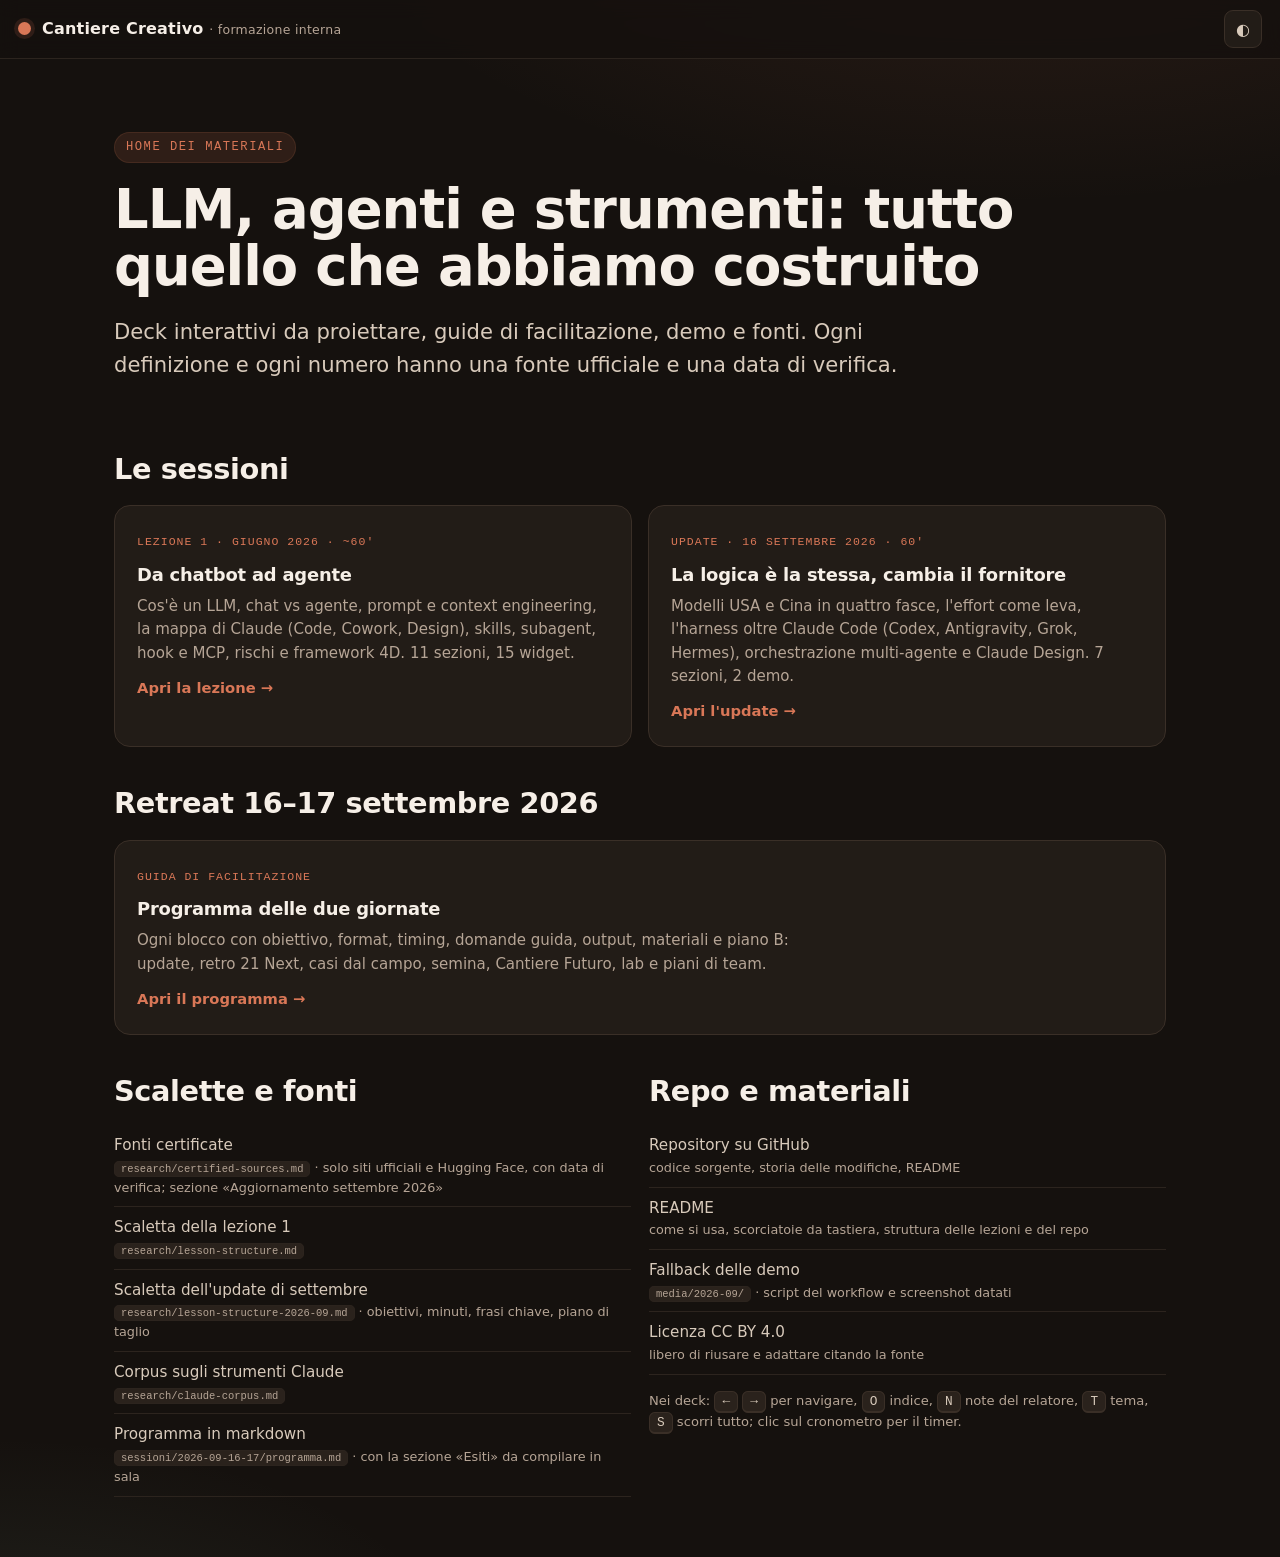
<file: index.html>
<!doctype html>
<html lang="it" data-theme="dark">
<head>
  <meta charset="utf-8" />
  <meta name="viewport" content="width=device-width, initial-scale=1" />
  <title>Formazione interna · LLM, agenti e strumenti</title>
  <meta name="description" content="Home dei materiali di formazione interna di Cantiere Creativo: lezione di giugno 2026 su LLM e agenti, update di settembre 2026 su modelli, harness, orchestrazione e Claude Design, programma del retreat, demo, fonti." />
  <link rel="stylesheet" href="./site/styles.css" />
  <link rel="icon" href="data:image/svg+xml,<svg xmlns='http://www.w3.org/2000/svg' viewBox='0 0 100 100'><circle cx='50' cy='50' r='42' fill='%23d97757'/></svg>" />
  <style>
    .deck { padding-top: 62px; }
    .slide { display: block; min-height: auto; padding-bottom: 60px; animation: none; }
    .home-cover { padding: 30px 0 10px; }
    .cards { display: grid; grid-template-columns: repeat(auto-fit, minmax(280px, 1fr)); gap: 16px; margin-top: 14px; }
    a.card { display: block; text-decoration: none; color: inherit; transition: border-color .2s, transform .2s; }
    a.card:hover { border-color: var(--clay); transform: translateY(-2px); }
    .card .k { font-family: var(--mono); font-size: .72rem; color: var(--clay); letter-spacing: 1px; text-transform: uppercase; }
    .card h3 { margin: 8px 0 6px; }
    .card p { margin: 0; color: var(--muted-2); font-size: .94rem; }
    .card .go { display: inline-block; margin-top: 12px; color: var(--clay); font-weight: 600; font-size: .92rem; }
    .list a { display: block; text-decoration: none; color: var(--ink-soft); padding: 9px 0; border-bottom: 1px solid var(--line-soft); font-size: .95rem; }
    .list a:hover { color: var(--clay); }
    .list a small { display: block; color: var(--muted-2); font-size: .8rem; }
    .list a code { font-size: .82em; }
    .theme-hint { color: var(--muted-2); font-size: .82rem; }
  </style>
</head>
<body>
  <header class="topbar">
    <div class="brand"><span class="dot"></span><span>Cantiere Creativo <small>· formazione interna</small></span></div>
    <div class="spacer"></div>
    <button class="iconbtn" id="btn-theme" title="Tema chiaro / scuro">◐</button>
  </header>

  <main class="deck">
    <section class="slide">
      <div class="home-cover">
        <span class="kicker">Home dei materiali</span>
        <h1 class="slide-title">LLM, agenti e strumenti: tutto quello che abbiamo costruito</h1>
        <p class="lead">Deck interattivi da proiettare, guide di facilitazione, demo e fonti. Ogni definizione e ogni numero hanno una fonte ufficiale e una data di verifica.</p>
      </div>

      <h2>Le sessioni</h2>
      <div class="cards">
        <a class="card flat" href="./site/index.html">
          <span class="k">Lezione 1 · giugno 2026 · ~60′</span>
          <h3>Da chatbot ad agente</h3>
          <p>Cos'è un LLM, chat vs agente, prompt e context engineering, la mappa di Claude (Code, Cowork, Design), skills, subagent, hook e MCP, rischi e framework 4D. 11 sezioni, 15 widget.</p>
          <span class="go">Apri la lezione →</span>
        </a>
        <a class="card flat" href="./sessioni/2026-09-16-17/deck/index.html">
          <span class="k">Update · 16 settembre 2026 · 60′</span>
          <h3>La logica è la stessa, cambia il fornitore</h3>
          <p>Modelli USA e Cina in quattro fasce, l'effort come leva, l'harness oltre Claude Code (Codex, Antigravity, Grok, Hermes), orchestrazione multi-agente e Claude Design. 7 sezioni, 2 demo.</p>
          <span class="go">Apri l'update →</span>
        </a>
      </div>

      <h2>Retreat 16–17 settembre 2026</h2>
      <div class="cards">
        <a class="card flat" href="./sessioni/2026-09-16-17/index.html">
          <span class="k">Guida di facilitazione</span>
          <h3>Programma delle due giornate</h3>
          <p>Ogni blocco con obiettivo, format, timing, domande guida, output, materiali e piano B: update, retro 21 Next, casi dal campo, semina, Cantiere Futuro, lab e piani di team.</p>
          <span class="go">Apri il programma →</span>
        </a>
      </div>

      <div class="grid cols-2" style="margin-top:34px">
        <div>
          <h2 style="margin-top:0">Scalette e fonti</h2>
          <div class="list">
            <a href="https://github.com/matteoscurati/cc-claude-course/blob/main/research/certified-sources.md">Fonti certificate<small><code>research/certified-sources.md</code> · solo siti ufficiali e Hugging Face, con data di verifica; sezione «Aggiornamento settembre 2026»</small></a>
            <a href="https://github.com/matteoscurati/cc-claude-course/blob/main/research/lesson-structure.md">Scaletta della lezione 1<small><code>research/lesson-structure.md</code></small></a>
            <a href="https://github.com/matteoscurati/cc-claude-course/blob/main/research/lesson-structure-2026-09.md">Scaletta dell'update di settembre<small><code>research/lesson-structure-2026-09.md</code> · obiettivi, minuti, frasi chiave, piano di taglio</small></a>
            <a href="https://github.com/matteoscurati/cc-claude-course/blob/main/research/claude-corpus.md">Corpus sugli strumenti Claude<small><code>research/claude-corpus.md</code></small></a>
            <a href="https://github.com/matteoscurati/cc-claude-course/blob/main/sessioni/2026-09-16-17/programma.md">Programma in markdown<small><code>sessioni/2026-09-16-17/programma.md</code> · con la sezione «Esiti» da compilare in sala</small></a>
          </div>
        </div>
        <div>
          <h2 style="margin-top:0">Repo e materiali</h2>
          <div class="list">
            <a href="https://github.com/matteoscurati/cc-claude-course">Repository su GitHub<small>codice sorgente, storia delle modifiche, README</small></a>
            <a href="https://github.com/matteoscurati/cc-claude-course/blob/main/README.md">README<small>come si usa, scorciatoie da tastiera, struttura delle lezioni e del repo</small></a>
            <a href="https://github.com/matteoscurati/cc-claude-course/tree/main/media/2026-09">Fallback delle demo<small><code>media/2026-09/</code> · script del workflow e screenshot datati</small></a>
            <a href="https://github.com/matteoscurati/cc-claude-course/blob/main/LICENSE">Licenza CC BY 4.0<small>libero di riusare e adattare citando la fonte</small></a>
          </div>
          <p class="theme-hint" style="margin-top:16px">Nei deck: <kbd>←</kbd> <kbd>→</kbd> per navigare, <kbd>O</kbd> indice, <kbd>N</kbd> note del relatore, <kbd>T</kbd> tema, <kbd>S</kbd> scorri tutto; clic sul cronometro per il timer.</p>
        </div>
      </div>
    </section>
  </main>

  <script>
    (function () {
      var root = document.documentElement, b = document.getElementById("btn-theme");
      b.addEventListener("click", function () {
        root.dataset.theme = root.dataset.theme === "light" ? "dark" : "light";
        b.classList.toggle("active", root.dataset.theme === "light");
      });
    })();
  </script>
</body>
</html>
</file>
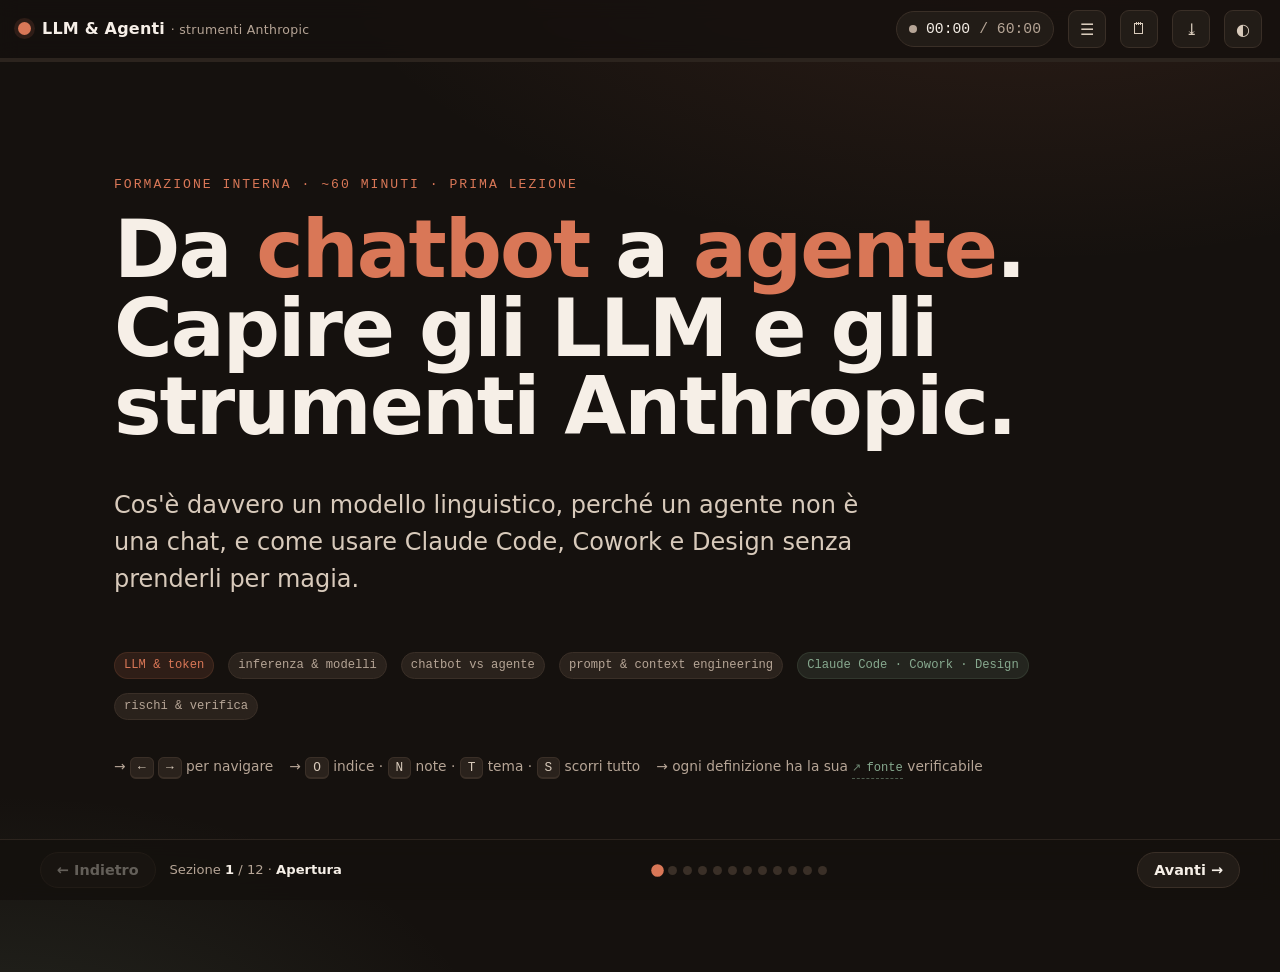
<file: site/index.html>
<!doctype html>
<html lang="it" data-theme="dark">
<head>
  <meta charset="utf-8" />
  <meta name="viewport" content="width=device-width, initial-scale=1" />
  <title>Corso · LLM, Agenti e gli strumenti Anthropic</title>
  <meta name="description" content="Mini-sito interattivo per una lezione di ~60 minuti su LLM, agenti e gli strumenti Anthropic: Claude Code, Cowork e Design. Ogni definizione con fonte verificabile." />
  <link rel="stylesheet" href="styles.css" />
  <link rel="icon" href="data:image/svg+xml,<svg xmlns='http://www.w3.org/2000/svg' viewBox='0 0 100 100'><circle cx='50' cy='50' r='42' fill='%23d97757'/></svg>" />
</head>
<body>

  <!-- ============================================================ TOPBAR -->
  <header class="topbar">
    <div class="brand">
      <span class="dot"></span>
      <span>LLM &amp; Agenti <small>· strumenti Anthropic</small></span>
    </div>
    <div class="spacer"></div>
    <div class="timer" id="timer" title="Click per avviare / fermare il cronometro della lezione">
      <span class="t-state"></span>
      <span class="t-elapsed">00:00</span>
      <span class="t-target">/ 60:00</span>
    </div>
    <button class="iconbtn" id="btn-overview" title="Indice delle sezioni (O)">☰</button>
    <button class="iconbtn" id="btn-notes" title="Note del relatore (N)">🗒</button>
    <button class="iconbtn" id="btn-mode" title="Modalità scorrimento / presentazione (S)">⤓</button>
    <button class="iconbtn" id="btn-theme" title="Tema chiaro / scuro (T)">◐</button>
  </header>

  <div class="progress"><i id="progressbar"></i></div>

  <!-- ============================================================ DECK -->
  <main class="deck" id="deck">

    <!-- ===================================================== SLIDE 0: COVER -->
    <section class="slide" data-title="Apertura" data-time="—"
      data-notes="Benvenuto. Obiettivo della call: dare un modello mentale solido, non rendere tutti esperti. Dì subito che il sito è interattivo: useremo slider, diagrammi, tokenizer e un terminale dal vivo. Invita a interrompere con domande. Spiega la navigazione: frecce o pulsanti in basso.">
      <div class="cover">
        <span class="eyebrow">Formazione interna · ~60 minuti · prima lezione</span>
        <h1>Da <em>chatbot</em> a <em>agente</em>.<br />Capire gli LLM e gli strumenti Anthropic.</h1>
        <p class="sub">Cos'è davvero un modello linguistico, perché un agente non è una chat, e come usare Claude Code, Cowork e Design senza prenderli per magia.</p>
        <div class="meta-row">
          <span class="pill clay">LLM &amp; token</span>
          <span class="pill">inferenza &amp; modelli</span>
          <span class="pill">chatbot vs agente</span>
          <span class="pill">prompt &amp; context engineering</span>
          <span class="pill sage">Claude Code · Cowork · Design</span>
          <span class="pill">rischi &amp; verifica</span>
        </div>
        <div class="hint">
          <span>→ <kbd>←</kbd> <kbd>→</kbd> per navigare</span>
          <span>→ <kbd>O</kbd> indice · <kbd>N</kbd> note · <kbd>T</kbd> tema · <kbd>S</kbd> scorri tutto</span>
          <span>→ ogni definizione ha la sua <span class="src" style="pointer-events:none">fonte</span> verificabile</span>
        </div>
      </div>
    </section>

    <!-- ===================================================== SLIDE 1: LLM -->
    <section class="slide" data-title="Cos'è un LLM" data-time="8 min"
      data-notes="Concetto guida: un LLM predice il pezzo di testo successivo più probabile, non 'sa' la verità. Fai scrivere una frase nel tokenizer e mostra che il testo è spezzato in token. Poi usa la predizione next-token: muovi la temperatura e mostra come cambia la creatività/casualità. Frase chiave da pronunciare: 'genera risposte plausibili, non verità garantite'.">
      <span class="kicker"><span class="num">01</span> · Cos'è un LLM · <span class="time">8 min</span></span>
      <h1 class="slide-title">Cos'è un LLM, e perché non è magia</h1>
      <p class="lead">Un Large Language Model lavora su <strong>token</strong> e fa una cosa sola, tantissime volte: prevede il pezzo di testo successivo più probabile.</p>

      <div class="def">
        <span class="deftag">Definizione</span>
        <div class="term">Large Language Model (LLM)</div>
        <p>Un modello addestrato su grandi quantità di testo che genera linguaggio prevedendo, un token alla volta, la continuazione più probabile date le istruzioni e il contesto. Non interroga un database della verità: produce testo plausibile.</p>
        <div class="src-row">
          <a class="src" href="https://docs.anthropic.com/en/docs/resources/glossary" target="_blank" rel="noopener">Anthropic — Glossary</a>
          <a class="src" href="https://developers.google.com/machine-learning/crash-course/llm/transformers" target="_blank" rel="noopener">Google ML Crash Course — LLM/Transformers</a>
        </div>
      </div>

      <div class="grid cols-2">
        <div class="def">
          <span class="deftag">Definizione</span>
          <div class="term">Token</div>
          <p>L'unità minima con cui il modello legge e scrive: un pezzo di parola, una parola corta, un simbolo. Il testo viene "spezzato" in token prima di essere elaborato.</p>
          <div class="src-row">
            <a class="src" href="https://docs.anthropic.com/en/docs/resources/glossary" target="_blank" rel="noopener">Anthropic — Glossary</a>
          </div>
        </div>
        <div class="def">
          <span class="deftag">Definizione</span>
          <div class="term">Context window</div>
          <p>La "memoria di lavoro" di una sessione: tutto ciò che il modello ha davanti adesso — istruzioni, file letti, risultati di strumenti, cronologia. Ha un limite di token.</p>
          <div class="src-row">
            <a class="src" href="https://docs.anthropic.com/en/docs/build-with-claude/context-windows" target="_blank" rel="noopener">Anthropic — Context windows</a>
          </div>
        </div>
      </div>

      <!-- WIDGET: Tokenizer -->
      <div class="widget" id="w-tokenizer">
        <div class="widget-head">
          <span class="try">Prova tu</span>
          <span class="w-title">Tokenizer — come il modello "vede" il tuo testo</span>
          <span class="w-hint">scrivi qualcosa e guarda i token</span>
        </div>
        <div class="field">
          <textarea id="tok-input" rows="2" spellcheck="false">Un LLM non sa: prevede il prossimo token più probabile.</textarea>
        </div>
        <div class="tok-out" id="tok-out" aria-live="polite"></div>
        <div class="tok-stats">
          <div class="stat"><div class="big" id="tok-count">0</div><div class="lbl">token (stima)</div></div>
          <div class="stat"><div class="big" id="tok-chars">0</div><div class="lbl">caratteri</div></div>
          <div class="stat"><div class="big" id="tok-words">0</div><div class="lbl">parole</div></div>
        </div>
        <p class="note">Stima didattica: la tokenizzazione reale usa algoritmi tipo BPE e dipende dal modello. Regola pratica diffusa: ~4 caratteri ≈ 1 token in testi latini. Fonte: <a class="src" href="https://docs.anthropic.com/en/docs/build-with-claude/context-windows" target="_blank" rel="noopener">Anthropic — Context windows</a></p>
      </div>

      <!-- WIDGET: Next token prediction -->
      <div class="widget" id="w-predict">
        <div class="widget-head">
          <span class="try">Prova tu</span>
          <span class="w-title">Predizione del prossimo token</span>
          <span class="w-hint">il modello assegna probabilità; la temperatura decide quanto "osa"</span>
        </div>
        <div class="chips" style="margin-bottom:14px">
          <div class="seg" id="pred-examples"></div>
        </div>
        <div class="pred-ctx" id="pred-ctx"></div>
        <div class="predbars" id="pred-bars"></div>
        <div class="chips" style="margin-top:18px; gap:16px">
          <button class="btn" id="pred-sample">🎲 Campiona un token</button>
          <button class="btn ghost small" id="pred-reset">reset</button>
          <label style="display:flex;align-items:center;gap:10px;font-size:.85rem;color:var(--muted-2)">
            temperatura <input type="range" id="pred-temp" min="0.1" max="1.5" step="0.05" value="0.7" style="width:160px">
            <b id="pred-temp-val" style="font-family:var(--mono);color:var(--clay)">0.70</b>
          </label>
        </div>
        <p class="note">Temperatura bassa = sceglie quasi sempre il token più probabile (output prevedibile). Temperatura alta = appiattisce le probabilità (output più vario, più rischio di errori). Fonti: <a class="src" href="https://developers.google.com/machine-learning/crash-course/llm/transformers" target="_blank" rel="noopener">Google ML Crash Course</a> · <a class="src" href="https://docs.anthropic.com/en/docs/resources/glossary" target="_blank" rel="noopener">Anthropic — Glossary</a></p>
      </div>

      <h2>Cosa portare a casa</h2>
      <div class="grid cols-3">
        <div class="card flat"><h3>📦 Token</h3><p>Tutto è testo spezzato in pezzi. Anche i tuoi file e le istruzioni.</p></div>
        <div class="card flat"><h3>🎯 Predizione</h3><p>Genera il continuazione probabile, non recupera fatti certi.</p></div>
        <div class="card flat"><h3>⚠️ Può sbagliare</h3><p>Convincente ≠ corretto. Hallucination, lacune, output incompleto.</p></div>
      </div>

      <blockquote class="quote">Un LLM non "sa" nel senso umano: genera risposte plausibili sulla base di contesto, istruzioni e conoscenza appresa.</blockquote>
      <p class="note">Limiti chiave (hallucination, conoscenza datata, context window come memoria limitata, steerability): <a class="src" href="https://www.anthropic.com/research/mapping-mind-language-model" target="_blank" rel="noopener">Anthropic — Mapping the Mind of a LLM</a> · <a class="src" href="https://stanford-cs324.github.io/winter2022/" target="_blank" rel="noopener">Stanford CS324</a></p>
    </section>

    <!-- ===================================================== SLIDE 1b: INFERENZA & MODELLI -->
    <section class="slide" data-title="Inferenza &amp; modelli" data-time="7 min"
      data-notes="Due concetti. Inferenza: il modello GIÀ addestrato genera l'output un token alla volta — è ciò che attendi (latenza) e che paghi (token). Modelli: «Claude» non è un modello solo, è una famiglia (Opus, Sonnet, Haiku). Fai muovere il selettore e mostra il triangolo capacità/velocità/costo. Frase chiave: «più capace non vuol dire sempre meglio — per un task semplice un modello piccolo è più adatto, più veloce e più economico». Accenna al fatto che i modelli recenti possono «pensare» di più prima di rispondere: più token e più tempo, ma più qualità sui task difficili.">
      <span class="kicker"><span class="num">02</span> · Inferenza &amp; modelli · <span class="time">7 min</span></span>
      <h1 class="slide-title">Inferenza e modelli: cosa succede quando «pensa»</h1>
      <p class="lead">Usare Claude significa fare <strong>inferenza</strong>: un modello <em>già addestrato</em> genera la risposta, un token alla volta. E «Claude» non è un modello solo — è una <strong>famiglia</strong>, e scegliere quello giusto cambia qualità, velocità e costo.</p>

      <div class="grid cols-2">
        <div class="def">
          <span class="deftag">Definizione</span>
          <div class="term">Inferenza</div>
          <p>Il processo con cui un modello <strong>già addestrato</strong> genera output a partire da un input: nessun nuovo apprendimento, solo applicazione di ciò che ha appreso, un token alla volta. È ciò che <em>attendi</em> (latenza) e ciò che <em>paghi</em> (token in input + output) a ogni richiesta.</p>
          <div class="src-row">
            <a class="src" href="https://docs.anthropic.com/en/docs/resources/glossary" target="_blank" rel="noopener">Anthropic — Glossary</a>
          </div>
        </div>
        <div class="def">
          <span class="deftag">Definizione</span>
          <div class="term">Modello</div>
          <p>Una specifica versione addestrata, con dimensioni, capacità, velocità e costo propri. Claude è una <strong>famiglia</strong> di modelli (linee <em>Opus</em>, <em>Sonnet</em>, <em>Haiku</em>): stessa «intelligenza» di base, equilibri diversi.</p>
          <div class="src-row">
            <a class="src" href="https://docs.anthropic.com/en/docs/about-claude/models/overview" target="_blank" rel="noopener">Anthropic — Models overview</a>
          </div>
        </div>
      </div>

      <h2>Tre linee, tre equilibri</h2>
      <div class="grid cols-3">
        <div class="card flat">
          <h3>🧠 Opus</h3>
          <p>La <strong>massima capacità</strong>: ragionamento profondo, lavori difficili e agentici di lunga durata. Più lento e più costoso — lo usi quando la difficoltà del task lo richiede.</p>
        </div>
        <div class="card flat">
          <h3>⚖️ Sonnet</h3>
          <p>Il <strong>miglior equilibrio</strong> tra capacità e velocità. Spesso la scelta «di default» per il lavoro di produzione ad alto volume.</p>
        </div>
        <div class="card flat">
          <h3>⚡ Haiku</h3>
          <p>Il <strong>più veloce ed economico</strong>: task semplici, classificazione, estrazione, alta frequenza. Quando velocità e costo contano più della profondità.</p>
        </div>
      </div>
      <p class="note" style="margin-top:10px">Nomi e versioni correnti delle linee: <a class="src" href="https://docs.anthropic.com/en/docs/about-claude/models/overview" target="_blank" rel="noopener">Anthropic — Models overview</a></p>

      <!-- WIDGET: model chooser -->
      <div class="widget" id="w-models">
        <div class="widget-head">
          <span class="try">Interattivo</span>
          <span class="w-title">Scegli un modello: cosa cambia?</span>
          <span class="w-hint">capacità ↔ velocità ↔ costo: non puoi massimizzare tutto</span>
        </div>
        <div class="seg" id="model-tiers"></div>
        <div class="meters" id="model-meters" style="margin-top:18px"></div>
        <div class="dpanel card flat" id="model-rec" style="margin-top:14px"></div>
        <p class="note">Valori illustrativi per dare l'intuizione delle proporzioni, non un listino: capacità, velocità e prezzo reali dipendono dal modello specifico. Fonti: <a class="src" href="https://docs.anthropic.com/en/docs/about-claude/models/overview" target="_blank" rel="noopener">Models overview</a> · <a class="src" href="https://docs.anthropic.com/en/docs/about-claude/pricing" target="_blank" rel="noopener">Pricing</a></p>
      </div>

      <div class="callout tip">
        <span class="c-ico">🎯</span>
        <div><strong>Più capace non vuol dire sempre meglio.</strong> Per un task semplice, un modello grande è solo più lento e più costoso. La scelta giusta parte dal task: profondità richiesta, volume, latenza accettabile, budget.</div>
      </div>

      <div class="callout">
        <span class="c-ico">💭</span>
        <div>I modelli recenti possono <strong>«pensare» di più prima di rispondere</strong> (extended / adaptive thinking): più token e più tempo, ma risposte migliori sui problemi difficili. È un'altra leva dello stesso compromesso qualità ↔ costo ↔ latenza.
        <div class="src-row"><a class="src" href="https://docs.anthropic.com/en/docs/build-with-claude/extended-thinking" target="_blank" rel="noopener">Anthropic — Extended thinking</a></div></div>
      </div>
    </section>

    <!-- ===================================================== SLIDE 2: CHAT → AGENTE -->
    <section class="slide" data-title="Da chat ad agente" data-time="8 min"
      data-notes="Mostra la scala: chatbot → assistant → tool-using → agente. Il salto vero è 'usa strumenti e lavora in loop'. Fai cliccare il diagramma del loop: gather context → act → verify → repeat. Esempio concreto: 'scrivimi una mail' (chat) vs 'leggi i documenti, estrai, confronta, crea il file' (agente). Prima di passare oltre, chiedi all'aula ad alta voce: cosa rende 'agente' un sistema?">
      <span class="kicker"><span class="num">03</span> · Da chat ad agente · <span class="time">8 min</span></span>
      <h1 class="slide-title">Da chat ad agente</h1>
      <p class="lead">Lo stesso modello, usato in modi diversi. Il salto non è "prompt migliori": è passare dal <strong>rispondere</strong> al <strong>lavorare su un obiettivo</strong> usando strumenti.</p>

      <div class="ladder">
        <div class="rung"><span class="lvl">1</span><span class="r-name">Chatbot</span><span class="r-desc">Risponde a domande, una alla volta.</span></div>
        <div class="rung"><span class="lvl">2</span><span class="r-name">Assistant</span><span class="r-desc">Segue istruzioni e mantiene il contesto della conversazione.</span></div>
        <div class="rung"><span class="lvl">3</span><span class="r-name">Tool-using AI</span><span class="r-desc">Usa strumenti: file, web, database, API.</span></div>
        <div class="rung"><span class="lvl">4</span><span class="r-name">Agente</span><span class="r-desc">Riceve un obiettivo, pianifica, agisce, verifica e itera.</span></div>
      </div>

      <div class="grid cols-2">
        <div class="def">
          <span class="deftag">Definizione</span>
          <div class="term">Agente</div>
          <p>Un sistema in cui il modello dirige dinamicamente il proprio processo e l'uso degli strumenti: persegue un obiettivo, mantiene stato/contesto e completa task multi-step — non si limita a rispondere.</p>
          <div class="src-row">
            <a class="src" href="https://www.anthropic.com/engineering/building-effective-agents" target="_blank" rel="noopener">Anthropic — Building effective agents</a>
            <a class="src" href="https://cloud.google.com/discover/what-are-ai-agents" target="_blank" rel="noopener">Google Cloud — What are AI agents?</a>
          </div>
        </div>
        <div class="def">
          <span class="deftag">Distinzione utile</span>
          <div class="term">Workflow ≠ Agente</div>
          <p>Nei <em>workflow</em> i passi sono predefiniti. In un <em>agente</em> è il modello a decidere dinamicamente cosa fare e quali strumenti usare. Spesso non serve un agente: basta una buona chiamata con il contesto giusto.</p>
          <div class="src-row">
            <a class="src" href="https://www.anthropic.com/engineering/building-effective-agents" target="_blank" rel="noopener">Anthropic — Building effective agents</a>
          </div>
        </div>
      </div>

      <!-- WIDGET: Loop diagram -->
      <div class="widget" id="w-loop">
        <div class="widget-head">
          <span class="try">Interattivo</span>
          <span class="w-title">Chatbot lineare vs loop dell'agente</span>
          <span class="w-hint">cambia modalità e avanza passo passo</span>
        </div>
        <div class="chips" style="margin-bottom:18px">
          <div class="seg" id="loop-mode">
            <button data-mode="chat" class="on">💬 Chatbot</button>
            <button data-mode="agent">🤖 Agente</button>
          </div>
          <button class="btn small" id="loop-step">▶ Passo successivo</button>
          <button class="btn ghost small" id="loop-reset">reset</button>
        </div>
        <div class="loop-stage" id="loop-stage"></div>
        <div class="loop-caption" id="loop-caption"></div>
        <p class="note">Il loop "gather context → take action → verify results → repeat" è il modo in cui lavora un agente di coding come Claude Code. Fonte: <a class="src" href="https://code.claude.com/docs/en/how-claude-code-works" target="_blank" rel="noopener">Claude Code — How Claude Code works</a></p>
      </div>

      <div class="callout tip">
        <span class="c-ico">💡</span>
        <div>
          <strong>Esempio concreto.</strong><br />
          <em>Chat:</em> «Scrivimi una mail.» &nbsp;→&nbsp; risposta singola.<br />
          <em>Agente:</em> «Leggi questi documenti, estrai i punti rilevanti, prepara una bozza, confrontala con lo storico, crea il file finale.» &nbsp;→&nbsp; task multi-step con strumenti e verifica.
        </div>
      </div>

    </section>

    <!-- ===================================================== SLIDE 3: PROMPT & CONTEXT -->
    <section class="slide" data-title="Prompt &amp; Context engineering" data-time="10 min"
      data-notes="Due idee distinte: prompt engineering = COME chiedi; context engineering = COSA metti a disposizione. Usa il prompt builder dal vivo con un esempio reale (es. mail a cliente arrabbiato). Poi lo slider del costo del contesto: più contesto = più token = più costo, più latenza, più rischio di confusione. Frase chiave: 'il contesto è carburante, ma anche peso'.">
      <span class="kicker"><span class="num">04</span> · Prompt &amp; Context engineering · <span class="time">10 min</span></span>
      <h1 class="slide-title">Chiedere bene, e dare il contesto giusto</h1>

      <div class="grid cols-2">
        <div class="def">
          <span class="deftag">Definizione</span>
          <div class="term">Prompt engineering</div>
          <p><strong>Come</strong> scrivi le istruzioni: ruolo, obiettivo, contesto, vincoli, esempi, formato di output e criteri di successo. Per prompt importanti, si testano con esempi/eval.</p>
          <div class="src-row">
            <a class="src" href="https://docs.anthropic.com/en/docs/build-with-claude/prompt-engineering/overview" target="_blank" rel="noopener">Anthropic — Prompt engineering</a>
            <a class="src" href="https://developers.openai.com/api/docs/guides/prompt-engineering" target="_blank" rel="noopener">OpenAI — Prompt engineering</a>
          </div>
        </div>
        <div class="def">
          <span class="deftag">Definizione</span>
          <div class="term">Context engineering</div>
          <p><strong>Cosa</strong> metti, mantieni, recuperi, comprimi o isoli nel contesto disponibile al modello durante un task: documenti, esempi, regole, dati aggiornati, memoria, strumenti.</p>
          <div class="src-row">
            <a class="src" href="https://www.anthropic.com/engineering/effective-context-engineering-for-ai-agents" target="_blank" rel="noopener">Anthropic — Effective context engineering</a>
          </div>
        </div>
      </div>

      <!-- WIDGET: Prompt builder -->
      <div class="widget" id="w-prompt">
        <div class="widget-head">
          <span class="try">Prova tu</span>
          <span class="w-title">Prompt builder — costruisci un'istruzione efficace</span>
          <span class="w-hint">compila i campi: il prompt si scrive da solo e la barra valuta la completezza</span>
        </div>
        <div class="grid cols-2">
          <div>
            <div class="field"><label>🎯 Obiettivo</label><input type="text" data-pf="Obiettivo" value="Scrivere una mail a un cliente"></div>
            <div class="field"><label>🧭 Contesto</label><input type="text" data-pf="Contesto" value="Il progetto è in ritardo di 3 giorni per un problema tecnico"></div>
            <div class="field"><label>⛔ Vincoli</label><input type="text" data-pf="Vincoli" value="Tono professionale e trasparente, non difensivo. Max 180 parole"></div>
          </div>
          <div>
            <div class="field"><label>📄 Formato desiderato</label><input type="text" data-pf="Formato" value="Email pronta da inviare, con oggetto"></div>
            <div class="field"><label>✅ Criteri di qualità</label><input type="text" data-pf="Criteri" value="Chiara, empatica, propone un prossimo passo concreto"></div>
            <div class="field"><label>🚫 Cosa evitare</label><input type="text" data-pf="Evita" value="Non promettere date certe"></div>
          </div>
        </div>
        <h3 style="margin-top:6px">Prompt generato</h3>
        <pre><code id="prompt-out"></code></pre>
        <div class="meter" style="grid-template-columns:160px 1fr 96px">
          <span class="mlbl">Completezza prompt</span>
          <div class="mtrack"><div class="mfill" id="prompt-score-fill" style="width:0;background:var(--clay)"></div></div>
          <span class="mval" id="prompt-score">0 / 6</span>
        </div>
        <p class="note">Schema da fonti ufficiali: includere ruolo/obiettivo, contesto, vincoli, esempi, formato di output e criteri di successo. <a class="src" href="https://docs.anthropic.com/en/docs/build-with-claude/prompt-engineering/overview" target="_blank" rel="noopener">Anthropic</a> · <a class="src" href="https://ai.google.dev/gemini-api/docs/prompting-strategies" target="_blank" rel="noopener">Google Gemini — prompt design</a></p>
      </div>

      <h2>Il contesto è carburante, ma anche peso</h2>
      <p>Ogni file, istruzione, risultato di strumento o pezzo di cronologia che entra nella richiesta <strong>consuma token</strong>. Più contesto significa più costo, più latenza e — se è irrilevante — più rischio di confusione.</p>

      <!-- WIDGET: Context cost -->
      <div class="widget" id="w-cost">
        <div class="widget-head">
          <span class="try">Interattivo</span>
          <span class="w-title">Quanto pesa il contesto?</span>
          <span class="w-hint">muovi lo slider: token in input → costo, latenza, rischio di drift</span>
        </div>
        <label style="display:flex;align-items:center;gap:12px;font-size:.9rem;color:var(--muted-2);flex-wrap:wrap">
          Contesto in input
          <input type="range" id="cost-range" min="1" max="200" step="1" value="12" style="flex:1;min-width:200px">
          <b id="cost-tokens" style="font-family:var(--mono);color:var(--clay)">12k token</b>
        </label>
        <div class="meters" id="cost-meters" style="margin-top:18px"></div>
        <p class="note">Valori illustrativi per dare l'intuizione delle proporzioni, non un listino. Più contesto = più token di input = più costo/latenza; il contesto irrilevante aumenta il rischio di drift. Fonti: <a class="src" href="https://docs.anthropic.com/en/docs/build-with-claude/context-windows" target="_blank" rel="noopener">Anthropic — Context windows</a> · <a class="src" href="https://code.claude.com/docs/en/context-window" target="_blank" rel="noopener">Claude Code — Context window</a></p>
      </div>

      <div class="callout">
        <span class="c-ico">🧹</span>
        <div><strong>Regola pratica.</strong> Se non sapresti spiegare in 30 secondi cosa c'è ancora di utile nella conversazione, probabilmente è ora di pulire il contesto: riassumi (fatti, decisioni, vincoli, prossimi passi) e riparti pulito.
        <div class="src-row"><a class="src" href="https://code.claude.com/docs/en/memory" target="_blank" rel="noopener">Claude Code — Memory</a> <a class="src" href="https://www.anthropic.com/engineering/effective-context-engineering-for-ai-agents" target="_blank" rel="noopener">Anthropic — Context engineering</a></div>
        </div>
      </div>
    </section>

    <!-- ===================================================== SLIDE 4: MAPPA CLAUDE -->
    <section class="slide" data-title="Mappa Claude" data-time="15 min"
      data-notes="È il blocco centrale. Apri ogni card una alla volta. Messaggio cardine: non esiste UN solo uso dell'AI, esistono superfici diverse per lavori diversi. Per Claude Code spiega il loop e i permission modes (fai cliccare i modi). Per Cowork i 5 criteri del task adatto. Per Design: 'non fammi un'immagine', ma artefatto modificabile e iterabile. Skills e MCP li approfondiamo nella sezione successiva.">
      <span class="kicker"><span class="num">05</span> · Mappa Claude · <span class="time">14 min</span></span>
      <h1 class="slide-title">Una mappa di Claude: Chat, Code, Cowork, Design</h1>
      <p class="lead">Non esiste un solo modo di usare l'AI. Esistono <strong>superfici diverse per tipi di lavoro diversi</strong>. Clicca una card per espanderla.</p>

      <!-- WIDGET: surfaces -->
      <div class="surf-grid" id="surfaces"></div>
      <p class="note" style="margin-top:14px">Panoramica strumenti: <a class="src" href="https://claude.com/product/overview" target="_blank" rel="noopener">Claude — Product overview</a></p>

      <h2>Artifacts — quando l'output diventa un oggetto</h2>
      <div class="def">
        <span class="deftag">Definizione</span>
        <div class="term">Artifact</div>
        <p>Un contenuto sostanzioso e autonomo che Claude apre in una <strong>finestra dedicata</strong>, accanto alla conversazione: «trasforma le idee in app, strumenti o contenuti condivisibili». Claude lo crea automaticamente quando l'output è significativo e auto-contenuto (in genere oltre ~15 righe) e probabilmente vorrai modificarlo, riusarlo o riferirti ad esso.</p>
        <div class="src-row">
          <a class="src" href="https://support.claude.com/en/articles/9487310-what-are-artifacts-and-how-do-i-use-them" target="_blank" rel="noopener">Claude — What are Artifacts</a>
        </div>
      </div>
      <div class="grid cols-2">
        <div class="card flat">
          <h3>Cosa può diventare un artifact</h3>
          <div class="chips">
            <span class="pill">documenti (Markdown)</span>
            <span class="pill">snippet di codice</span>
            <span class="pill clay">siti HTML single-page</span>
            <span class="pill">immagini SVG</span>
            <span class="pill">diagrammi &amp; flowchart</span>
            <span class="pill sage">componenti React interattivi</span>
          </div>
          <p class="note">Proprio come questo mini-sito: un artefatto interattivo, non una risposta di testo.</p>
        </div>
        <div class="card flat">
          <h3>Cosa puoi farci</h3>
          <ul>
            <li><strong>modificare e iterare</strong>: editing in-place o via chat, con selettore delle versioni;</li>
            <li><strong>condividere e pubblicare</strong>: link pubblico o all'organizzazione, copia/scarica;</li>
            <li><strong>renderli interattivi</strong>: stato persistente e connessione a servizi esterni via MCP.</li>
          </ul>
          <div class="src-row"><a class="src" href="https://support.claude.com/en/articles/9487310-what-are-artifacts-and-how-do-i-use-them" target="_blank" rel="noopener">Claude — What are Artifacts</a></div>
        </div>
      </div>
      <div class="callout">
        <span class="c-ico">🧱</span>
        <div>È il filo che lega Chat, Code e Design: l'AI non «risponde» soltanto, ma produce un <strong>oggetto modificabile, versionabile e condivisibile</strong>. La differenza tra «dammi un testo» e «costruiamo qualcosa insieme».</div>
      </div>

      <h2>Focus: Claude Code</h2>
      <div class="def">
        <span class="deftag">Definizione</span>
        <div class="term">Claude Code</div>
        <p>Un agente di coding che lavora dove vive il progetto: legge file, cerca nel codice, modifica file, esegue comandi, lancia test/build/lint e usa strumenti esterni — operando nel loop capisci → agisci → verifica. Senza strumenti Claude <em>risponde</em>; con gli strumenti <em>può agire</em>.</p>
        <div class="src-row">
          <a class="src" href="https://code.claude.com/docs/en/overview" target="_blank" rel="noopener">Claude Code — Overview</a>
          <a class="src" href="https://code.claude.com/docs/en/how-claude-code-works" target="_blank" rel="noopener">How Claude Code works</a>
        </div>
      </div>

      <h3>Come ragiona: obiettivo → loop → workflow</h3>
      <div class="grid cols-3">
        <div class="card flat">
          <h3>🎯 Goal</h3>
          <p>Gli dai un <strong>obiettivo</strong>, non micro-istruzioni passo-passo: «trova e correggi il bug del login». È lui a decidere come arrivarci.</p>
          <div class="src-row"><a class="src" href="https://www.anthropic.com/engineering/building-effective-agents" target="_blank" rel="noopener">Anthropic — Building effective agents</a></div>
        </div>
        <div class="card flat">
          <h3>🔁 Loop</h3>
          <p>Lavora in ciclo: <strong>gather context → take action → verify → repeat</strong>, finché l'obiettivo non è completo. La verifica (test/build/lint) chiude ogni giro.</p>
          <div class="src-row"><a class="src" href="https://code.claude.com/docs/en/how-claude-code-works" target="_blank" rel="noopener">How Claude Code works</a></div>
        </div>
        <div class="card flat">
          <h3>🧩 Workflow</h3>
          <p>Per task strutturati segue o compone <strong>percorsi ripetibili</strong>: routing, parallelizzazione, orchestratore-worker, evaluator-optimizer. Workflow = passi guidati; agente = decide da sé.</p>
          <div class="src-row"><a class="src" href="https://www.anthropic.com/engineering/building-effective-agents" target="_blank" rel="noopener">Building effective agents</a> <a class="src" href="https://code.claude.com/docs/en/common-workflows" target="_blank" rel="noopener">Common workflows</a></div>
        </div>
      </div>

      <div class="grid cols-2">
        <div class="card flat">
          <h3>Quando usarlo</h3>
          <ul>
            <li>«Spiegami questa codebase.»</li>
            <li>«Trova dove nasce questo bug.»</li>
            <li>«Aggiungi questa feature / scrivi i test.»</li>
            <li>«Refactorizza questo modulo / preparami una PR.»</li>
          </ul>
          <div class="src-row"><a class="src" href="https://code.claude.com/docs/en/common-workflows" target="_blank" rel="noopener">Claude Code — Common workflows</a></div>
        </div>
        <div class="card flat">
          <h3>Concetti da conoscere</h3>
          <div class="chips">
            <span class="pill">context window</span>
            <span class="pill clay">permission modes</span>
            <span class="pill">plan mode</span>
            <span class="pill"><code>CLAUDE.md</code></span>
            <span class="pill">skills</span>
            <span class="pill">subagents</span>
            <span class="pill sage">MCP</span>
          </div>
          <p class="note">Sette modi per guidare Claude Code (CLAUDE.md, rules, skills, subagents, hooks, output styles, system prompt): <a class="src" href="https://claude.com/blog/steering-claude-code-skills-hooks-rules-subagents-and-more" target="_blank" rel="noopener">Steering Claude Code</a></p>
        </div>
      </div>

      <!-- WIDGET: permission modes -->
      <div class="widget" id="w-perm">
        <div class="widget-head">
          <span class="try">Interattivo</span>
          <span class="w-title">Permission modes — autonomia ≠ perdere il controllo</span>
          <span class="w-hint">scegli un modo e vedi cosa viene fatto in automatico</span>
        </div>
        <div class="seg" id="perm-modes" style="flex-wrap:wrap"></div>
        <div class="perm-desc" id="perm-desc"></div>
        <div class="perm-view" id="perm-view"></div>
        <p class="note">Si sceglie il livello di supervisione in base al rischio. Fonte: <a class="src" href="https://code.claude.com/docs/en/permission-modes" target="_blank" rel="noopener">Claude Code — Permission modes</a></p>
      </div>

      <div class="callout">
        <span class="c-ico">🧩</span>
        <div><strong>Skills, MCP e Connectors</strong> sono i modi per <em>potenziare</em> un agente come Claude Code: li vediamo in dettaglio nella prossima sezione. Per ora basta sapere che esistono — e che trasformano «Claude risponde» in «Claude lavora dove serve».</div>
      </div>

      <h2>Focus: Cowork e Design</h2>
      <div class="grid cols-2">
        <div class="def">
          <span class="deftag">Quando usare Cowork</span>
          <div class="term">Claude Cowork</div>
          <p>Per delegare lavoro <em>non tecnico</em> multi-step che produce un deliverable (report, deck, spreadsheet, briefing). Cinque segnali che un task è adatto:</p>
          <ul style="margin:8px 0 0;padding-left:18px;color:var(--ink-soft);font-size:.92rem">
            <li>entrano più input (file, folder, connettori);</li>
            <li>esce un file/deliverable;</li>
            <li>lo rifarai (è ripetibile);</li>
            <li>sai riconoscere un buon risultato;</li>
            <li>il lavoro centrale è noioso: estrarre, riordinare, riconciliare, riformattare.</li>
          </ul>
          <p style="margin-top:10px"><strong>Azioni ricorrenti e schedulate.</strong> Cowork non è solo «una volta»: puoi <em>delegare e schedulare</em> task che si ripetono — un briefing ogni mattina da Slack/Gmail/calendario, un report periodico, un pacing di budget — così il deliverable arriva da solo a cadenza fissa (es. ogni giorno, ogni ora, ogni settimana).</p>
          <div class="src-row"><a class="src" href="https://claude.com/product/overview" target="_blank" rel="noopener">Claude — Product overview</a></div>
        </div>
        <div class="def">
          <span class="deftag">Cos'è davvero</span>
          <div class="term">Claude Design</div>
          <p>Claude applicato a output visuali e <strong>iterabili</strong>: wireframe, mockup, prototipi, presentazioni, materiali. Non è «fammi un'immagine»: è «costruiamo un artefatto visuale modificabile e iterabile», con la possibilità di passare tra design e codice.</p>
          <div class="src-row"><a class="src" href="https://claude.com/product/overview" target="_blank" rel="noopener">Claude — Product overview</a></div>
        </div>
      </div>

    </section>

    <!-- ===================================================== SLIDE 5: SKILLS / MCP -->
    <section class="slide" data-title="Skills, Subagents, Hooks &amp; MCP" data-time="9 min"
      data-notes="Idea guida: il modello conta, ma conta moltissimo l'harness intorno. Quattro modi per potenziare un agente. Skills = istruzioni/procedure riutilizzabili caricate solo quando servono. Subagents = worker isolati con contesto separato che tornano un summary (tengono pulito il contesto principale). Hooks = automazioni deterministiche su eventi (girano sempre, non dipendono dal giudizio del modello). MCP/Connectors = collegamento a dati e tool esterni. Usa i due widget interattivi. Chiudi sul rischio MCP: prompt injection, permessi e governance.">
      <span class="kicker"><span class="num">06</span> · Estendere Claude · <span class="time">9 min</span></span>
      <h1 class="slide-title">Estendere Claude: Skills, MCP e Connectors</h1>
      <p class="lead">Il modello conta, ma <strong>conta moltissimo ciò che gli metti intorno</strong>: istruzioni riutilizzabili (skills) e collegamenti al mondo reale (MCP e connectors). È qui che «Claude risponde» diventa «Claude lavora dove serve».</p>
      <p class="note">Principio di fondo: «il modello conta, ma l'harness intorno al modello conta moltissimo». Fonte: <a class="src" href="https://claude.com/blog/how-claude-code-works-in-large-codebases-best-practices-and-where-to-start" target="_blank" rel="noopener">Claude Code in large codebases</a></p>

      <!-- ===== SKILLS ===== -->
      <h2>Skills — istruzioni che Claude carica quando servono</h2>
      <div class="def">
        <span class="deftag">Definizione</span>
        <div class="term">Skill</div>
        <p>Una <strong>cartella</strong> con istruzioni, script e risorse (più un piccolo frontmatter) che Claude carica <em>on demand</em>, solo quando sono rilevanti per il task. Non è semplice markdown: è un pacchetto di conoscenza o di procedura, riutilizzabile e condivisibile nel team.</p>
        <div class="src-row">
          <a class="src" href="https://claude.com/blog/lessons-from-building-claude-code-how-we-use-skills" target="_blank" rel="noopener">Lessons from building Claude Code — skills</a>
        </div>
      </div>

      <div class="grid cols-2">
        <div class="card flat">
          <h3>Perché esistono</h3>
          <ul>
            <li><strong>Caricate solo quando servono</strong>: non pesano sempre sul contesto → meno token, meno rumore.</li>
            <li><strong>Incapsulano un playbook</strong>: una procedura ripetibile invece di rispiegarla ogni volta.</li>
            <li><strong>Condivisibili</strong>: lo stesso modo di lavorare per tutto il team.</li>
          </ul>
          <div class="src-row"><a class="src" href="https://www.anthropic.com/engineering/effective-context-engineering-for-ai-agents" target="_blank" rel="noopener">Anthropic — Context engineering</a></div>
        </div>
        <div class="card flat">
          <h3>Categorie utili</h3>
          <div class="chips">
            <span class="pill">library / API reference</span>
            <span class="pill">product verification</span>
            <span class="pill">data fetching &amp; analysis</span>
            <span class="pill">business process automation</span>
            <span class="pill">code scaffolding / templates</span>
            <span class="pill">code quality / review</span>
          </div>
          <div class="src-row"><a class="src" href="https://claude.com/blog/lessons-from-building-claude-code-how-we-use-skills" target="_blank" rel="noopener">Lessons — skills</a></div>
        </div>
      </div>

      <div class="callout tip">
        <span class="c-ico">🔑</span>
        <div><strong>La porta d'ingresso.</strong> «Se ti ritrovi a spiegare sempre la stessa cosa a Claude, quella cosa è candidata a diventare una skill.»
        <div class="src-row"><a class="src" href="https://claude.com/blog/lessons-from-building-claude-code-how-we-use-skills" target="_blank" rel="noopener">Lessons from building Claude Code — skills</a></div></div>
      </div>

      <h3>Skill o Plugin? Non sono la stessa cosa</h3>
      <div class="def">
        <span class="deftag">Definizione</span>
        <div class="term">Plugin</div>
        <p>Un <strong>pacchetto distribuibile</strong> che estende Claude Code e può impacchettare insieme più componenti — skills, subagents, hooks, server MCP (e altro) — con un manifest <code>plugin.json</code> (nome, versione, autore). Si condivide e si installa tramite <em>marketplace</em>, con skill «namespaced» (es. <code>/mio-plugin:hello</code>) per evitare conflitti.</p>
        <div class="src-row">
          <a class="src" href="https://code.claude.com/docs/en/plugins" target="_blank" rel="noopener">Claude Code — Plugins</a>
        </div>
      </div>
      <div class="grid cols-2">
        <div class="card flat">
          <h3>🧩 Skill = un mattone</h3>
          <p>Una <strong>singola capacità</strong> (cartella con <code>SKILL.md</code>) che il modello carica <em>on demand</em> quando è rilevante. Può vivere da sola in <code>.claude/</code>.</p>
        </div>
        <div class="card flat">
          <h3>📦 Plugin = la scatola</h3>
          <p>Raggruppa <strong>più componenti</strong> (skills + subagents + hooks + MCP) in un pacchetto <strong>versionabile e condivisibile</strong>, installabile con <code>/plugin install</code> da un marketplace.</p>
        </div>
      </div>
      <div class="callout">
        <span class="c-ico">📦</span>
        <div>In una frase: <strong>la skill è un singolo strumento; il plugin è la confezione installabile che ne raggruppa molti</strong> e li distribuisce al team o alla community — con versioni e aggiornamenti.
        <div class="src-row"><a class="src" href="https://code.claude.com/docs/en/plugins" target="_blank" rel="noopener">Claude Code — Plugins</a> <a class="src" href="https://code.claude.com/docs/en/discover-plugins" target="_blank" rel="noopener">Claude Code — Discover &amp; install plugins</a></div></div>
      </div>

      <!-- WIDGET: steering helper -->
      <div class="widget" id="w-steer">
        <div class="widget-head">
          <span class="try">Interattivo</span>
          <span class="w-title">Quale meccanismo mi serve?</span>
          <span class="w-hint">scegli la situazione: Claude si guida in modi diversi</span>
        </div>
        <div class="seg" id="steer-scenarios" style="flex-wrap:wrap"></div>
        <div class="dpanel card flat" id="steer-result"></div>
        <p class="note">Sette modi per guidare Claude Code (CLAUDE.md, rules, skills, subagents, hooks, output styles, append system prompt) e quando usarli. Fonte: <a class="src" href="https://claude.com/blog/steering-claude-code-skills-hooks-rules-subagents-and-more" target="_blank" rel="noopener">Steering Claude Code</a></p>
      </div>

      <!-- ===== SUBAGENTS ===== -->
      <h2>Subagents — lavoro isolato che non sporca il contesto</h2>
      <div class="def">
        <span class="deftag">Definizione</span>
        <div class="term">Subagent</div>
        <p>Un assistente <strong>isolato, con il proprio contesto separato</strong>, a cui delegare un side task o un'esplorazione lunga. Fa il suo lavoro a parte e restituisce al thread principale solo un <em>summary</em>, invece dell'intero viaggio: così la context window principale resta pulita.</p>
        <div class="src-row">
          <a class="src" href="https://docs.anthropic.com/en/docs/claude-code/sub-agents" target="_blank" rel="noopener">Anthropic — Subagents</a>
        </div>
      </div>
      <div class="grid cols-2">
        <div class="card flat">
          <h3>Quando usarli</h3>
          <ul>
            <li>esplorazioni lunghe in codebase grandi;</li>
            <li>task specializzati e ripetuti;</li>
            <li>mantenere pulito il contesto principale;</li>
            <li>far tornare un riepilogo invece di tutti i dettagli intermedi.</li>
          </ul>
        </div>
        <div class="card flat">
          <h3>Il trade-off</h3>
          <p>Il thread principale vede <strong>meno dettagli intermedi</strong>. Per task critici, chiedi al subagent evidenze o un riepilogo strutturato (cosa ha trovato, cosa ha cambiato, cosa resta da verificare).</p>
          <div class="src-row"><a class="src" href="https://docs.anthropic.com/en/docs/claude-code/sub-agents" target="_blank" rel="noopener">Anthropic — Subagents</a></div>
        </div>
      </div>

      <!-- ===== ORCHESTRAZIONE ===== -->
      <h2>Orchestrazione — coordinare più agenti verso un obiettivo</h2>
      <div class="def">
        <span class="deftag">Definizione</span>
        <div class="term">Orchestrazione</div>
        <p>Coordinare più chiamate, strumenti o <em>agenti</em> verso un obiettivo. Nel pattern <strong>orchestrator-workers</strong> «un LLM centrale scompone dinamicamente il task, delega a worker LLM e ne sintetizza i risultati» — i sottotask non sono predefiniti: li decide l'orchestratore in base all'input. Nei sistemi reali un <em>lead agent</em> coordina e delega a <em>subagent specializzati che lavorano in parallelo</em>.</p>
        <div class="src-row">
          <a class="src" href="https://www.anthropic.com/engineering/building-effective-agents" target="_blank" rel="noopener">Anthropic — Building effective agents</a>
          <a class="src" href="https://www.anthropic.com/engineering/multi-agent-research-system" target="_blank" rel="noopener">Multi-agent research system</a>
        </div>
      </div>

      <!-- WIDGET: orchestration patterns -->
      <div class="widget" id="w-orch">
        <div class="widget-head">
          <span class="try">Interattivo</span>
          <span class="w-title">I pattern di orchestrazione</span>
          <span class="w-hint">clicca un pattern · dal più semplice al più autonomo</span>
        </div>
        <div class="fourd" id="orch-grid" style="grid-template-columns:repeat(3,1fr)"></div>
        <div class="dpanel card flat" id="orch-panel"></div>
        <p class="note">Cinque pattern documentati da Anthropic. Fonte: <a class="src" href="https://www.anthropic.com/engineering/building-effective-agents" target="_blank" rel="noopener">Building effective agents</a></p>
      </div>

      <div class="grid cols-2">
        <div class="card flat">
          <h3>Dove lo vedi in Claude Code</h3>
          <ul>
            <li><strong>Subagents</strong>: worker isolati che tornano un <em>summary</em> al coordinatore, nella stessa conversazione;</li>
            <li><strong>Agent teams</strong> (sperimentale): un <em>lead</em> + teammate con task list condivisa e messaggi diretti tra loro;</li>
            <li><strong>Dynamic workflows / Workflow tool</strong>: uno script che orchestra da decine a centinaia di agenti <em>fuori</em> dal contesto della conversazione.</li>
          </ul>
          <div class="src-row"><a class="src" href="https://code.claude.com/docs/en/agents" target="_blank" rel="noopener">Claude Code — Agents</a> <a class="src" href="https://code.claude.com/docs/en/agent-teams" target="_blank" rel="noopener">Agent teams</a></div>
        </div>
        <div class="card flat">
          <h3>Workflow ≠ Agente (di nuovo)</h3>
          <p>Nei <strong>workflow</strong> i passi sono «orchestrati con percorsi di codice predefiniti»; negli <strong>agenti</strong> il modello «dirige dinamicamente il proprio processo e l'uso degli strumenti». L'orchestrazione può essere l'uno, l'altro, o un mix.</p>
          <div class="src-row"><a class="src" href="https://www.anthropic.com/engineering/building-effective-agents" target="_blank" rel="noopener">Building effective agents</a></div>
        </div>
      </div>

      <div class="callout warn">
        <span class="c-ico">⚠️</span>
        <div><strong>Orchestrare costa.</strong> Gli agenti usano «circa 4× più token» di una chat; i sistemi multi-agente «circa 15× più token». Vai semplice: spesso basta una singola chiamata ben contestualizzata. L'orchestrazione conviene su task di valore con forte parallelizzazione — non quando i sotto-agenti devono condividere lo stesso contesto o hanno molte dipendenze.
        <div class="src-row"><a class="src" href="https://www.anthropic.com/engineering/multi-agent-research-system" target="_blank" rel="noopener">Multi-agent research system</a></div></div>
      </div>

      <!-- ===== HOOKS ===== -->
      <h2>Hooks — automazioni deterministiche su eventi</h2>
      <div class="def">
        <span class="deftag">Definizione</span>
        <div class="term">Hook</div>
        <p>Un'automazione <strong>deterministica</strong> agganciata a un evento del ciclo di lavoro (es. dopo una modifica a un file, prima di un commit). Gira <em>sempre allo stesso modo</em> e non dipende dal giudizio del modello: è la differenza tra «chiedo a Claude di ricordarsi di…» e «succede e basta».</p>
        <div class="src-row">
          <a class="src" href="https://docs.anthropic.com/en/docs/claude-code/hooks" target="_blank" rel="noopener">Anthropic — Claude Code hooks</a>
        </div>
      </div>
      <div class="grid cols-2">
        <div class="card flat">
          <h3>Esempi tipici</h3>
          <ul>
            <li>lanciare <code>lint</code> o <code>format</code> a ogni modifica;</li>
            <li>eseguire i test prima di considerare un task concluso;</li>
            <li>bloccare un'azione che non rispetta una regola;</li>
            <li>registrare/notificare quando avviene un certo evento.</li>
          </ul>
        </div>
        <div class="card flat">
          <h3>Skill o Hook?</h3>
          <p><strong>Skill</strong> = conoscenza/procedura che il modello <em>sceglie</em> di usare quando rilevante. <strong>Hook</strong> = regola che scatta <em>sempre</em>, a prescindere, su un evento. Usa l'hook quando l'automazione deve essere garantita, non opzionale.</p>
          <div class="src-row"><a class="src" href="https://claude.com/blog/steering-claude-code-skills-hooks-rules-subagents-and-more" target="_blank" rel="noopener">Steering Claude Code</a></div>
        </div>
      </div>

      <!-- ===== MCP / CONNECTORS ===== -->
      <h2>MCP &amp; Connectors — collegare Claude al mondo reale</h2>
      <div class="grid cols-2">
        <div class="def">
          <span class="deftag">Definizione</span>
          <div class="term">MCP — Model Context Protocol</div>
          <p>Uno <strong>standard aperto</strong> per collegare modelli e app a strumenti, dati e API esterni. È la «presa universale»: invece di un'integrazione su misura per ogni sistema, un protocollo comune che li fa parlare con Claude.</p>
          <div class="src-row">
            <a class="src" href="https://code.claude.com/docs/en/mcp" target="_blank" rel="noopener">Claude Code — MCP</a>
            <a class="src" href="https://developers.openai.com/api/docs/mcp" target="_blank" rel="noopener">OpenAI — MCP</a>
          </div>
        </div>
        <div class="def">
          <span class="deftag">Definizione</span>
          <div class="term">Connector</div>
          <p>L'<strong>integrazione concreta</strong> costruita su MCP verso un sistema specifico (GitHub, Figma, Slack, Gmail, Notion, un database…). MCP è il protocollo; il connector è la spina che colleghi davvero.</p>
          <div class="src-row">
            <a class="src" href="https://code.claude.com/docs/en/mcp" target="_blank" rel="noopener">Claude Code — MCP</a>
          </div>
        </div>
      </div>

      <p>Il valore in una frase: <strong>niente più copia/incolla</strong> da sistemi esterni. Claude può leggere e agire <em>dove il lavoro vive già</em>, invece di farti fare da ponte manuale tra gli strumenti.</p>

      <!-- WIDGET: connectors map -->
      <div class="widget" id="w-connectors">
        <div class="widget-head">
          <span class="try">Interattivo</span>
          <span class="w-title">Cosa può fare Claude con un connector?</span>
          <span class="w-hint">clicca un sistema esterno</span>
        </div>
        <div class="fourd" id="conn-grid" style="grid-template-columns:repeat(3,1fr)"></div>
        <div class="dpanel card flat" id="conn-panel"></div>
        <p class="note">Esempi di sistemi collegabili via MCP/connectors. Fonte: <a class="src" href="https://code.claude.com/docs/en/mcp" target="_blank" rel="noopener">Claude Code — MCP</a></p>
      </div>

      <div class="callout warn">
        <span class="c-ico">⚠️</span>
        <div><strong>Il rovescio della medaglia: fiducia e permessi.</strong> Un connector dà a Claude accesso a dati e azioni reali. Server MCP e contenuti esterni possono introdurre <em>prompt injection</em> o azioni indesiderate: servono fonti fidate, permessi limitati e governance (es. enterprise-managed auth).
        <div class="src-row"><a class="src" href="https://code.claude.com/docs/en/mcp" target="_blank" rel="noopener">Claude Code — MCP</a> <a class="src" href="https://developers.openai.com/api/docs/mcp" target="_blank" rel="noopener">OpenAI — MCP (trust &amp; permessi)</a></div></div>
      </div>
    </section>

    <!-- ===================================================== SLIDE 5b: COWORK — CONFIGURAZIONE -->
    <section class="slide" data-title="Claude Cowork: configurarlo bene" data-time="8 min"
      data-notes="Mini-sezione ad hoc, tutte fonti ufficiali e recenti (claude.com, support.claude.com, verifica 2026-06-25). Idea guida: «porti Claude al tuo lavoro, non il lavoro a Claude»; la configurazione conta più del prompt. Ordine consigliato: connettori → istruzioni e contesto → (dopo qualche ripetizione) skill → condividi come plugin. Mostra i 5 «ingredienti» del task adatto. Sottolinea le due modalità di permesso (Ask before acting vs Act without asking) e il rischio prompt injection. Chiudi sui task schedulati e sul limite: girano solo a computer acceso e app aperta. Resti responsabile di ogni azione.">
      <span class="kicker"><span class="num">07</span> · Focus: Claude Cowork · <span class="time">8 min</span></span>
      <h1 class="slide-title">Claude Cowork: la configurazione che fa la differenza</h1>
      <p class="lead">«Invece di portare il tuo lavoro a Claude, porti Claude al tuo lavoro»: punti una cartella, colleghi le app che già usi e descrivi il risultato. <strong>La differenza tra un output mediocre e uno ottimo non è quasi mai il prompt, ma il contesto che gli dai.</strong></p>
      <p class="note">Definizione e framing: <a class="src" href="https://support.claude.com/en/articles/13345190-get-started-with-claude-cowork" target="_blank" rel="noopener">Get started with Cowork</a> · <a class="src" href="https://claude.com/blog/best-practices-for-getting-started-with-claude-cowork" target="_blank" rel="noopener">Best practices</a> · <a class="src" href="https://claude.com/product/cowork" target="_blank" rel="noopener">Claude — Cowork</a></p>

      <h2>L'ordine consigliato di setup</h2>
      <div class="grid cols-2">
        <div class="def">
          <span class="deftag">1 · Connettori</span>
          <div class="term">Collega le app che già usi</div>
          <p>Dal pannello <strong>Customize</strong>: autorizzi una volta, poi Claude può <em>leggere e scrivere</em> in quel sistema (aggiornare un ticket, preparare una risposta, salvare un file). Tra quelli ufficiali:</p>
          <div class="chips"><span class="pill">Slack</span> <span class="pill">Gmail</span> <span class="pill">Google Drive</span> <span class="pill">Google Calendar</span> <span class="pill">Microsoft 365</span> <span class="pill">Jira</span> <span class="pill">Linear</span> <span class="pill">Salesforce</span> <span class="pill">Chrome</span></div>
          <div class="src-row"><a class="src" href="https://claude.com/resources/tutorials/customize-claude-cowork" target="_blank" rel="noopener">Customize Cowork</a> <a class="src" href="https://support.claude.com/en/articles/11176164-use-connectors-to-extend-claude-s-capabilities" target="_blank" rel="noopener">Connectors</a></div>
        </div>
        <div class="def">
          <span class="deftag">2 · Istruzioni &amp; contesto</span>
          <div class="term">Regole permanenti + cartelle giuste</div>
          <p>Imposta <strong>Instructions</strong> a livello globale, di progetto o di organizzazione. Dai accesso solo alle <strong>cartelle</strong> giuste (Claude vede solo quelle collegate) e aggiungi istruzioni per-cartella. È qui che vive il «contesto ricco» che fa la qualità.</p>
          <div class="src-row"><a class="src" href="https://claude.com/resources/tutorials/customize-claude-cowork" target="_blank" rel="noopener">Customize Cowork</a></div>
        </div>
      </div>
      <div class="grid cols-2">
        <div class="def">
          <span class="deftag">3 · Skill</span>
          <div class="term">Dopo qualche ripetizione, impacchetta</div>
          <p>«Trasforma quello che abbiamo appena fatto in una skill»: cattura passi, template e dove stanno le fonti. La regola ufficiale: scrivi una skill <em>dopo</em> aver rifatto lo stesso task qualche volta.</p>
          <div class="src-row"><a class="src" href="https://claude.com/resources/tutorials/customize-claude-cowork" target="_blank" rel="noopener">Customize Cowork</a></div>
        </div>
        <div class="def">
          <span class="deftag">4 · Plugin</span>
          <div class="term">Condividi col team</div>
          <p>Un <strong>plugin</strong> impacchetta connettori + skill in un bundle distribuibile per ruolo (Sales, Product, Legal, Operations): lo stesso modo di lavorare per tutto il team.</p>
          <div class="src-row"><a class="src" href="https://claude.com/plugins" target="_blank" rel="noopener">Claude — Plugins</a></div>
        </div>
      </div>

      <h2>Memoria: dove vive il contesto che dura</h2>
      <p class="lead" style="font-size:1.05rem">Cowork legge <em>e scrive</em> file locali: la memoria può letteralmente vivere su disco, in cartelle che colleghi tu — più alcuni livelli «di sistema» che persistono tra le sessioni.</p>

      <div class="grid cols-2">
        <div class="def">
          <span class="deftag">Modello mentale</span>
          <div class="term">Effimero vs persistente</div>
          <p>La <strong>context window</strong> è memoria di <em>lavoro</em>: vive nella sessione e si svuota (sez. 04). La <strong>memoria persistente</strong> sta altrove — su disco, nelle folder instructions o nel memory store di un Project — e sopravvive alla chiusura della sessione. Servono entrambe, ma vanno tenute distinte.</p>
          <div class="src-row"><a class="src" href="https://docs.anthropic.com/en/docs/build-with-claude/context-windows" target="_blank" rel="noopener">Context windows</a> <a class="src" href="https://claude.com/docs/cowork/guide/projects" target="_blank" rel="noopener">Cowork — Projects</a></div>
        </div>
        <div class="def">
          <span class="deftag">Regola pratica</span>
          <div class="term">Cosa vale la pena ricordare</div>
          <p>Non tutto va «ricordato»: salva <strong>fatti stabili, decisioni, vincoli, convenzioni, prossimi passi</strong> — non la cronologia grezza. Una buona memoria è <em>curata</em>, non un log che cresce all'infinito.</p>
          <div class="src-row"><a class="src" href="https://www.anthropic.com/engineering/effective-context-engineering-for-ai-agents" target="_blank" rel="noopener">Anthropic — Context engineering</a></div>
        </div>
      </div>

      <div class="grid cols-2">
        <div class="def">
          <span class="deftag">Su disco</span>
          <div class="term">File &amp; cartelle locali</div>
          <p>«Claude può leggere <em>e scrivere</em> i tuoi file locali senza upload o download manuali». Qualsiasi cartella collegata diventa archivio durevole: appunti, log, decisioni, output. (Legge file fino a 50 MB l'uno.)</p>
          <div class="src-row"><a class="src" href="https://support.claude.com/en/articles/13345190-get-started-with-claude-cowork" target="_blank" rel="noopener">Get started</a> <a class="src" href="https://claude.com/docs/cowork/guide/projects" target="_blank" rel="noopener">Cowork — Projects</a></div>
        </div>
        <div class="def">
          <span class="deftag">Auto-aggiornante</span>
          <div class="term">Folder instructions</div>
          <p>Contesto legato a una cartella che «Claude può anche aggiornare da solo durante una sessione». È la nota di memoria più leggera e auto-mantenuta: un file di contesto per-cartella che cresce mentre lavori.</p>
          <div class="src-row"><a class="src" href="https://support.claude.com/en/articles/13345190-get-started-with-claude-cowork" target="_blank" rel="noopener">Get started with Cowork</a></div>
        </div>
      </div>
      <div class="grid cols-2">
        <div class="def">
          <span class="deftag">Tra le sessioni</span>
          <div class="term">Memoria dei Project</div>
          <p>I <strong>Project</strong> hanno «un memory store dedicato che persiste tra le sessioni»: Claude ricorda il contesto dei task passati <em>nello stesso progetto</em>. <strong>Attenzione:</strong> «la memoria non è mantenuta tra le sessioni standalone» e non passa da un progetto all'altro.</p>
          <div class="src-row"><a class="src" href="https://claude.com/docs/cowork/guide/projects" target="_blank" rel="noopener">Cowork — Projects</a> <a class="src" href="https://support.claude.com/en/articles/14116274-organize-your-tasks-with-projects-in-claude-cowork" target="_blank" rel="noopener">Organize tasks with projects</a></div>
        </div>
        <div class="def">
          <span class="deftag">Standing context</span>
          <div class="term">Instructions globali / di progetto</div>
          <p>Le <strong>Instructions</strong> globali valgono per ogni sessione; quelle di progetto si stratificano sopra. Contesto permanente che dai tu (tono, formato, regole), diverso dalla memoria che si accumula da sola.</p>
          <div class="src-row"><a class="src" href="https://support.claude.com/en/articles/13345190-get-started-with-claude-cowork" target="_blank" rel="noopener">Get started</a></div>
        </div>
      </div>

      <!-- WIDGET: memory surfaces comparator -->
      <div class="widget" id="w-memory">
        <div class="widget-head">
          <span class="try">Interattivo</span>
          <span class="w-title">Dove può stare la memoria?</span>
          <span class="w-hint">clicca una superficie · guarda persistenza, ambito e chi scrive</span>
        </div>
        <div class="fourd" id="mem-grid" style="grid-template-columns:repeat(3,1fr)"></div>
        <div class="dpanel card flat" id="mem-panel"></div>
        <p class="note">Confronto delle superfici di memoria di Cowork (più il memory tool API, superficie diversa). Fonti: <a class="src" href="https://support.claude.com/en/articles/13345190-get-started-with-claude-cowork" target="_blank" rel="noopener">Get started</a> · <a class="src" href="https://claude.com/docs/cowork/guide/projects" target="_blank" rel="noopener">Projects</a></p>
      </div>

      <div class="callout">
        <span class="c-ico">🧭</span>
        <div><strong>Pattern consigliato.</strong> Crea una <strong>cartella di lavoro dedicata</strong>, tieni dentro un file tipo <code>MEMORIA.md</code> (fatti, decisioni, prossimi passi) e usa le <strong>folder instructions</strong> per dire a Claude di consultarlo e aggiornarlo. Per ricordare <em>tra</em> le sessioni, lavora dentro un <strong>Project</strong> (la memoria standalone non viene mantenuta).
        <div class="src-row"><a class="src" href="https://support.claude.com/en/articles/13345190-get-started-with-claude-cowork" target="_blank" rel="noopener">Get started</a> <a class="src" href="https://support.claude.com/en/articles/14116274-organize-your-tasks-with-projects-in-claude-cowork" target="_blank" rel="noopener">Projects</a></div></div>
      </div>

      <div class="callout tip">
        <span class="c-ico">🗂️</span>
        <div><strong>Esempio: una vault Obsidian come memoria.</strong> Una vault Obsidian è solo «una cartella di file Markdown sul tuo disco». Colleghi quella cartella a Cowork e diventa la tua memoria leggibile e scrivibile: Claude annota lì decisioni e contesto, tu li riusi (in Cowork o in Obsidian). <em>Nota:</em> non è un'integrazione ufficiale — il meccanismo supportato è «leggere/scrivere una cartella Markdown locale»; Obsidian è solo un esempio comodo.
        <div class="src-row"><a class="src" href="https://support.claude.com/en/articles/13345190-get-started-with-claude-cowork" target="_blank" rel="noopener">Local file read/write</a> <a class="src" href="https://obsidian.md/" target="_blank" rel="noopener">obsidian.md (cos'è Obsidian)</a></div></div>
      </div>

      <div class="callout">
        <span class="c-ico">🧰</span>
        <div>Superficie diversa, stessa idea: il <strong>memory tool</strong> delle API/agenti fa salvare a Claude file in una cartella <code>/memories</code> che «persiste tra le conversazioni». È una primitiva per sviluppatori, <em>non</em> la feature di Cowork — utile saperlo per non confonderle.
        <div class="src-row"><a class="src" href="https://platform.claude.com/docs/en/agents-and-tools/tool-use/memory-tool" target="_blank" rel="noopener">Anthropic — Memory tool</a></div></div>
      </div>

      <div class="callout warn">
        <span class="c-ico">⚠️</span>
        <div><strong>Cartella di memoria, con criterio.</strong> Claude può leggere, scrivere e <em>cancellare definitivamente</em> i file della cartella collegata: usa una <strong>cartella di lavoro dedicata</strong>, tieni dei backup e non darle dati sensibili (credenziali, documenti finanziari).
        <div class="src-row"><a class="src" href="https://support.claude.com/en/articles/13364135-use-claude-cowork-safely" target="_blank" rel="noopener">Use Cowork safely</a></div></div>
      </div>

      <h2>Quando un task è adatto: i 5 «ingredienti»</h2>
      <div class="grid cols-3">
        <div class="card flat"><h3>📥 Più input</h3><p>Entra più di una cosa: più file, un'intera cartella, o file + connettori.</p></div>
        <div class="card flat"><h3>📤 Un deliverable</h3><p>Esce un file: documento, deck, foglio, CSV — da allegare, presentare, riusare.</p></div>
        <div class="card flat"><h3>🔁 Ricorrente</h3><p>Lo rifarai: i task ripetibili sono il punto ideale, più dei one-off.</p></div>
        <div class="card flat"><h3>✅ Formato noto</h3><p>Sai già com'è fatto un buon risultato: lo valuti in 15 secondi.</p></div>
        <div class="card flat"><h3>🥱 Lavoro «di mezzo»</h3><p>Il pensiero sta all'inizio (cosa vuoi) e alla fine (è giusto?); il mezzo, noioso, si delega.</p></div>
        <div class="card flat" style="border-color:var(--clay)"><h3>🧭 Regola</h3><p>Non servono tutti e 5: se ne centra qualcuno, è un buon candidato.</p></div>
      </div>
      <p class="note">Fonte: <a class="src" href="https://claude.com/blog/best-practices-for-getting-started-with-claude-cowork" target="_blank" rel="noopener">Best practices for getting started with Cowork</a></p>

      <div class="callout tip">
        <span class="c-ico">🤝</span>
        <div><strong>Il brief che funziona.</strong> Apri con: «<em>Prima di iniziare, ripetimi la richiesta così siamo allineati, poi fammi tutte le domande di chiarimento che hai.</em>» Fa emergere i requisiti impliciti ed evita rilavorazioni costose.
        <div class="src-row"><a class="src" href="https://claude.com/blog/best-practices-for-getting-started-with-claude-cowork" target="_blank" rel="noopener">Best practices</a></div></div>
      </div>

      <h2>Permessi, automazioni e sicurezza</h2>
      <div class="grid cols-2">
        <div class="card flat">
          <h3>🛂 Due modalità di permesso</h3>
          <p><strong>«Ask before acting»</strong>: mostra il piano e aspetta la tua approvazione (consigliata). <strong>«Act without asking»</strong>: più veloce ma «aumenta significativamente il rischio di prompt injection» — solo se supervisioni fonti fidate. La cancellazione di file richiede sempre permesso esplicito.</p>
          <div class="src-row"><a class="src" href="https://support.claude.com/en/articles/13345190-get-started-with-claude-cowork" target="_blank" rel="noopener">Get started</a> <a class="src" href="https://support.claude.com/en/articles/13364135-use-claude-cowork-safely" target="_blank" rel="noopener">Use Cowork safely</a></div>
        </div>
        <div class="card flat">
          <h3>⏰ Task schedulati</h3>
          <p>Con <code>/schedule</code> o dalla sidebar <strong>Scheduled</strong>: ogni run è una sessione Cowork a cadenza oraria/giornaliera/settimanale, con modello opzionale. <strong>Limite chiave:</strong> girano solo «mentre il computer è acceso e l'app Claude Desktop è aperta» (i run saltati ripartono al risveglio).</p>
          <div class="src-row"><a class="src" href="https://support.claude.com/en/articles/13854387-schedule-recurring-tasks-in-claude-cowork" target="_blank" rel="noopener">Schedule recurring tasks</a></div>
        </div>
      </div>

      <div class="callout warn">
        <span class="c-ico">⚠️</span>
        <div><strong>Governance.</strong> Il computer use «non ha sandbox» tra Claude e il tuo schermo; i connettori <em>ereditano i tuoi permessi</em> (Claude non può accedere a ciò che tu non puoi). Buone regole: collega solo servizi fidati e necessari, evita dati sensibili (credenziali, documenti finanziari), rivedi gli output, metti in pausa i task inutilizzati. <strong>Resti responsabile di ogni azione di Claude.</strong>
        <div class="src-row"><a class="src" href="https://support.claude.com/en/articles/13364135-use-claude-cowork-safely" target="_blank" rel="noopener">Use Cowork safely</a> <a class="src" href="https://support.claude.com/en/articles/11176164-use-connectors-to-extend-claude-s-capabilities" target="_blank" rel="noopener">Connectors &amp; permessi</a></div></div>
      </div>

      <p class="note">Disponibile su piani a pagamento (Pro, Max, Team, Enterprise) in Claude Desktop per macOS e Windows, accanto a Chat e Code. Verifica fonti: 2026-06-25.</p>
    </section>

    <!-- ===================================================== SLIDE 6: CLI vs UI -->
    <section class="slide" data-title="CLI: confronto &amp; uso" data-time="8 min"
      data-notes="Prima il confronto fra superfici col filtro profilo. Poi 'uso della CLI': come si lavora davvero nel terminale. Fai avanzare il terminale interattivo passo passo: avvio nella cartella, @file per il contesto, plan mode, esecuzione, verifica con i test. Frase chiave: la CLI è per chi vuole lavorare vicino al sistema; dai sempre a Claude un modo per verificare il lavoro.">
      <span class="kicker"><span class="num">08</span> · CLI: confronto &amp; uso · <span class="time">8 min</span></span>
      <h1 class="slide-title">CLI o UI? Dipende da dove lavori</h1>
      <p class="lead">Stessa intelligenza, superfici diverse. La scelta dipende da quanto vuoi stare vicino al sistema e da quanto è tecnico il task.</p>

      <div class="widget" id="w-matrix">
        <div class="widget-head">
          <span class="try">Interattivo</span>
          <span class="w-title">Quale superficie per te?</span>
          <span class="w-hint">scegli il profilo: evidenzia le superfici consigliate</span>
        </div>
        <div class="seg" id="matrix-profile">
          <button data-p="dev" class="on">👩‍💻 Sono tecnico/sviluppatore</button>
          <button data-p="nontech">🧑‍💼 Non sono tecnico</button>
        </div>
        <div style="overflow-x:auto">
          <table class="matrix" id="matrix-table"></table>
        </div>
      </div>

      <blockquote class="quote">La CLI è per chi vuole lavorare vicino al sistema. La UI è per chi vuole delegare e controllare visivamente il risultato.</blockquote>
      <p class="note">Superfici e trade-off: <a class="src" href="https://code.claude.com/docs/en/overview" target="_blank" rel="noopener">Claude Code — Overview</a> · <a class="src" href="https://claude.com/product/overview" target="_blank" rel="noopener">Claude — Product overview</a></p>

      <h2>Uso della CLI di Claude Code</h2>
      <p class="lead" style="font-size:1.05rem">La CLI si usa <strong>dentro la cartella del progetto</strong>, nel terminale. Parli in linguaggio naturale e porti il contesto direttamente da dove lavori.</p>
      <div class="grid cols-3">
        <div class="card flat">
          <h3>🚀 Avvio</h3>
          <p>Apri il terminale nella cartella del progetto e avvii Claude Code lì: lavora con i file e i comandi del progetto reale.</p>
          <div class="src-row"><a class="src" href="https://code.claude.com/docs/en/overview" target="_blank" rel="noopener">Claude Code — Overview</a></div>
        </div>
        <div class="card flat">
          <h3>📎 Porta il contesto</h3>
          <p>Riferisci file con <code>@</code>, incolla log, URL di documentazione, screenshot, o fai <em>pipe</em> dell'output di un comando direttamente nella richiesta.</p>
          <div class="src-row"><a class="src" href="https://code.claude.com/docs/en/best-practices" target="_blank" rel="noopener">Claude Code — Best practices</a></div>
        </div>
        <div class="card flat">
          <h3>🧭 Workflow consigliato</h3>
          <p>Per task incerti: <strong>explore → plan → code</strong>. Per task piccoli, chiedi direttamente. Usa <em>plan mode</em> quando il rischio è medio/alto o il codice è sconosciuto.</p>
          <div class="src-row"><a class="src" href="https://code.claude.com/docs/en/common-workflows" target="_blank" rel="noopener">Claude Code — Common workflows</a></div>
        </div>
      </div>

      <!-- WIDGET: CLI session stepper -->
      <div class="widget" id="w-cli">
        <div class="widget-head">
          <span class="try">Interattivo</span>
          <span class="w-title">Una sessione tipo nella CLI</span>
          <span class="w-hint">avanza passo passo: capisci → pianifica → agisci → verifica</span>
        </div>
        <div class="term-mock" id="cli-term"></div>
        <div class="chips" style="margin-top:14px">
          <button class="btn small" id="cli-step">▶ Passo successivo</button>
          <button class="btn ghost small" id="cli-reset">reset</button>
          <span class="w-hint" id="cli-progress"></span>
        </div>
        <p class="note">Esempio illustrativo di interazione (i comandi esatti dipendono dalla versione). Pattern e buone pratiche: <a class="src" href="https://code.claude.com/docs/en/common-workflows" target="_blank" rel="noopener">Common workflows</a> · <a class="src" href="https://code.claude.com/docs/en/best-practices" target="_blank" rel="noopener">Best practices</a></p>
      </div>

      <div class="callout tip">
        <span class="c-ico">✅</span>
        <div><strong>La regola d'oro della CLI.</strong> Dai sempre a Claude un modo per <em>verificare</em> il proprio lavoro: test, build, lint, uno script, uno screenshot. Senza verifica, l'autonomia diventa un rischio.
        <div class="src-row"><a class="src" href="https://code.claude.com/docs/en/best-practices" target="_blank" rel="noopener">Claude Code — Best practices</a></div></div>
      </div>
    </section>

    <!-- ===================================================== SLIDE 6: RISCHI + 4D -->
    <section class="slide" data-title="Rischi &amp; framework 4D" data-time="5 min"
      data-notes="Chiudi sul giudizio umano. L'AI accelera, non sostituisce la responsabilità. Mostra i rischi (hallucination, dati sensibili, output convincente ma sbagliato, azioni automatiche non controllate). Poi clicca le 4 D: Delegation, Description, Discernment, Diligence. Messaggio: dare sempre criteri di verifica.">
      <span class="kicker"><span class="num">09</span> · Rischi, verifica &amp; 4D · <span class="time">5 min</span></span>
      <h1 class="slide-title">Acceleratore, non sostituto del giudizio</h1>

      <div class="grid cols-2">
        <div class="card flat">
          <h3>⚠️ Rischi da tenere a mente</h3>
          <ul>
            <li>hallucination: output convincente ma sbagliato;</li>
            <li>dati sensibili messi in contesti non sicuri;</li>
            <li>perdita di tono o standard aziendale;</li>
            <li>azioni automatiche non controllate;</li>
            <li>dipendenza senza verifica.</li>
          </ul>
        </div>
        <div class="card flat">
          <h3>✅ Buone pratiche</h3>
          <ul>
            <li>mai fidarsi ciecamente: verifica fonti e numeri;</li>
            <li>niente dati riservati senza conoscere policy e ambiente;</li>
            <li>dare sempre criteri di verifica;</li>
            <li>per task importanti, chiedere assunzioni, incertezze e checklist;</li>
            <li>usare l'AI per accelerare, non per abdicare.</li>
          </ul>
        </div>
      </div>
      <p class="note">Verifica e tool design: <a class="src" href="https://code.claude.com/docs/en/best-practices" target="_blank" rel="noopener">Claude Code — Best practices</a> · MCP e prompt injection: <a class="src" href="https://code.claude.com/docs/en/mcp" target="_blank" rel="noopener">Claude Code — MCP</a></p>

      <h2>Il framework 4D dell'AI fluency</h2>
      <p>Un modello mentale semplice per principianti: collaborare con l'AI in modo <em>effective, efficient, ethical, safe</em>. Clicca ogni D.</p>
      <div class="fourd" id="fourd"></div>
      <div class="dpanel card flat" id="fourd-panel"></div>
      <p class="note">Framework 4D (Delegation, Description, Discernment, Diligence) introdotto nel percorso AI Fluency di Anthropic. Riferimento prodotto/risorse: <a class="src" href="https://docs.anthropic.com/en/docs/intro-to-claude" target="_blank" rel="noopener">Anthropic — Intro to Claude</a></p>
    </section>

    <!-- ===================================================== SLIDE 6b: CANTIERE CREATIVO -->
    <section class="slide" data-title="Cosa possiamo fare in Cantiere Creativo" data-time="6 min"
      data-notes="Sezione interna, strategica. Tre temi. 1) Ognuno, personalmente, può lavorare con un modello: non serve essere sviluppatori, ognuno sceglie superficie e modello adatti; il salto è culturale — da «strumento che risponde» a «collaboratore a cui delego e che verifico». 2) Cosa cambia in produzione e offerta: velocità (bozze, ricerche, prototipi, report in ore), meno lavoro ripetitivo, più iterazioni col cliente; lo stesso team produce di più; il valore si sposta dal «fare» al «saper delegare e validare». 3) Cosa offrire ai clienti in futuro: prototipi navigabili, soluzioni AI su misura (agenti, automazioni, skill/MCP sui loro sistemi), contenuti e design iterabili, consulenza di AI fluency e governance. Chiusura: il vantaggio competitivo è il giudizio umano e la responsabilità, non l'AI da sola.">
      <span class="kicker"><span class="num">10</span> · Cosa possiamo fare in Cantiere Creativo · <span class="time">6 min</span></span>
      <h1 class="slide-title">Cosa possiamo fare in Cantiere Creativo</h1>
      <p class="lead">Non è una questione di «se», ma di «come». Tre piani concreti: la <strong>persona</strong>, la <strong>produzione</strong> e l'<strong>offerta ai clienti</strong>.</p>

      <h2>1 · Ognuno può lavorare con un modello</h2>
      <div class="grid cols-2">
        <div class="card flat">
          <h3>Non serve essere sviluppatori</h3>
          <ul>
            <li><strong>Chat</strong> per ragionare, sintetizzare, fare bozze;</li>
            <li><strong>Cowork</strong> per i deliverable non tecnici (report, deck, fogli);</li>
            <li><strong>Code</strong> per chi tocca il codice;</li>
            <li><strong>Design</strong> per wireframe, mockup, prototipi.</li>
          </ul>
          <p class="note">Ognuno sceglie la superficie — e il modello — adatti al proprio lavoro.</p>
        </div>
        <div class="card flat">
          <h3>Il salto è culturale</h3>
          <p>Passare da «strumento che risponde» a <strong>«collaboratore a cui delego e di cui verifico il lavoro»</strong>. Chi impara a <em>delegare bene e validare</em> diventa più rapido senza perdere il controllo della qualità.</p>
        </div>
      </div>

      <h2>2 · Cosa cambia: produzione e offerta commerciale</h2>
      <div class="grid cols-3">
        <div class="card flat"><h3>⏱️ Velocità</h3><p>Bozze, ricerche, prototipi navigabili, varianti e report in <strong>ore invece di giorni</strong>. Più iterazioni con il cliente nello stesso tempo.</p></div>
        <div class="card flat"><h3>🧹 Meno ripetitivo</h3><p>Estrazione, riformattazione, riconciliazione, primo QA: il lavoro «di mezzo» si delega. Il team si concentra su strategia e creatività.</p></div>
        <div class="card flat"><h3>📈 Capacità</h3><p>Lo <strong>stesso team produce di più</strong>: margini e throughput migliori. L'offerta diventa più veloce e più ricca — preventivi, prototipi, opzioni.</p></div>
      </div>
      <div class="callout">
        <span class="c-ico">⚖️</span>
        <div>Il rovescio: <strong>la qualità va presidiata</strong>. Il valore si sposta dal «fare» al <strong>«saper delegare e validare»</strong> — verifica, fonti, tono e standard restano responsabilità nostra.</div>
      </div>

      <h2>3 · Cosa possiamo offrire ai clienti in futuro</h2>
      <div class="grid cols-2">
        <div class="card flat">
          <h3>Nuove linee di servizio</h3>
          <ul>
            <li><strong>Prototipi interattivi</strong> rapidi per validare idee prima di costruire;</li>
            <li><strong>Soluzioni AI su misura</strong>: agenti, automazioni, skill e connettori (MCP) sui loro sistemi;</li>
            <li><strong>Contenuti e design iterabili</strong>, non consegne «usa e getta».</li>
          </ul>
        </div>
        <div class="card flat">
          <h3>Consulenza e governance</h3>
          <ul>
            <li><strong>AI fluency</strong>: formare i team dei clienti a delegare e verificare;</li>
            <li><strong>Governance e sicurezza</strong>: permessi, dati, prompt injection — parte del valore che vendiamo;</li>
            <li><strong>Affiancamento continuo</strong>: dal progetto una tantum alla collaborazione viva.</li>
          </ul>
        </div>
      </div>

      <div class="callout tip">
        <span class="c-ico">🎯</span>
        <div><strong>Il nostro vantaggio non è l'AI: è il giudizio.</strong> Gli strumenti li avranno tutti. La differenza la fanno il gusto, il metodo e la responsabilità con cui li usiamo — ed è esattamente ciò che possiamo vendere.</div>
      </div>
    </section>

    <!-- ===================================================== SLIDE 7: TAKEAWAY + GLOSSARIO + FONTI -->
    <section class="slide" data-title="Takeaway · Glossario · Fonti" data-time="2 min"
      data-notes="Ricapitola i 5 messaggi. Ricorda che il glossario e tutte le fonti sono qui sotto, verificabili in autonomia. Invita a una micro-demo dal vivo se c'è tempo: 'leggi questa cartella, spiegamela, trova un bug, proponi una modifica'.">
      <span class="kicker"><span class="num">11</span> · In sintesi · <span class="time">chiusura</span></span>
      <h1 class="slide-title">Cinque cose da portare a casa</h1>
      <div class="grid cols-2">
        <div class="card"><h3>1 · Non è magia</h3><p>L'AI lavora su istruzioni, contesto e probabilità. Genera il plausibile, non la verità garantita.</p></div>
        <div class="card"><h3>2 · Gli agenti agiscono</h3><p>Non si limitano a rispondere: eseguono task usando strumenti, in loop, con verifica.</p></div>
        <div class="card"><h3>3 · Il contesto conta (e costa)</h3><p>La qualità dipende dal contesto che dai. Ma il contesto pesa: vai gestito, non riversato.</p></div>
        <div class="card"><h3>4 · Superfici diverse</h3><p>Chat, Code, Cowork, Design: lavori diversi, strumenti diversi. Scegli in base al task.</p></div>
      </div>
      <div class="callout tip" style="margin-top:18px"><span class="c-ico">🎯</span><div><strong>5 · Il valore è saper delegare e verificare bene.</strong> L'AI è un collaboratore a cui deleghi lavoro restando responsabile del risultato.</div></div>

      <h2 id="glossario">Glossario</h2>
      <div class="gloss">
        <input class="g-search" type="text" id="gloss-search" placeholder="🔎 Cerca un termine…" />
        <div id="gloss-list"></div>
      </div>

      <h2 id="fonti">Tutte le fonti</h2>
      <p class="lead" style="font-size:1rem">Ogni definizione del corso è ancorata a queste fonti ufficiali, così puoi verificare in autonomia.</p>
      <div class="biblio" id="biblio"></div>
      <p class="note" style="margin-top:18px">Criteri di selezione delle fonti (solo documentazione ufficiale, paper primari, corsi universitari/istituzionali) descritti in <code>research/certified-sources.md</code>. Verifica fonti: 2026-06-22.</p>
    </section>

  </main>

  <!-- ============================================================ DECK NAV -->
  <nav class="deck-nav" id="decknav">
    <button class="navbtn" id="nav-prev">← Indietro</button>
    <span class="here">Sezione <b id="nav-cur">1</b> / <span id="nav-total">8</span> · <b id="nav-name">Apertura</b></span>
    <div class="spacer"></div>
    <div class="dots" id="dots"></div>
    <div class="spacer"></div>
    <button class="navbtn" id="nav-next">Avanti →</button>
  </nav>

  <!-- Speaker notes -->
  <aside class="notes" id="notes">
    <h4>Note del relatore</h4>
    <div id="notes-body"></div>
  </aside>

  <!-- Overview -->
  <div class="overview" id="overview">
    <div class="ov-grid" id="ov-grid"></div>
  </div>

  <script src="script.js"></script>
</body>
</html>
</file>
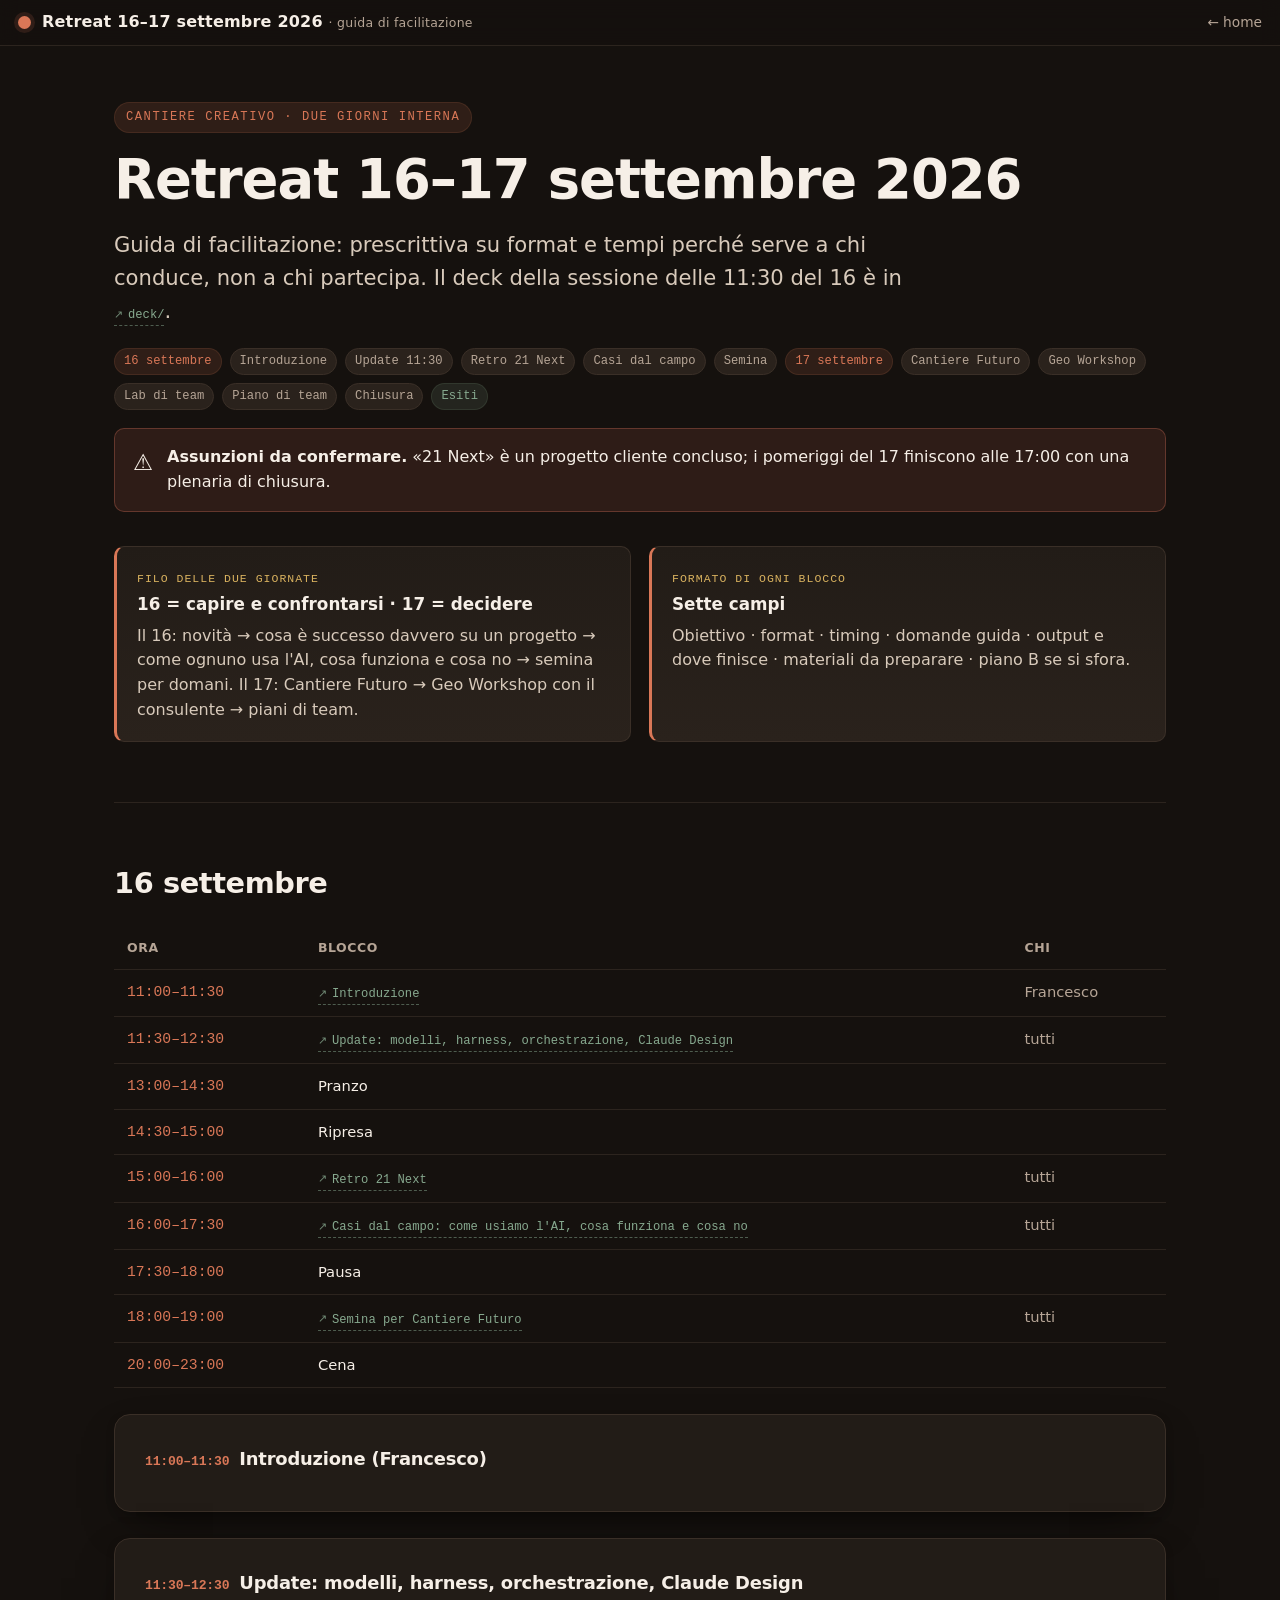
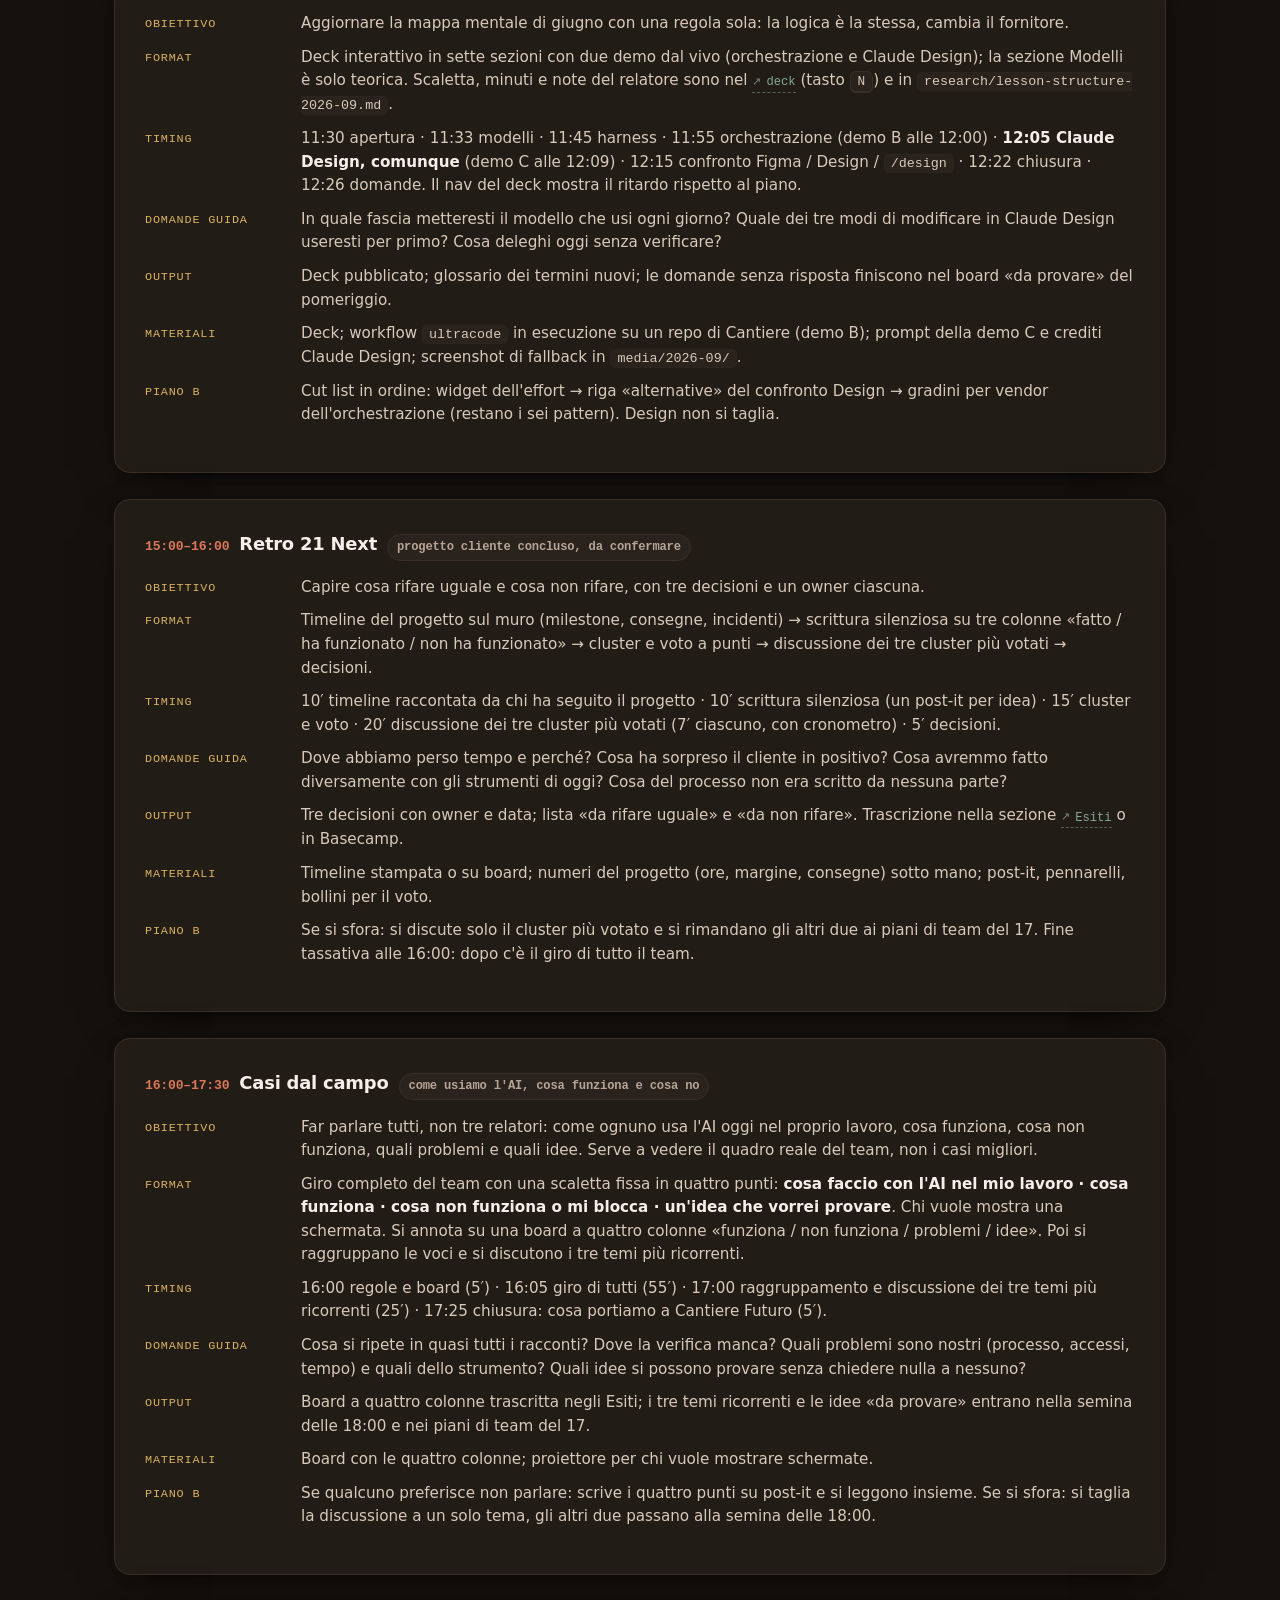
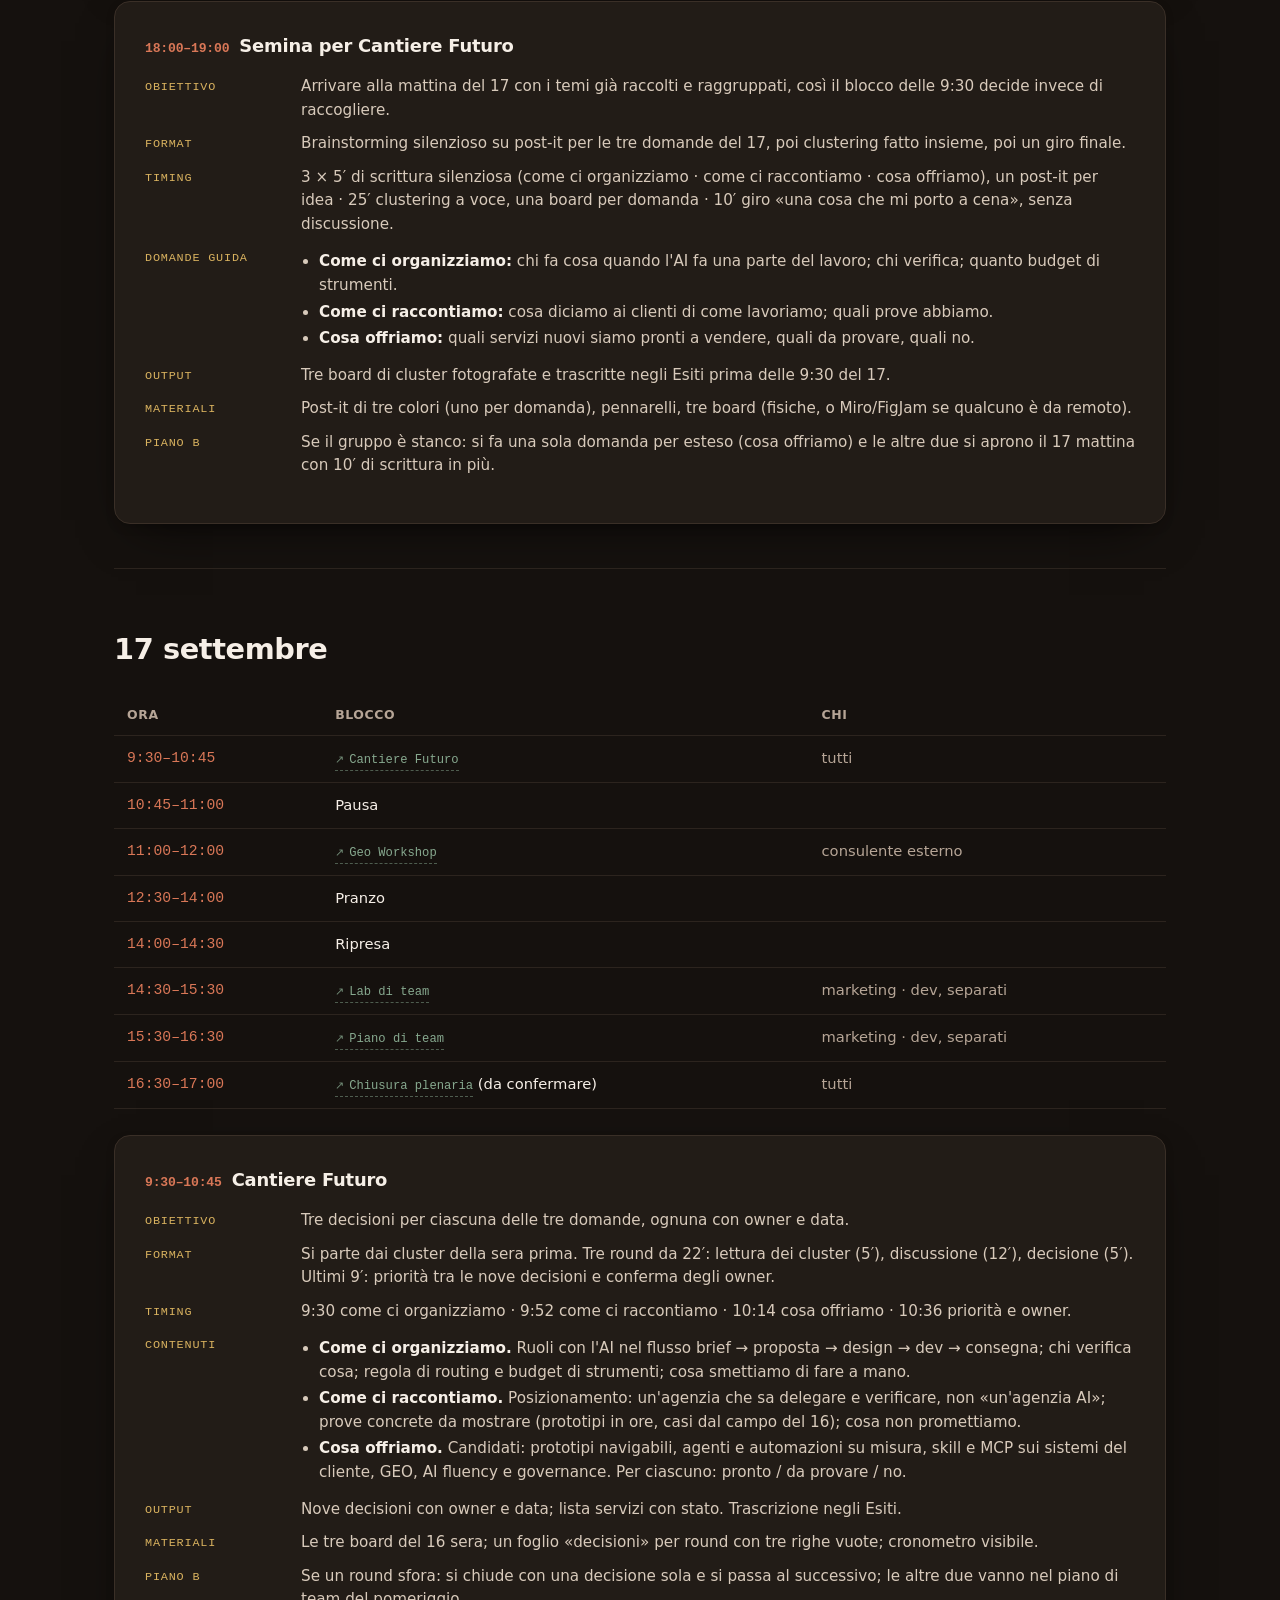
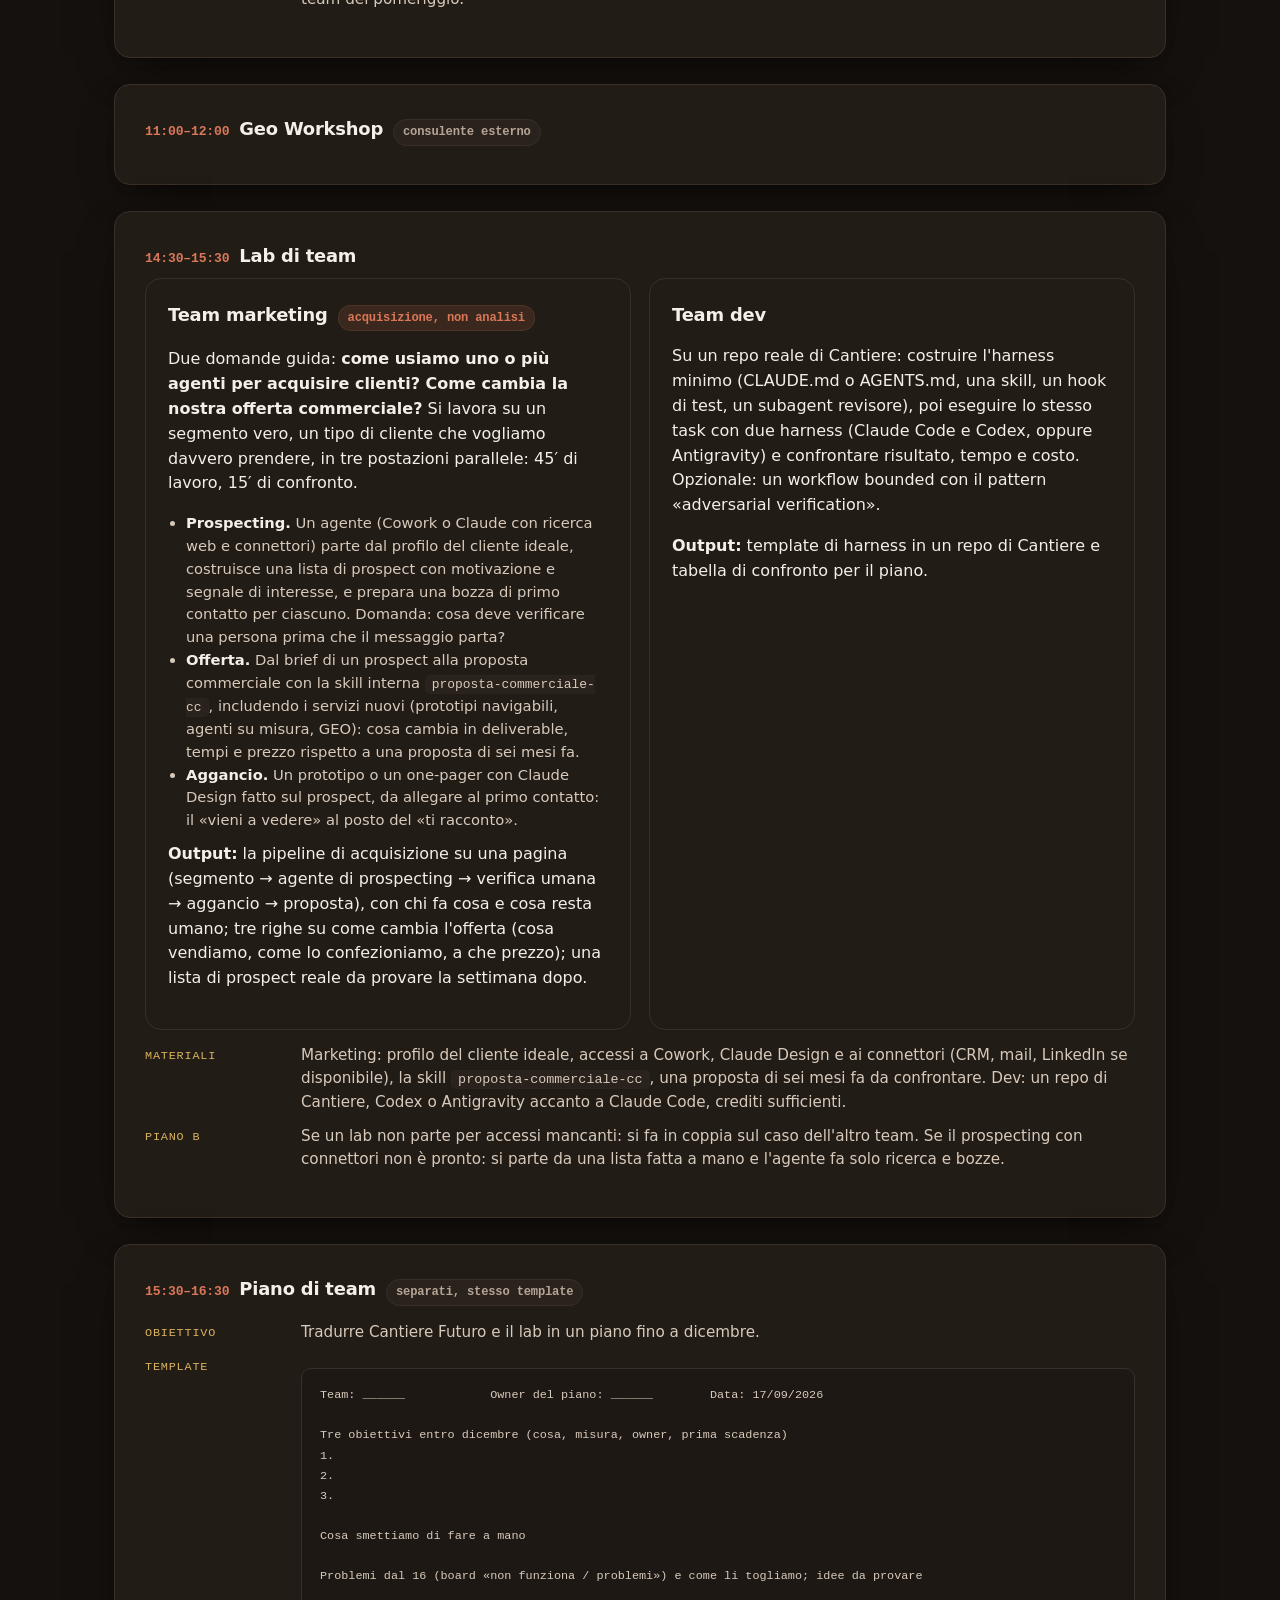
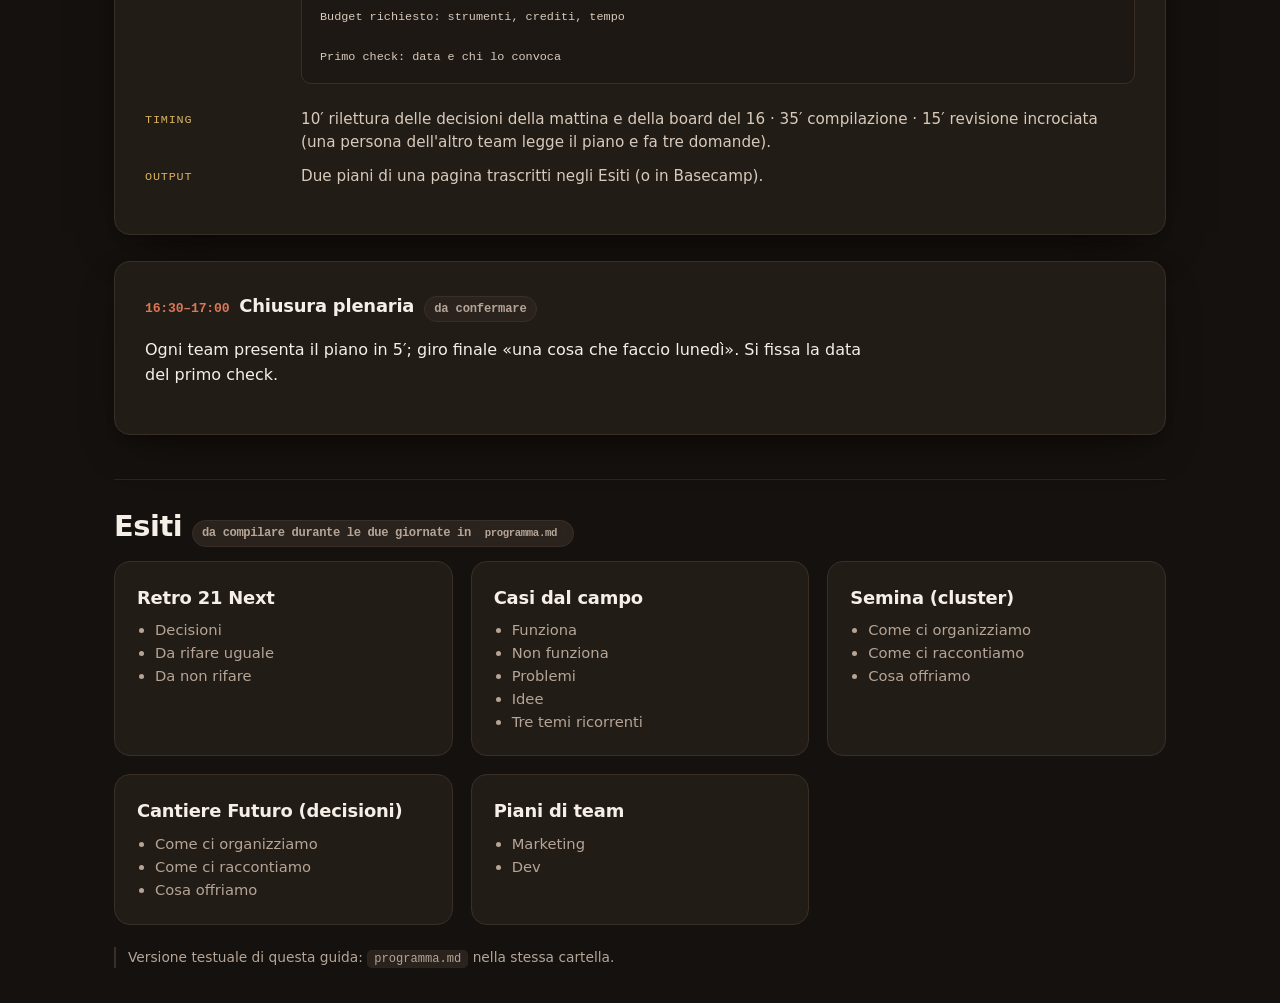
<file: sessioni/2026-09-16-17/index.html>
<!doctype html>
<html lang="it" data-theme="dark">
<head>
  <meta charset="utf-8" />
  <meta name="viewport" content="width=device-width, initial-scale=1" />
  <title>Retreat 16–17 settembre 2026</title>
  <meta name="description" content="Guida di facilitazione della due giorni interna di Cantiere Creativo del 16 e 17 settembre 2026: obiettivo, format, timing, domande guida, output e materiali di ogni blocco." />
  <link rel="stylesheet" href="../../site/styles.css" />
  <link rel="icon" href="data:image/svg+xml,<svg xmlns='http://www.w3.org/2000/svg' viewBox='0 0 100 100'><circle cx='50' cy='50' r='42' fill='%23d97757'/></svg>" />
  <style>
    .deck { padding-top: 62px; }
    .slide { display: block; min-height: auto; padding-bottom: 40px; animation: none; }
    .toc { display: flex; flex-wrap: wrap; gap: 8px; margin: 14px 0 6px; }
    .toc a { text-decoration: none; }
    .matrix td:first-child { font-family: var(--mono); color: var(--clay); white-space: nowrap; }
    .matrix td:last-child { color: var(--muted-2); }
    .blk { margin: 26px 0; }
    .blk h3 { display: flex; flex-wrap: wrap; align-items: baseline; gap: 10px; margin-top: 0; }
    .blk h3 .when { font-family: var(--mono); font-size: .82rem; color: var(--clay); }
    .fields { display: grid; grid-template-columns: 140px 1fr; gap: 10px 16px; font-size: .95rem; }
    .fields dt { font-family: var(--mono); font-size: .74rem; text-transform: uppercase; letter-spacing: .8px; color: var(--gold); padding-top: 3px; }
    .fields dd { margin: 0; color: var(--ink-soft); }
    .fields dd ul { margin: 4px 0 0; padding-left: 18px; }
    .fields dd li { margin: 3px 0; }
    .fields dd p { margin: 0 0 6px; max-width: none; }
    @media (max-width: 640px) { .fields { grid-template-columns: 1fr; gap: 4px 0; } .fields dd { margin-bottom: 10px; } }
    .tpl { font-size: .84rem; }
    .esiti .card h3 { margin-top: 0; }
    .esiti ul { margin: 6px 0 0; padding-left: 18px; color: var(--muted-2); font-size: .92rem; }
    .back { font-size: .86rem; color: var(--muted-2); text-decoration: none; }
    .back:hover { color: var(--clay); }
    .day { margin-top: 44px; padding-top: 24px; border-top: 1px solid var(--line-soft); }
    .blk, .day, [id] { scroll-margin-top: 80px; }
  </style>
</head>
<body>
  <header class="topbar">
    <div class="brand"><span class="dot"></span><span>Retreat 16–17 settembre 2026 <small>· guida di facilitazione</small></span></div>
    <div class="spacer"></div>
    <a class="back" href="../../index.html">← home</a>
  </header>

  <main class="deck">
    <section class="slide">
      <span class="kicker">Cantiere Creativo · due giorni interna</span>
      <h1 class="slide-title">Retreat 16–17 settembre 2026</h1>
      <p class="lead">Guida di facilitazione: prescrittiva su format e tempi perché serve a chi conduce, non a chi partecipa. Il deck della sessione delle 11:30 del 16 è in <a class="src" href="deck/index.html">deck/</a>.</p>

      <div class="toc">
        <a class="pill clay" href="#g16">16 settembre</a>
        <a class="pill" href="#b-intro">Introduzione</a><a class="pill" href="#b-update">Update 11:30</a><a class="pill" href="#b-retro">Retro 21 Next</a><a class="pill" href="#b-casi">Casi dal campo</a><a class="pill" href="#b-semina">Semina</a>
        <a class="pill clay" href="#g17">17 settembre</a>
        <a class="pill" href="#b-futuro">Cantiere Futuro</a><a class="pill" href="#b-geo">Geo Workshop</a><a class="pill" href="#b-lab">Lab di team</a><a class="pill" href="#b-piano">Piano di team</a><a class="pill" href="#b-chiusura">Chiusura</a>
        <a class="pill sage" href="#esiti">Esiti</a>
      </div>

      <div class="callout warn">
        <span class="c-ico">⚠️</span>
        <div><strong>Assunzioni da confermare.</strong> «21 Next» è un progetto cliente concluso; i pomeriggi del 17 finiscono alle 17:00 con una plenaria di chiusura.</div>
      </div>

      <div class="grid cols-2">
        <div class="def">
          <span class="deftag">Filo delle due giornate</span>
          <div class="term">16 = capire e confrontarsi · 17 = decidere</div>
          <p>Il 16: novità → cosa è successo davvero su un progetto → come ognuno usa l'AI, cosa funziona e cosa no → semina per domani. Il 17: Cantiere Futuro → Geo Workshop con il consulente → piani di team.</p>
        </div>
        <div class="def">
          <span class="deftag">Formato di ogni blocco</span>
          <div class="term">Sette campi</div>
          <p>Obiettivo · format · timing · domande guida · output e dove finisce · materiali da preparare · piano B se si sfora.</p>
        </div>
      </div>

      <!-- ============================================================ 16 -->
      <div class="day" id="g16">
        <h2>16 settembre</h2>
        <div style="overflow-x:auto">
          <table class="matrix">
            <thead><tr><th>Ora</th><th>Blocco</th><th>Chi</th></tr></thead>
            <tbody>
              <tr><td>11:00–11:30</td><td><a class="src" href="#b-intro">Introduzione</a></td><td>Francesco</td></tr>
              <tr><td>11:30–12:30</td><td><a class="src" href="#b-update">Update: modelli, harness, orchestrazione, Claude Design</a></td><td>tutti</td></tr>
              <tr><td>13:00–14:30</td><td>Pranzo</td><td></td></tr>
              <tr><td>14:30–15:00</td><td>Ripresa</td><td></td></tr>
              <tr><td>15:00–16:00</td><td><a class="src" href="#b-retro">Retro 21 Next</a></td><td>tutti</td></tr>
              <tr><td>16:00–17:30</td><td><a class="src" href="#b-casi">Casi dal campo: come usiamo l'AI, cosa funziona e cosa no</a></td><td>tutti</td></tr>
              <tr><td>17:30–18:00</td><td>Pausa</td><td></td></tr>
              <tr><td>18:00–19:00</td><td><a class="src" href="#b-semina">Semina per Cantiere Futuro</a></td><td>tutti</td></tr>
              <tr><td>20:00–23:00</td><td>Cena</td><td></td></tr>
            </tbody>
          </table>
        </div>

        <div class="panel blk" id="b-intro">
          <h3><span class="when">11:00–11:30</span> Introduzione (Francesco)</h3>
        </div>

        <div class="panel blk" id="b-update">
          <h3><span class="when">11:30–12:30</span> Update: modelli, harness, orchestrazione, Claude Design</h3>
          <dl class="fields">
            <dt>Obiettivo</dt><dd>Aggiornare la mappa mentale di giugno con una regola sola: la logica è la stessa, cambia il fornitore.</dd>
            <dt>Format</dt><dd>Deck interattivo in sette sezioni con due demo dal vivo (orchestrazione e Claude Design); la sezione Modelli è solo teorica. Scaletta, minuti e note del relatore sono nel <a class="src" href="deck/index.html">deck</a> (tasto <kbd>N</kbd>) e in <code>research/lesson-structure-2026-09.md</code>.</dd>
            <dt>Timing</dt><dd>11:30 apertura · 11:33 modelli · 11:45 harness · 11:55 orchestrazione (demo B alle 12:00) · <strong>12:05 Claude Design, comunque</strong> (demo C alle 12:09) · 12:15 confronto Figma / Design / <code>/design</code> · 12:22 chiusura · 12:26 domande. Il nav del deck mostra il ritardo rispetto al piano.</dd>
            <dt>Domande guida</dt><dd>In quale fascia metteresti il modello che usi ogni giorno? Quale dei tre modi di modificare in Claude Design useresti per primo? Cosa deleghi oggi senza verificare?</dd>
            <dt>Output</dt><dd>Deck pubblicato; glossario dei termini nuovi; le domande senza risposta finiscono nel board «da provare» del pomeriggio.</dd>
            <dt>Materiali</dt><dd>Deck; workflow <code>ultracode</code> in esecuzione su un repo di Cantiere (demo B); prompt della demo C e crediti Claude Design; screenshot di fallback in <code>media/2026-09/</code>.</dd>
            <dt>Piano B</dt><dd>Cut list in ordine: widget dell'effort → riga «alternative» del confronto Design → gradini per vendor dell'orchestrazione (restano i sei pattern). Design non si taglia.</dd>
          </dl>
        </div>

        <div class="panel blk" id="b-retro">
          <h3><span class="when">15:00–16:00</span> Retro 21 Next <span class="pill">progetto cliente concluso, da confermare</span></h3>
          <dl class="fields">
            <dt>Obiettivo</dt><dd>Capire cosa rifare uguale e cosa non rifare, con tre decisioni e un owner ciascuna.</dd>
            <dt>Format</dt><dd>Timeline del progetto sul muro (milestone, consegne, incidenti) → scrittura silenziosa su tre colonne «fatto / ha funzionato / non ha funzionato» → cluster e voto a punti → discussione dei tre cluster più votati → decisioni.</dd>
            <dt>Timing</dt><dd>10′ timeline raccontata da chi ha seguito il progetto · 10′ scrittura silenziosa (un post-it per idea) · 15′ cluster e voto · 20′ discussione dei tre cluster più votati (7′ ciascuno, con cronometro) · 5′ decisioni.</dd>
            <dt>Domande guida</dt><dd>Dove abbiamo perso tempo e perché? Cosa ha sorpreso il cliente in positivo? Cosa avremmo fatto diversamente con gli strumenti di oggi? Cosa del processo non era scritto da nessuna parte?</dd>
            <dt>Output</dt><dd>Tre decisioni con owner e data; lista «da rifare uguale» e «da non rifare». Trascrizione nella sezione <a class="src" href="#esiti">Esiti</a> o in Basecamp.</dd>
            <dt>Materiali</dt><dd>Timeline stampata o su board; numeri del progetto (ore, margine, consegne) sotto mano; post-it, pennarelli, bollini per il voto.</dd>
            <dt>Piano B</dt><dd>Se si sfora: si discute solo il cluster più votato e si rimandano gli altri due ai piani di team del 17. Fine tassativa alle 16:00: dopo c'è il giro di tutto il team.</dd>
          </dl>
        </div>

        <div class="panel blk" id="b-casi">
          <h3><span class="when">16:00–17:30</span> Casi dal campo <span class="pill">come usiamo l'AI, cosa funziona e cosa no</span></h3>
          <dl class="fields">
            <dt>Obiettivo</dt><dd>Far parlare tutti, non tre relatori: come ognuno usa l'AI oggi nel proprio lavoro, cosa funziona, cosa non funziona, quali problemi e quali idee. Serve a vedere il quadro reale del team, non i casi migliori.</dd>
            <dt>Format</dt><dd>Giro completo del team con una scaletta fissa in quattro punti: <strong>cosa faccio con l'AI nel mio lavoro · cosa funziona · cosa non funziona o mi blocca · un'idea che vorrei provare</strong>. Chi vuole mostra una schermata. Si annota su una board a quattro colonne «funziona / non funziona / problemi / idee». Poi si raggruppano le voci e si discutono i tre temi più ricorrenti.</dd>
            <dt>Timing</dt><dd>16:00 regole e board (5′) · 16:05 giro di tutti (55′) · 17:00 raggruppamento e discussione dei tre temi più ricorrenti (25′) · 17:25 chiusura: cosa portiamo a Cantiere Futuro (5′).</dd>
            <dt>Domande guida</dt><dd>Cosa si ripete in quasi tutti i racconti? Dove la verifica manca? Quali problemi sono nostri (processo, accessi, tempo) e quali dello strumento? Quali idee si possono provare senza chiedere nulla a nessuno?</dd>
            <dt>Output</dt><dd>Board a quattro colonne trascritta negli Esiti; i tre temi ricorrenti e le idee «da provare» entrano nella semina delle 18:00 e nei piani di team del 17.</dd>
            <dt>Materiali</dt><dd>Board con le quattro colonne; proiettore per chi vuole mostrare schermate.</dd>
            <dt>Piano B</dt><dd>Se qualcuno preferisce non parlare: scrive i quattro punti su post-it e si leggono insieme. Se si sfora: si taglia la discussione a un solo tema, gli altri due passano alla semina delle 18:00.</dd>
          </dl>
        </div>

        <div class="panel blk" id="b-semina">
          <h3><span class="when">18:00–19:00</span> Semina per Cantiere Futuro</h3>
          <dl class="fields">
            <dt>Obiettivo</dt><dd>Arrivare alla mattina del 17 con i temi già raccolti e raggruppati, così il blocco delle 9:30 decide invece di raccogliere.</dd>
            <dt>Format</dt><dd>Brainstorming silenzioso su post-it per le tre domande del 17, poi clustering fatto insieme, poi un giro finale.</dd>
            <dt>Timing</dt><dd>3 × 5′ di scrittura silenziosa (come ci organizziamo · come ci raccontiamo · cosa offriamo), un post-it per idea · 25′ clustering a voce, una board per domanda · 10′ giro «una cosa che mi porto a cena», senza discussione.</dd>
            <dt>Domande guida</dt><dd><ul><li><strong>Come ci organizziamo:</strong> chi fa cosa quando l'AI fa una parte del lavoro; chi verifica; quanto budget di strumenti.</li><li><strong>Come ci raccontiamo:</strong> cosa diciamo ai clienti di come lavoriamo; quali prove abbiamo.</li><li><strong>Cosa offriamo:</strong> quali servizi nuovi siamo pronti a vendere, quali da provare, quali no.</li></ul></dd>
            <dt>Output</dt><dd>Tre board di cluster fotografate e trascritte negli Esiti prima delle 9:30 del 17.</dd>
            <dt>Materiali</dt><dd>Post-it di tre colori (uno per domanda), pennarelli, tre board (fisiche, o Miro/FigJam se qualcuno è da remoto).</dd>
            <dt>Piano B</dt><dd>Se il gruppo è stanco: si fa una sola domanda per esteso (cosa offriamo) e le altre due si aprono il 17 mattina con 10′ di scrittura in più.</dd>
          </dl>
        </div>
      </div>

      <!-- ============================================================ 17 -->
      <div class="day" id="g17">
        <h2>17 settembre</h2>
        <div style="overflow-x:auto">
          <table class="matrix">
            <thead><tr><th>Ora</th><th>Blocco</th><th>Chi</th></tr></thead>
            <tbody>
              <tr><td>9:30–10:45</td><td><a class="src" href="#b-futuro">Cantiere Futuro</a></td><td>tutti</td></tr>
              <tr><td>10:45–11:00</td><td>Pausa</td><td></td></tr>
              <tr><td>11:00–12:00</td><td><a class="src" href="#b-geo">Geo Workshop</a></td><td>consulente esterno</td></tr>
              <tr><td>12:30–14:00</td><td>Pranzo</td><td></td></tr>
              <tr><td>14:00–14:30</td><td>Ripresa</td><td></td></tr>
              <tr><td>14:30–15:30</td><td><a class="src" href="#b-lab">Lab di team</a></td><td>marketing · dev, separati</td></tr>
              <tr><td>15:30–16:30</td><td><a class="src" href="#b-piano">Piano di team</a></td><td>marketing · dev, separati</td></tr>
              <tr><td>16:30–17:00</td><td><a class="src" href="#b-chiusura">Chiusura plenaria</a> (da confermare)</td><td>tutti</td></tr>
            </tbody>
          </table>
        </div>

        <div class="panel blk" id="b-futuro">
          <h3><span class="when">9:30–10:45</span> Cantiere Futuro</h3>
          <dl class="fields">
            <dt>Obiettivo</dt><dd>Tre decisioni per ciascuna delle tre domande, ognuna con owner e data.</dd>
            <dt>Format</dt><dd>Si parte dai cluster della sera prima. Tre round da 22′: lettura dei cluster (5′), discussione (12′), decisione (5′). Ultimi 9′: priorità tra le nove decisioni e conferma degli owner.</dd>
            <dt>Timing</dt><dd>9:30 come ci organizziamo · 9:52 come ci raccontiamo · 10:14 cosa offriamo · 10:36 priorità e owner.</dd>
            <dt>Contenuti</dt><dd><ul><li><strong>Come ci organizziamo.</strong> Ruoli con l'AI nel flusso brief → proposta → design → dev → consegna; chi verifica cosa; regola di routing e budget di strumenti; cosa smettiamo di fare a mano.</li><li><strong>Come ci raccontiamo.</strong> Posizionamento: un'agenzia che sa delegare e verificare, non «un'agenzia AI»; prove concrete da mostrare (prototipi in ore, casi dal campo del 16); cosa non promettiamo.</li><li><strong>Cosa offriamo.</strong> Candidati: prototipi navigabili, agenti e automazioni su misura, skill e MCP sui sistemi del cliente, GEO, AI fluency e governance. Per ciascuno: pronto / da provare / no.</li></ul></dd>
            <dt>Output</dt><dd>Nove decisioni con owner e data; lista servizi con stato. Trascrizione negli Esiti.</dd>
            <dt>Materiali</dt><dd>Le tre board del 16 sera; un foglio «decisioni» per round con tre righe vuote; cronometro visibile.</dd>
            <dt>Piano B</dt><dd>Se un round sfora: si chiude con una decisione sola e si passa al successivo; le altre due vanno nel piano di team del pomeriggio.</dd>
          </dl>
        </div>

        <div class="panel blk" id="b-geo">
          <h3><span class="when">11:00–12:00</span> Geo Workshop <span class="pill">consulente esterno</span></h3>
        </div>

        <div class="panel blk" id="b-lab">
          <h3><span class="when">14:30–15:30</span> Lab di team</h3>
          <div class="grid cols-2">
            <div class="card flat">
              <h3>Team marketing <span class="pill clay">acquisizione, non analisi</span></h3>
              <p>Due domande guida: <strong>come usiamo uno o più agenti per acquisire clienti? Come cambia la nostra offerta commerciale?</strong> Si lavora su un segmento vero, un tipo di cliente che vogliamo davvero prendere, in tre postazioni parallele: 45′ di lavoro, 15′ di confronto.</p>
              <ul style="margin:8px 0 0;padding-left:18px;color:var(--ink-soft);font-size:.92rem">
                <li><strong>Prospecting.</strong> Un agente (Cowork o Claude con ricerca web e connettori) parte dal profilo del cliente ideale, costruisce una lista di prospect con motivazione e segnale di interesse, e prepara una bozza di primo contatto per ciascuno. Domanda: cosa deve verificare una persona prima che il messaggio parta?</li>
                <li><strong>Offerta.</strong> Dal brief di un prospect alla proposta commerciale con la skill interna <code>proposta-commerciale-cc</code>, includendo i servizi nuovi (prototipi navigabili, agenti su misura, GEO): cosa cambia in deliverable, tempi e prezzo rispetto a una proposta di sei mesi fa.</li>
                <li><strong>Aggancio.</strong> Un prototipo o un one-pager con Claude Design fatto sul prospect, da allegare al primo contatto: il «vieni a vedere» al posto del «ti racconto».</li>
              </ul>
              <p style="margin-top:10px"><strong>Output:</strong> la pipeline di acquisizione su una pagina (segmento → agente di prospecting → verifica umana → aggancio → proposta), con chi fa cosa e cosa resta umano; tre righe su come cambia l'offerta (cosa vendiamo, come lo confezioniamo, a che prezzo); una lista di prospect reale da provare la settimana dopo.</p>
            </div>
            <div class="card flat">
              <h3>Team dev</h3>
              <p>Su un repo reale di Cantiere: costruire l'harness minimo (CLAUDE.md o AGENTS.md, una skill, un hook di test, un subagent revisore), poi eseguire lo stesso task con due harness (Claude Code e Codex, oppure Antigravity) e confrontare risultato, tempo e costo. Opzionale: un workflow bounded con il pattern «adversarial verification».</p>
              <p><strong>Output:</strong> template di harness in un repo di Cantiere e tabella di confronto per il piano.</p>
            </div>
          </div>
          <dl class="fields" style="margin-top:14px">
            <dt>Materiali</dt><dd>Marketing: profilo del cliente ideale, accessi a Cowork, Claude Design e ai connettori (CRM, mail, LinkedIn se disponibile), la skill <code>proposta-commerciale-cc</code>, una proposta di sei mesi fa da confrontare. Dev: un repo di Cantiere, Codex o Antigravity accanto a Claude Code, crediti sufficienti.</dd>
            <dt>Piano B</dt><dd>Se un lab non parte per accessi mancanti: si fa in coppia sul caso dell'altro team. Se il prospecting con connettori non è pronto: si parte da una lista fatta a mano e l'agente fa solo ricerca e bozze.</dd>
          </dl>
        </div>

        <div class="panel blk" id="b-piano">
          <h3><span class="when">15:30–16:30</span> Piano di team <span class="pill">separati, stesso template</span></h3>
          <dl class="fields">
            <dt>Obiettivo</dt><dd>Tradurre Cantiere Futuro e il lab in un piano fino a dicembre.</dd>
            <dt>Template</dt><dd><pre class="tpl"><code>Team: ______            Owner del piano: ______        Data: 17/09/2026

Tre obiettivi entro dicembre (cosa, misura, owner, prima scadenza)
1.
2.
3.

Cosa smettiamo di fare a mano

Problemi dal 16 (board «non funziona / problemi») e come li togliamo; idee da provare

Budget richiesto: strumenti, crediti, tempo

Primo check: data e chi lo convoca</code></pre></dd>
            <dt>Timing</dt><dd>10′ rilettura delle decisioni della mattina e della board del 16 · 35′ compilazione · 15′ revisione incrociata (una persona dell'altro team legge il piano e fa tre domande).</dd>
            <dt>Output</dt><dd>Due piani di una pagina trascritti negli Esiti (o in Basecamp).</dd>
          </dl>
        </div>

        <div class="panel blk" id="b-chiusura">
          <h3><span class="when">16:30–17:00</span> Chiusura plenaria <span class="pill">da confermare</span></h3>
          <p>Ogni team presenta il piano in 5′; giro finale «una cosa che faccio lunedì». Si fissa la data del primo check.</p>
        </div>
      </div>

      <!-- ============================================================ ESITI -->
      <h2 id="esiti" class="day">Esiti <span class="pill">da compilare durante le due giornate in <code>programma.md</code></span></h2>
      <div class="grid cols-3 esiti">
        <div class="card flat"><h3>Retro 21 Next</h3><ul><li>Decisioni</li><li>Da rifare uguale</li><li>Da non rifare</li></ul></div>
        <div class="card flat"><h3>Casi dal campo</h3><ul><li>Funziona</li><li>Non funziona</li><li>Problemi</li><li>Idee</li><li>Tre temi ricorrenti</li></ul></div>
        <div class="card flat"><h3>Semina (cluster)</h3><ul><li>Come ci organizziamo</li><li>Come ci raccontiamo</li><li>Cosa offriamo</li></ul></div>
        <div class="card flat"><h3>Cantiere Futuro (decisioni)</h3><ul><li>Come ci organizziamo</li><li>Come ci raccontiamo</li><li>Cosa offriamo</li></ul></div>
        <div class="card flat"><h3>Piani di team</h3><ul><li>Marketing</li><li>Dev</li></ul></div>
      </div>
      <p class="note" style="margin-top:22px">Versione testuale di questa guida: <code>programma.md</code> nella stessa cartella.</p>
    </section>
  </main>
</body>
</html>
</file>
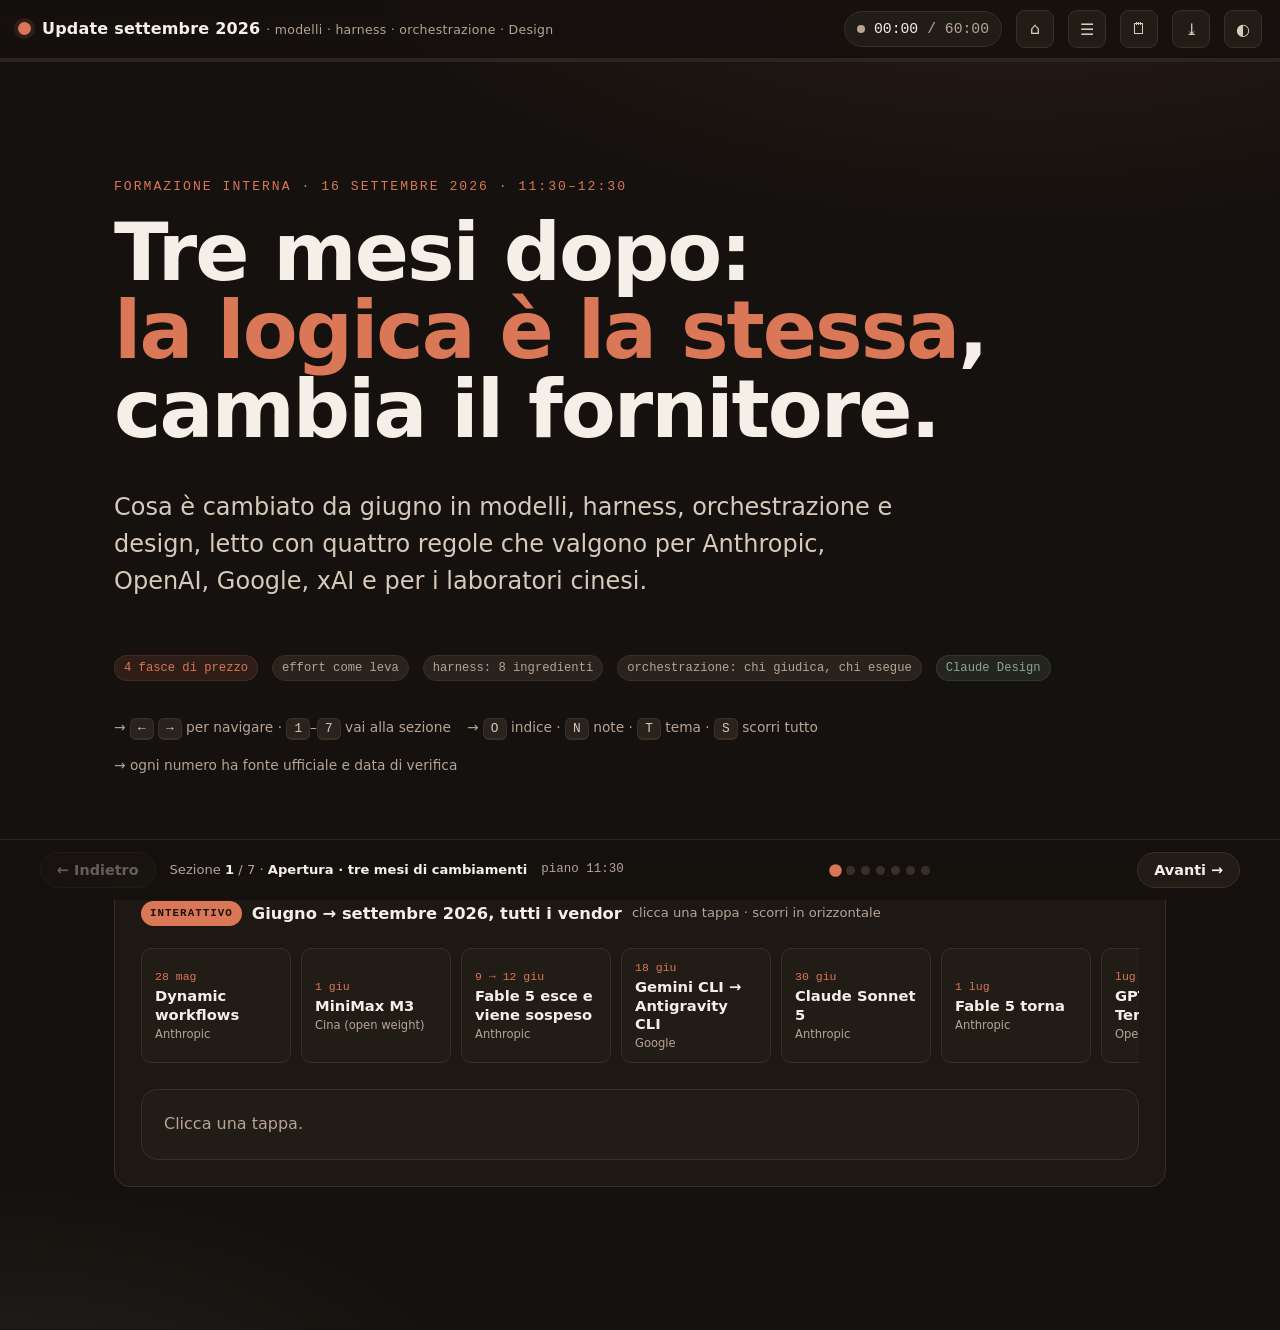
<file: sessioni/2026-09-16-17/deck/index.html>
<!doctype html>
<html lang="it" data-theme="dark">
<head>
  <meta charset="utf-8" />
  <meta name="viewport" content="width=device-width, initial-scale=1" />
  <title>Update settembre 2026 · modelli, harness, orchestrazione, Claude Design</title>
  <meta name="description" content="Sessione di aggiornamento di 60 minuti (16 settembre 2026): la famiglia di modelli USA e Cina, harness oltre Claude Code, orchestrazione multi-agente e Claude Design. Ogni numero con fonte ufficiale e data di verifica." />
  <link rel="stylesheet" href="../../../site/styles.css" />
  <link rel="stylesheet" href="local.css" />
  <link rel="icon" href="data:image/svg+xml,<svg xmlns='http://www.w3.org/2000/svg' viewBox='0 0 100 100'><circle cx='50' cy='50' r='42' fill='%23d97757'/></svg>" />
</head>
<body>

  <!-- ============================================================ TOPBAR -->
  <header class="topbar">
    <div class="brand">
      <span class="dot"></span>
      <span>Update settembre 2026 <small>· modelli · harness · orchestrazione · Design</small></span>
    </div>
    <div class="spacer"></div>
    <div class="timer" id="timer" data-target="60" title="Click per avviare / fermare il cronometro (doppio click: azzera)">
      <span class="t-state"></span>
      <span class="t-elapsed">00:00</span>
      <span class="t-target">/ 60:00</span>
    </div>
    <a class="iconbtn" href="../../../index.html" title="Home dei materiali" style="text-decoration:none">⌂</a>
    <button class="iconbtn" id="btn-overview" title="Indice delle sezioni (O)">☰</button>
    <button class="iconbtn" id="btn-notes" title="Note del relatore (N)">🗒</button>
    <button class="iconbtn" id="btn-mode" title="Modalità scorrimento / presentazione (S)">⤓</button>
    <button class="iconbtn" id="btn-theme" title="Tema chiaro / scuro (T)">◐</button>
  </header>

  <div class="progress"><i id="progressbar"></i></div>

  <!-- ============================================================ DECK -->
  <main class="deck" id="deck">

    <!-- ===================================================== 0 · APERTURA -->
    <section class="slide" data-title="Apertura · tre mesi di cambiamenti" data-time="3 min" data-start="11:30"
      data-notes="Tutti hanno visto la lezione di giugno: niente basi. Annuncia l'ora di fine fissa (12:30) e che alle 12:05 si passa a Design comunque. Due demo dal vivo: orchestrazione e Claude Design. Fai scorrere la timeline: da giugno sono usciti più di dieci modelli di frontiera e cinque harness nuovi. Il punto della sessione non è la lista, è il modo di leggerla: quattro fasce di prezzo, l'effort come leva, l'harness come cornice, l'orchestrazione come regola di routing. Navigazione come l'altra volta: frecce, O indice, N note.">
      <div class="cover">
        <span class="eyebrow">Formazione interna · 16 settembre 2026 · 11:30–12:30</span>
        <h1>Tre mesi dopo:<br /><em>la logica è la stessa</em>,<br />cambia il fornitore.</h1>
        <p class="sub">Cosa è cambiato da giugno in modelli, harness, orchestrazione e design, letto con quattro regole che valgono per Anthropic, OpenAI, Google, xAI e per i laboratori cinesi.</p>
        <div class="meta-row">
          <span class="pill clay">4 fasce di prezzo</span>
          <span class="pill">effort come leva</span>
          <span class="pill">harness: 8 ingredienti</span>
          <span class="pill">orchestrazione: chi giudica, chi esegue</span>
          <span class="pill sage">Claude Design</span>
        </div>
        <div class="hint">
          <span>→ <kbd>←</kbd> <kbd>→</kbd> per navigare · <kbd>1</kbd>–<kbd>7</kbd> vai alla sezione</span>
          <span>→ <kbd>O</kbd> indice · <kbd>N</kbd> note · <kbd>T</kbd> tema · <kbd>S</kbd> scorri tutto</span>
          <span>→ ogni numero ha fonte ufficiale e data di verifica</span>
        </div>
      </div>

      <div class="widget" id="w-timeline">
        <div class="widget-head">
          <span class="try">Interattivo</span>
          <span class="w-title">Giugno → settembre 2026, tutti i vendor</span>
          <span class="w-hint">clicca una tappa · scorri in orizzontale</span>
        </div>
        <div class="timeline" id="timeline"></div>
        <div class="dpanel card flat" id="timeline-panel"></div>
      </div>
    </section>

    <!-- ===================================================== 1 · MODELLI -->
    <section class="slide" data-title="Modelli: la mappa USA + Cina" data-time="12 min" data-start="11:33"
      data-notes="Messaggio: quattro fasce di prezzo, le stesse per tutti. Frontiera ≈ 10/50 dollari per milione di token (Fable 5.1, GPT-6 Astra); alta ≈ 4-5/20-25 (Opus 5, Sol, Kimi K3); media ≈ 2/10-12 (Sonnet 5, Terra, Gemini 3.1 Pro, GLM-5.3); economica sotto 1 dollaro (Haiku, Luna, Gemini Flash, DeepSeek Flash, MiniMax M3, Qwen3.8 27B). I modelli cinesi open weight stanno in alta/media/economica e fissano il pavimento del prezzo. Poi l'effort: è la leva vera, il modello grande a effort basso spesso batte il piccolo a effort alto. Si paga per task completato, non per token. Saga Fable 5 in 30 secondi: uscito il 9 giugno, sospeso il 12, tornato il 1 luglio con usage credits: la frontiera non garantisce disponibilità, serve un piano B su un altro vendor. Niente demo in questa sezione: il tempo va ai due widget, la scala e la leva dell'effort; chiudi con la frase «prima abbassi l'effort, poi cambi modello, si paga il task finito» e passa avanti.">
      <span class="kicker"><span class="num">01</span> · Modelli · <span class="time">12 min · 11:33</span></span>
      <h1 class="slide-title">Quattro fasce, molti fornitori</h1>
      <p class="lead">Non serve ricordare i nomi. Serve riconoscere la <strong>fascia</strong> di prezzo e capacità, poi scegliere l'<strong>effort</strong>. Le fasce si ripetono identiche tra i vendor USA; i laboratori cinesi, con i pesi aperti, fissano il pavimento del prezzo.</p>

      <div class="widget" id="w-tiers">
        <div class="widget-head">
          <span class="try">Interattivo</span>
          <span class="w-title">La scala dei modelli, settembre 2026</span>
          <span class="w-hint">prezzi reali per milione di token, input / output · clicca un modello</span>
        </div>
        <div class="tiers" id="tiers"></div>
        <div class="legend" id="tiers-legend"></div>
        <div class="dpanel card flat" id="tier-panel"></div>
        <p class="verified" id="tiers-verified"></p>
      </div>

      <div class="grid cols-2">
        <div class="def">
          <span class="deftag">Regola 1</span>
          <div class="term">Si paga per task completato, non per token</div>
          <p>Un modello economico che riprova tre volte costa più di uno caro che chiude al primo colpo. Il prezzo per token è il punto di partenza; il costo per task finito è la misura che conta.</p>
        </div>
        <div class="def">
          <span class="deftag">Regola 2</span>
          <div class="term">L'effort è la leva, non solo il modello</div>
          <p>I modelli di frontiera espongono livelli di effort (low → max) su Anthropic e OpenAI. «A effort low o medium Fable 5.1 ottiene risultati simili o migliori di Fable 5 a un costo molto più basso»: prima abbassa l'effort del modello grande, poi pensa a cambiare modello.</p>
          <div class="src-row"><a class="src" href="https://www.anthropic.com/claude-fable-and-mythos-5-1" target="_blank" rel="noopener">Anthropic — Fable 5.1</a> <a class="src" href="https://developers.openai.com/api/docs/models/gpt-6-astra" target="_blank" rel="noopener">OpenAI — GPT-6 Astra</a></div>
        </div>
      </div>

      <div class="widget" id="w-effort">
        <div class="widget-head">
          <span class="try">Interattivo</span>
          <span class="w-title">La leva dell'effort</span>
          <span class="w-hint">stesso modello, stessa domanda: cambia quanto «pensa»</span>
        </div>
        <div class="effort-row">
          <div>
            <input type="range" id="effort" min="0" max="4" step="1" value="2" />
            <div class="effort-marks"><span>low</span><span>medium</span><span>high</span><span>xhigh</span><span>max</span></div>
          </div>
          <div class="effort-out">
            <div class="stat"><div class="big" id="ef-tokens">×1</div><div class="lbl">token di ragionamento</div></div>
            <div class="stat"><div class="big" id="ef-time">×1</div><div class="lbl">tempo di risposta</div></div>
            <div class="stat"><div class="big" id="ef-fit">—</div><div class="lbl">adatto a</div></div>
          </div>
        </div>
        <p class="note" id="ef-note"></p>
      </div>

      <div class="callout warn">
        <span class="c-ico">⚠️</span>
        <div><strong>La frontiera non garantisce disponibilità.</strong> Fable 5 è uscito il 9 giugno, l'accesso è stato sospeso il 12 giugno dopo un bypass delle protezioni ed è tornato il 1 luglio con usage credits. GPT-6 Astra è partito in rollout limitato. Lezione: tieni un piano B su un altro vendor per ogni fascia.
        <div class="src-row"><a class="src" href="https://www.anthropic.com/news/redeploying-fable-5" target="_blank" rel="noopener">Anthropic — Redeploying Fable 5</a> <a class="src" href="https://openai.com/index/gpt-6-astra/" target="_blank" rel="noopener">OpenAI — GPT-6 Astra</a></div></div>
      </div>

    </section>

    <!-- ===================================================== 2 · HARNESS -->
    <section class="slide" data-title="Harness: la cornice intorno al modello" data-time="10 min" data-start="11:45"
      data-notes="Definizione in una frase: l'harness è tutto ciò che sta intorno al modello e decide cosa vede, cosa può fare e come viene verificato. Il modello conta, l'harness conta moltissimo. Otto ingredienti: file di istruzioni, skills, hooks, subagent, MCP, sandbox e permessi, memoria, orchestrazione. Fai vedere la matrice: tutti i vendor sono convergiti sugli stessi mattoni. Le differenze vere sono tre: quanto è dura la sandbox, se la memoria persiste tra le sessioni, se il modello è agnostico o proprietario. Callout dal post di Anthropic sui task lunghi: contesto fresco, progress file, self-verification. Ponte: quando l'harness coordina più agenti si chiama orchestrazione.">
      <span class="kicker"><span class="num">02</span> · Harness · <span class="time">10 min · 11:45</span></span>
      <h1 class="slide-title">Il modello conta, l'harness moltissimo</h1>
      <p class="lead">L'<strong>harness</strong> è ciò che sta intorno al modello: cosa vede, cosa può fare, come viene verificato. Quello di default di Claude Code è fatto per il coding; «per ogni altro task lo costruisci», e tutti i vendor lo costruiscono con gli stessi otto mattoni.</p>

      <div class="def">
        <span class="deftag">Definizione</span>
        <div class="term">Harness</div>
        <p>La struttura di orchestrazione con cui un agente affronta un task: istruzioni persistenti, strumenti, permessi, memoria e verifica. Con i workflow dinamici «Claude è abbastanza intelligente da scrivere un harness su misura per il tuo caso d'uso» invece di orchestrare turno per turno.</p>
        <div class="src-row"><a class="src" href="https://claude.com/blog/a-harness-for-every-task-dynamic-workflows-in-claude-code" target="_blank" rel="noopener">A harness for every task</a> <a class="src" href="https://claude.com/blog/how-claude-code-works-in-large-codebases-best-practices-and-where-to-start" target="_blank" rel="noopener">Claude Code in large codebases</a></div>
      </div>

      <div class="widget" id="w-harness">
        <div class="widget-head">
          <span class="try">Interattivo</span>
          <span class="w-title">Otto ingredienti × sei harness</span>
          <span class="w-hint">clicca una cella per il nome nativo · clicca l'intestazione per la scheda</span>
        </div>
        <div class="table-scroll"><table class="hm" id="hm"></table></div>
        <div class="dpanel card flat" id="hm-panel"></div>
        <p class="verified" id="hm-verified"></p>
      </div>

      <div class="grid cols-3">
        <div class="card flat">
          <h3>🧱 Stessi mattoni</h3>
          <p>CLAUDE.md o AGENTS.md, skills, hooks, subagent, MCP: ormai li trovi in Claude Code, Codex, Antigravity e Grok Build. La competenza si trasferisce da un harness all'altro.</p>
        </div>
        <div class="card flat">
          <h3>🔀 Differenze vere</h3>
          <p><strong>Sandbox</strong> (isolamento a livello di sistema operativo in Codex), <strong>memoria persistente</strong> (Hermes, Grok Bot), <strong>modello agnostico</strong> (Hermes, Grok Build) o proprietario (Claude Code, Codex, Antigravity).</p>
        </div>
        <div class="card flat">
          <h3>⏱️ Task lunghi</h3>
          <p>«Ogni nuova sessione inizia senza memoria di ciò che è successo prima»: serve un progress file letto all'avvio, una lista di feature con stato, e self-verification prima di dichiarare finito.</p>
          <div class="src-row"><a class="src" href="https://www.anthropic.com/engineering/effective-harnesses-for-long-running-agents" target="_blank" rel="noopener">Effective harnesses for long-running agents</a></div>
        </div>
      </div>

      <div class="callout tip">
        <span class="c-ico">🎯</span>
        <div><strong>Per Cantiere.</strong> L'harness è dove sta il valore che costruiamo per i clienti: istruzioni, skill, hook e connettori sui loro sistemi. Il modello sotto si può cambiare; l'harness resta nostro.</div>
      </div>
    </section>

    <!-- ===================================================== 3 · ORCHESTRAZIONE -->
    <section class="slide" data-title="Orchestrazione: quando un agente non basta" data-time="10 min" data-start="11:55"
      data-notes="Scala a tre gradini: subagent (worker isolato che torna un riassunto), team (più sessioni con contesto proprio che si parlano), workflow (uno script che lancia decine o centinaia di agenti in background). Fai vedere che ogni vendor ha i suoi equivalenti. Poi i sei pattern del Workflow tool e le tre patologie che curano: pigrizia agentica, preferenza per il proprio output, deriva dall'obiettivo. Regola di routing di Cantiere detta ad alta voce: il forte pianifica e giudica, l'economico esegue, il revisore è dimensionato al lavoro, l'output delegato non è fatto finché non è verificato. Demo B: il workflow lanciato alle 11:20, mostrato in /workflows con risultato e costo. Nulla dal vivo. Chiudi sul costo: solo per task di alto valore.">
      <span class="kicker"><span class="num">03</span> · Orchestrazione · <span class="time">10 min · 11:55</span></span>
      <h1 class="slide-title">Chi giudica, chi esegue</h1>
      <p class="lead">Quando un agente solo non basta, la regola è la stessa ovunque: <strong>il modello forte pianifica e giudica</strong>, quello economico esegue, il revisore è dimensionato al lavoro, e l'output delegato non è fatto finché non è verificato.</p>

      <div class="widget" id="w-orch">
        <div class="widget-head">
          <span class="try">Interattivo</span>
          <span class="w-title">Tre gradini, per ogni vendor</span>
          <span class="w-hint">subagent → team → workflow · clicca una cella</span>
        </div>
        <div class="orch-grid" id="orch"></div>
        <div class="dpanel card flat" id="orch-panel"></div>
      </div>

      <div class="widget" id="w-patterns">
        <div class="widget-head">
          <span class="try">Interattivo</span>
          <span class="w-title">I sei pattern del Workflow tool</span>
          <span class="w-hint">clicca un pattern · quale patologia cura</span>
        </div>
        <div class="fourd" id="pat-grid" style="grid-template-columns:repeat(3,1fr)"></div>
        <div class="dpanel card flat" id="pat-panel"></div>
        <p class="note">Sei pattern e tre patologie (agentic laziness, self-preferential bias, goal drift) descritti da Anthropic. Fonte: <a class="src" href="https://claude.com/blog/a-harness-for-every-task-dynamic-workflows-in-claude-code" target="_blank" rel="noopener">A harness for every task</a> · <a class="src" href="https://claude.com/blog/introducing-dynamic-workflows-in-claude-code" target="_blank" rel="noopener">Introducing dynamic workflows</a></p>
      </div>

      <div class="grid cols-2">
        <div class="def">
          <span class="deftag">La regola di Cantiere</span>
          <div class="term">Routing per fascia, non per marca</div>
          <ul style="margin:8px 0 0;padding-left:18px;color:var(--ink-soft);font-size:.94rem">
            <li>il modello di <strong>frontiera</strong> pianifica e giudica: si paga il giudizio due volte, prima e dopo;</li>
            <li>la fascia <strong>media/economica</strong> esegue il lavoro chiaro, meccanico o ad alto volume;</li>
            <li>il <strong>revisore</strong> è almeno capace quanto chi ha scritto il diff, non di più per abitudine;</li>
            <li>un output delegato è <strong>non verificato finché non lo leggi</strong> o lo riproduci;</li>
            <li>il costo è un pareggio, non un criterio: intelligenza &gt; gusto &gt; costo per ciò che va in produzione.</li>
          </ul>
        </div>
        <div class="card flat">
          <h3>🎬 Demo B · 4 minuti · un workflow vero</h3>
          <p>Lanciato alle 11:20 su un repo di Cantiere (review di un diff su tre dimensioni, ogni finding verificato da un secondo agente): si apre <code>/workflows</code> e si guardano risultato, durata e costo. Nulla parte dal vivo. Fallback: il termine qui sotto.</p>
          <div class="term-mock" id="ultra-term"></div>
          <div class="chips" style="margin-top:10px">
            <button class="btn small" id="ultra-step">▶ Mostra lo script</button>
            <button class="btn ghost small" id="ultra-reset">reset</button>
          </div>
        </div>
      </div>

      <div class="callout warn">
        <span class="c-ico">⚠️</span>
        <div><strong>Orchestrare costa.</strong> Gli agent team «usano molti più token di una sessione singola» e i workflow dinamici «possono consumare sostanzialmente più token»: si usano per task di alto valore, con parallelismo vero, non per il lavoro di tutti i giorni.
        <div class="src-row"><a class="src" href="https://code.claude.com/docs/en/agent-teams" target="_blank" rel="noopener">Claude Code — Agent teams</a> <a class="src" href="https://claude.com/blog/introducing-dynamic-workflows-in-claude-code" target="_blank" rel="noopener">Introducing dynamic workflows</a></div></div>
      </div>
    </section>

    <!-- ===================================================== 4 · CLAUDE DESIGN -->
    <section class="slide" data-title="Claude Design · cos'è e come si lavora" data-time="10 min" data-start="12:05"
      data-notes="Checkpoint: qui si arriva alle 12:05 comunque. Claude Design è un prodotto Anthropic Labs uscito il 17 aprile, in beta su Pro, Max, Team ed Enterprise, e consuma gli stessi limiti d'uso di chat, Code e Cowork: prima della demo controlla i crediti. Anatomia: chat a sinistra, canvas a destra. Tre cose da far vedere: gli input (screenshot, documenti, catture web, e soprattutto il design system del repo via /design-sync), i tre modi di modificare (chat per cambi larghi, commento inline sull'elemento, editing diretto con drag e slider), gli output (PPTX, PDF, HTML, zip, link con permessi, handoff a Claude Code). Widget stepper prima, poi demo C di 5 minuti cronometrati con il prompt pronto. Non è «fammi un'immagine»: è un artefatto iterabile che parte dal design system e finisce nel codice.">
      <span class="kicker"><span class="num">04</span> · Claude Design · <span class="time">10 min · 12:05</span></span>
      <h1 class="slide-title">Claude Design: un canvas, non un'immagine</h1>
      <p class="lead">Un prodotto Anthropic Labs per creare e iterare lavoro visuale: prototipi, mockup, deck, landing, one-pager. Parte dal <strong>tuo design system</strong>, si modifica parlando, commentando o trascinando, e finisce nel codice.</p>

      <div class="grid cols-2">
        <div class="def">
          <span class="deftag">Cos'è</span>
          <div class="term">Claude Design</div>
          <p>Lanciato da Anthropic Labs il 17 aprile 2026. In beta su Pro, Max, Team ed Enterprise (per Enterprise va attivato dall'amministratore). «Conta sugli stessi limiti d'uso del resto di Claude»: nessuna quota separata. Interfaccia: chat a sinistra, canvas a destra.</p>
          <div class="src-row"><a class="src" href="https://www.anthropic.com/news/claude-design-anthropic-labs" target="_blank" rel="noopener">Introducing Claude Design</a> <a class="src" href="https://support.claude.com/en/articles/14604416-get-started-with-claude-design" target="_blank" rel="noopener">Get started with Claude Design</a></div>
        </div>
        <div class="def">
          <span class="deftag">Il punto</span>
          <div class="term">Dal design system al codice</div>
          <p>Con <code>/design-sync</code> importi componenti da GitHub, da file di design o dal codebase locale: Claude costruisce con i componenti veri, non con template. Alla fine il lavoro passa a Claude Code, in locale o sul web, per l'implementazione.</p>
          <div class="src-row"><a class="src" href="https://claude.com/product/design" target="_blank" rel="noopener">Claude Design — prodotto</a></div>
        </div>
      </div>

      <div class="grid cols-3">
        <div class="card flat">
          <h3>📥 Input</h3>
          <ul style="margin:6px 0 0;padding-left:18px;color:var(--ink-soft);font-size:.92rem">
            <li>screenshot, asset esistenti, riferimenti;</li>
            <li>DOCX, PPTX, XLSX;</li>
            <li>catture web;</li>
            <li>repo GitHub, design system, codebase locale.</li>
          </ul>
        </div>
        <div class="card flat">
          <h3>✏️ Tre modi di modificare</h3>
          <ul style="margin:6px 0 0;padding-left:18px;color:var(--ink-soft);font-size:.92rem">
            <li><strong>chat</strong> per i cambi larghi («schema colori più scuro»);</li>
            <li><strong>commento inline</strong> sull'elemento («più padding a questo bottone»);</li>
            <li><strong>editing diretto</strong>: drag, resize, allinea; più gli <strong>slider</strong> che Claude crea per spaziature e colori.</li>
          </ul>
        </div>
        <div class="card flat">
          <h3>📤 Output</h3>
          <ul style="margin:6px 0 0;padding-left:18px;color:var(--ink-soft);font-size:.92rem">
            <li>prototipi interattivi condivisibili, wireframe, mockup;</li>
            <li>PPTX, PDF, HTML, zip;</li>
            <li>Adobe, Canva, Gamma, Miro, Vercel, Wix, Lovable, Replit, Base44;</li>
            <li>link con permessi view / comment / edit; handoff a Claude Code.</li>
          </ul>
        </div>
      </div>

      <div class="widget" id="w-design">
        <div class="widget-head">
          <span class="try">Interattivo</span>
          <span class="w-title">Un progetto in sei passi</span>
          <span class="w-hint">avanza: brief → import → genera → itera → esporta → handoff</span>
        </div>
        <div class="loop-row" id="ds-steps"></div>
        <div class="canvas-mock">
          <div class="chat" id="ds-chat"></div>
          <div class="canvas"><div class="art empty" id="ds-art">il canvas è vuoto</div></div>
        </div>
        <div class="chips" style="margin-top:12px">
          <button class="btn small" id="ds-next">▶ Passo successivo</button>
          <button class="btn ghost small" id="ds-reset">reset</button>
          <span class="w-hint" id="ds-progress"></span>
        </div>
        <p class="note">Mock illustrativo del flusso; nomi dei comandi e delle voci di menu dal help center (aggiornato 6 agosto 2026). Fonte: <a class="src" href="https://support.claude.com/en/articles/14604416-get-started-with-claude-design" target="_blank" rel="noopener">Get started with Claude Design</a></p>
      </div>

      <div class="card flat">
        <h3>🎬 Demo C · 5 minuti · dal brief al PDF</h3>
        <p>Prompt pronto: «one-pager A4 di questa sessione, con i componenti del repo sincronizzato». Un commento inline, uno slider, export PDF, bottone di handoff a Claude Code. Fallback: tre screenshot datati. Controllare i crediti prima di partire.</p>
      </div>
    </section>

    <!-- ===================================================== 5 · CONFRONTO -->
    <section class="slide" data-title="Design · Figma, Claude Design, /design e le alternative" data-time="7 min" data-start="12:15"
      data-notes="Tono onesto con i designer: Figma resta la source of truth dove servono precisione al pixel, libreria condivisa e multiplayer, e con il suo MCP server gli agenti leggono e scrivono nei file. Claude Design è per esplorare e per i deliverable rapidi, con il design system importato. La skill design in Claude Code è un canvas nel repo, early preview: serve al dev per un prototipo contestuale al codice. Le alternative fanno la stessa cosa con un altro modello: Figma Make, Google Stitch (Gemini, DESIGN.md, export in Antigravity). Fai cambiare il profilo: la colonna consigliata cambia. Chiudi: tre mestieri, tre strumenti, e cosa cambia nell'offerta di Cantiere.">
      <span class="kicker"><span class="num">05</span> · Design: chi fa cosa · <span class="time">7 min · 12:15</span></span>
      <h1 class="slide-title">Figma, Claude Design, <code>/design</code></h1>
      <p class="lead">Tre mestieri: <strong>precisione</strong> e libreria condivisa (Figma), <strong>esplorazione</strong> e deliverable rapido (Claude Design), <strong>prototipo dentro il repo</strong> (skill <code>design</code> in Claude Code). Le alternative degli altri vendor fanno la stessa cosa con un altro modello.</p>

      <div class="widget" id="w-cmp">
        <div class="widget-head">
          <span class="try">Interattivo</span>
          <span class="w-title">Chi fa cosa, per profilo</span>
          <span class="w-hint">scegli il profilo: evidenzia la colonna consigliata</span>
        </div>
        <div class="seg" id="cmp-profile">
          <button data-p="designer" class="on">🎨 Designer</button>
          <button data-p="dev">👩‍💻 Dev</button>
          <button data-p="pm">🧑‍💼 PM / marketing</button>
        </div>
        <div class="table-scroll"><table class="matrix cmp" id="cmp-table"></table></div>
        <p class="note">Fonti: <a class="src" href="https://help.figma.com/hc/en-us/articles/32132100833559-Guide-to-the-Figma-MCP-server" target="_blank" rel="noopener">Figma MCP server</a> · <a class="src" href="https://claude.com/product/design" target="_blank" rel="noopener">Claude Design</a> · <a class="src" href="https://www.figma.com/make/" target="_blank" rel="noopener">Figma Make</a> · <a class="src" href="https://blog.google/innovation-and-ai/models-and-research/google-labs/stitch-updates/" target="_blank" rel="noopener">Google Stitch</a></p>
      </div>

      <div class="callout tip">
        <span class="c-ico">🤝</span>
        <div><strong>Figma resta la source of truth.</strong> Claude Design non la sostituisce dove servono precisione e libreria condivisa: la affianca per esplorare in fretta e produrre deliverable, e via MCP gli agenti leggono e scrivono nei file Figma. Per Cantiere: prototipi navigabili in ore, non giorni, e un handoff al codice che non passa da un ridisegno.</div>
      </div>
    </section>

    <!-- ===================================================== 6 · CHIUSURA -->
    <section class="slide" data-title="Chiusura · per Cantiere · glossario · fonti" data-time="4 min" data-start="12:22"
      data-notes="Quattro cose da portare a casa e una regola: cambia il mestiere, non lo strumento. Scegliere fascia più effort, costruire l'harness, verificare ciò che si delega, restare vendor-neutral. Glossario solo dei termini nuovi, bibliografia con data di verifica. Domande fino alle 12:30, poi pranzo. Ricorda che il pranzo va fino alle 14:30 e alle 15:00 c'è la retro di 21 Next.">
      <span class="kicker"><span class="num">06</span> · In sintesi · <span class="time">4 min · 12:22</span></span>
      <h1 class="slide-title">Cambia il mestiere, non lo strumento</h1>
      <div class="grid cols-2">
        <div class="card"><h3>1 · Fascia, poi effort</h3><p>Quattro fasce uguali per tutti i vendor. Scegli la fascia dal task, abbassa l'effort prima di cambiare modello, conta il costo per task finito.</p></div>
        <div class="card"><h3>2 · L'harness è nostro</h3><p>Otto mattoni identici ovunque. Il modello sotto si cambia; istruzioni, skill, hook e connettori sui sistemi del cliente restano il nostro valore.</p></div>
        <div class="card"><h3>3 · Chi giudica, chi esegue</h3><p>Il forte pianifica e giudica, l'economico esegue, il revisore è dimensionato al lavoro. Nulla di delegato è fatto finché non è verificato.</p></div>
        <div class="card"><h3>4 · Design iterabile</h3><p>Figma per la precisione, Claude Design per esplorare e consegnare, <code>/design</code> nel repo. Il prototipo navigabile diventa un deliverable standard.</p></div>
      </div>
      <div class="callout tip" style="margin-top:18px"><span class="c-ico">🎯</span><div><strong>5 · Vendor-neutral per scelta.</strong> La frontiera si sospende, i prezzi cambiano ogni mese, i pesi aperti cinesi abbassano il pavimento: ragioniamo per fasce e per harness, non per marca.</div></div>

      <h2 id="glossario">Glossario dei termini nuovi</h2>
      <div class="gloss">
        <input class="g-search" type="text" id="gloss-search" placeholder="🔎 Cerca un termine…" />
        <div id="gloss-list"></div>
      </div>

      <h2 id="fonti">Fonti</h2>
      <p class="lead" style="font-size:1rem">Solo siti ufficiali dei vendor o Hugging Face per i pesi aperti. Le voci segnate <span class="chk">check</span> hanno un dato letto da fonti terze, da confermare la mattina del 16.</p>
      <div class="biblio" id="biblio"></div>
      <p class="note" style="margin-top:18px">Criteri e verifiche in <code>research/certified-sources.md</code>, sezione «Aggiornamento settembre 2026». <span id="biblio-verified"></span></p>
    </section>

  </main>

  <!-- ============================================================ DECK NAV -->
  <nav class="deck-nav" id="decknav">
    <button class="navbtn" id="nav-prev">← Indietro</button>
    <span class="here">Sezione <b id="nav-cur">1</b> / <span id="nav-total">7</span> · <b id="nav-name">Apertura</b></span>
    <span class="plan" id="nav-plan"></span>
    <div class="spacer"></div>
    <div class="dots" id="dots"></div>
    <div class="spacer"></div>
    <button class="navbtn" id="nav-next">Avanti →</button>
  </nav>

  <aside class="notes" id="notes">
    <h4>Note del relatore</h4>
    <div id="notes-body"></div>
  </aside>

  <div class="overview" id="overview">
    <div class="ov-grid" id="ov-grid"></div>
  </div>

  <script src="script.js"></script>
</body>
</html>
</file>
<file: site/styles.css>
/* =========================================================================
   Corso Claude · LLM, Agenti e strumenti Anthropic
   Mini-sito interattivo per formazione dal vivo (~60 min)
   Vanilla CSS — nessuna dipendenza esterna, funziona offline.
   ========================================================================= */

:root {
  /* Palette — dark (default) */
  --bg:        #15110e;
  --bg-2:      #1d1814;
  --panel:     #221c17;
  --panel-2:   #2a221c;
  --line:      #3a2f27;
  --line-soft: #2c241e;
  --ink:       #f6efe7;
  --ink-soft:  #d8cabb;
  --muted-2:   #b6a596;
  --clay:      #d97757;   /* accento Anthropic */
  --clay-soft: #e8a989;
  --clay-dim:  #d9775722;
  --sage:      #87a98f;
  --sage-dim:  #87a98f22;
  --gold:      #d9b25f;
  --violet:    #a892d6;
  --danger:    #e0735f;
  --ok:        #7fb88a;

  --shadow: 0 18px 50px -22px rgba(0,0,0,.8), 0 4px 14px -8px rgba(0,0,0,.6);
  --radius: 16px;
  --radius-sm: 10px;

  --mono: ui-monospace, "SF Mono", "JetBrains Mono", Menlo, Consolas, monospace;
  --sans: ui-sans-serif, system-ui, -apple-system, "Segoe UI", Roboto, Helvetica, Arial, sans-serif;
  --serif: "Iowan Old Style", "Palatino Linotype", Palatino, Georgia, "Times New Roman", serif;

  --maxw: 1180px;
}

:root[data-theme="light"] {
  --bg:        #f6f1ea;
  --bg-2:      #efe7dc;
  --panel:     #fffdfa;
  --panel-2:   #f4ece1;
  --line:      #e2d6c6;
  --line-soft: #ece2d4;
  --ink:       #26201a;
  --ink-soft:  #4a3f34;
  --muted-2:   #5a4e41;
  --clay:      #c15f3c;
  --clay-soft: #a94f30;
  --clay-dim:  #c15f3c1a;
  --sage:      #4f7d5e;
  --sage-dim:  #4f7d5e18;
  --gold:      #9a7716;
  --violet:    #6f579e;
  --shadow: 0 18px 44px -26px rgba(80,50,30,.45), 0 3px 12px -8px rgba(80,50,30,.3);
}

* { box-sizing: border-box; }

html { scroll-behavior: smooth; }

body {
  margin: 0;
  font-family: var(--sans);
  background:
    radial-gradient(1200px 600px at 80% -10%, var(--clay-dim), transparent 60%),
    radial-gradient(900px 500px at 0% 110%, var(--sage-dim), transparent 55%),
    var(--bg);
  color: var(--ink);
  -webkit-font-smoothing: antialiased;
  text-rendering: optimizeLegibility;
  line-height: 1.55;
  overflow-x: hidden;
}

a { color: inherit; }

/* ------------------------------------------------------------------ Top bar */
.topbar {
  position: fixed; inset: 0 0 auto 0; z-index: 50;
  display: flex; align-items: center; gap: 14px;
  padding: 10px 18px;
  background: color-mix(in srgb, var(--bg) 82%, transparent);
  backdrop-filter: blur(10px);
  border-bottom: 1px solid var(--line-soft);
}
.brand { display: flex; align-items: center; gap: 11px; font-weight: 650; letter-spacing: .2px; }
.brand .dot {
  width: 13px; height: 13px; border-radius: 50%;
  background: var(--clay);
  box-shadow: 0 0 0 4px var(--clay-dim);
}
.brand small { color: var(--muted-2); font-weight: 500; font-size: .78rem; letter-spacing: .3px; }

.topbar .spacer { flex: 1; }

.timer {
  font-family: var(--mono); font-size: .92rem;
  display: flex; align-items: center; gap: 9px;
  padding: 6px 12px; border: 1px solid var(--line);
  border-radius: 999px; background: var(--panel);
  cursor: pointer; user-select: none;
  transition: border-color .2s, color .2s;
}
.timer:hover { border-color: var(--clay); }
.timer .t-state { width: 8px; height: 8px; border-radius: 50%; background: var(--muted-2); }
.timer.running .t-state { background: var(--ok); box-shadow: 0 0 0 3px var(--sage-dim); }
.timer .t-target { color: var(--muted-2); }

.iconbtn {
  appearance: none; cursor: pointer;
  background: var(--panel); color: var(--ink-soft);
  border: 1px solid var(--line); border-radius: 9px;
  width: 38px; height: 38px; display: grid; place-items: center;
  font-size: 1rem; transition: all .18s;
}
.iconbtn:hover { border-color: var(--clay); color: var(--ink); transform: translateY(-1px); }
.iconbtn.active { border-color: var(--clay); color: var(--clay); }

/* --------------------------------------------------------------- Progress */
.progress {
  position: fixed; top: 59px; left: 0; right: 0; height: 3px; z-index: 49;
  background: var(--line-soft);
}
.progress > i {
  display: block; height: 100%; width: 0;
  background: linear-gradient(90deg, var(--clay), var(--gold));
  transition: width .35s cubic-bezier(.4,0,.2,1);
}

/* ------------------------------------------------------------------- Deck */
.deck { position: relative; min-height: 100vh; padding-top: 62px; }

.slide {
  display: none;
  min-height: calc(100vh - 62px);
  padding: 40px clamp(18px, 5vw, 64px) 120px;
  max-width: var(--maxw); margin: 0 auto;
  animation: slideIn .45s cubic-bezier(.16,.8,.3,1);
}
.slide.active { display: block; }
body.scrollmode .slide { display: block; border-bottom: 1px solid var(--line-soft); }

@keyframes slideIn {
  from { opacity: 0; transform: translateY(14px); }
  to   { opacity: 1; transform: translateY(0); }
}

.kicker {
  display: inline-flex; align-items: center; gap: 8px;
  font-family: var(--mono); font-size: .76rem; letter-spacing: 1.5px;
  text-transform: uppercase; color: var(--clay);
  padding: 5px 11px; border: 1px solid var(--clay-dim);
  border-radius: 999px; background: var(--clay-dim); margin-bottom: 18px;
}
.kicker .num { color: var(--muted-2); }
.kicker .time { color: var(--gold); }

h1.slide-title {
  font-size: clamp(2rem, 5vw, 3.4rem);
  line-height: 1.05; letter-spacing: -1px; margin: 0 0 14px;
  font-weight: 720;
}
h2 { font-size: clamp(1.3rem, 2.6vw, 1.8rem); letter-spacing: -.4px; margin: 34px 0 12px; }
h3 { font-size: 1.12rem; margin: 22px 0 8px; letter-spacing: -.2px; }
.lead { font-size: clamp(1.05rem, 2vw, 1.32rem); color: var(--ink-soft); max-width: 60ch; }

p { max-width: 72ch; }
strong { color: var(--ink); }

/* -------------------------------------------------------- Generic blocks */
.grid { display: grid; gap: 18px; }
.cols-2 { grid-template-columns: repeat(2, 1fr); }
.cols-3 { grid-template-columns: repeat(3, 1fr); }
.cols-4 { grid-template-columns: repeat(4, 1fr); }
@media (max-width: 820px) { .cols-2, .cols-3, .cols-4 { grid-template-columns: 1fr; } }

.card {
  background: var(--panel); border: 1px solid var(--line);
  border-radius: var(--radius); padding: 22px;
  box-shadow: var(--shadow);
}
.card.flat { box-shadow: none; }

.panel {
  background: var(--panel); border: 1px solid var(--line);
  border-radius: var(--radius); padding: clamp(18px, 3vw, 30px);
  box-shadow: var(--shadow); margin: 22px 0;
}

.note {
  font-size: .86rem; color: var(--muted-2);
  border-left: 2px solid var(--line); padding-left: 12px; margin-top: 10px;
}

.quote {
  font-family: var(--serif); font-size: clamp(1.2rem, 2.6vw, 1.7rem);
  line-height: 1.35; font-style: italic; color: var(--ink);
  border-left: 4px solid var(--clay); padding: 6px 0 6px 22px; margin: 26px 0;
  max-width: 44ch;
}

.pill {
  display: inline-block; font-family: var(--mono); font-size: .76rem;
  padding: 3px 9px; border-radius: 999px; border: 1px solid var(--line);
  color: var(--muted-2); background: var(--panel-2);
}
.pill.clay { color: var(--clay); border-color: var(--clay-dim); background: var(--clay-dim); }
.pill.sage { color: var(--sage); border-color: var(--sage-dim); background: var(--sage-dim); }

kbd {
  font-family: var(--mono); font-size: .8rem;
  background: var(--panel-2); border: 1px solid var(--line);
  border-bottom-width: 2px; border-radius: 6px; padding: 2px 7px;
  color: var(--ink-soft);
}

code {
  font-family: var(--mono); font-size: .88em;
  background: var(--panel-2); padding: 1px 6px; border-radius: 5px;
  border: 1px solid var(--line-soft);
}
pre {
  font-family: var(--mono); font-size: .86rem; line-height: 1.5;
  background: var(--bg-2); border: 1px solid var(--line);
  border-radius: var(--radius-sm); padding: 16px 18px; overflow-x: auto;
}
pre code { background: none; border: none; padding: 0; }

/* -------------------------------------------------------------- Sources */
.src {
  display: inline-flex; align-items: center; gap: 5px;
  font-size: .76rem; font-family: var(--mono);
  color: var(--sage); text-decoration: none;
  border-bottom: 1px dashed color-mix(in srgb, var(--sage) 50%, transparent);
  transition: color .15s;
}
.src::before { content: "↗"; font-size: .7rem; opacity: .8; }
.src:hover { color: var(--clay); border-bottom-color: var(--clay); }
.src-row { display: flex; flex-wrap: wrap; gap: 10px 16px; margin-top: 12px; }

.deftag {
  display: inline-block; font-family: var(--mono); font-size: .72rem;
  letter-spacing: 1px; text-transform: uppercase; color: var(--gold);
  margin-bottom: 4px;
}

/* --------------------------------------------------------- Definition box */
.def {
  background: linear-gradient(180deg, var(--panel), var(--panel-2));
  border: 1px solid var(--line); border-left: 3px solid var(--clay);
  border-radius: var(--radius-sm); padding: 18px 20px; margin: 16px 0;
}
.def .term { font-weight: 680; font-size: 1.05rem; }
.def p { margin: 6px 0 0; color: var(--ink-soft); }

/* ============================================================ WIDGETS === */

.widget {
  background: var(--bg-2); border: 1px solid var(--line);
  border-radius: var(--radius); padding: clamp(16px, 3vw, 26px);
  margin: 22px 0; position: relative;
}
.widget-head {
  display: flex; align-items: center; gap: 10px; margin-bottom: 16px;
  flex-wrap: wrap;
}
.widget-head .w-title { font-weight: 650; font-size: 1.02rem; }
.widget-head .w-hint { color: var(--muted-2); font-size: .82rem; }
.try {
  font-family: var(--mono); font-size: .68rem; letter-spacing: 1px;
  text-transform: uppercase; color: #1a120d;
  background: var(--clay); padding: 4px 9px; border-radius: 999px; font-weight: 700;
}

/* Inputs */
.field { display: flex; flex-direction: column; gap: 6px; margin-bottom: 14px; }
.field > label { font-size: .82rem; color: var(--muted-2); font-weight: 550; }
textarea, input[type="text"] {
  font-family: var(--sans); font-size: 1rem; color: var(--ink);
  background: var(--panel); border: 1px solid var(--line);
  border-radius: var(--radius-sm); padding: 11px 13px; width: 100%; resize: vertical;
}
textarea:focus, input[type="text"]:focus { outline: none; border-color: var(--clay); }

input[type="range"] {
  -webkit-appearance: none; appearance: none; width: 100%; height: 6px;
  background: var(--line); border-radius: 999px; outline: none; margin: 8px 0;
}
input[type="range"]::-webkit-slider-thumb {
  -webkit-appearance: none; width: 20px; height: 20px; border-radius: 50%;
  background: var(--clay); cursor: pointer; border: 3px solid var(--bg-2);
  box-shadow: 0 0 0 1px var(--clay);
}
input[type="range"]::-moz-range-thumb {
  width: 18px; height: 18px; border-radius: 50%; background: var(--clay);
  cursor: pointer; border: 3px solid var(--bg-2);
}

.btn {
  appearance: none; cursor: pointer; font-family: var(--sans);
  font-size: .92rem; font-weight: 600;
  background: var(--clay); color: #1a120d; border: none;
  border-radius: 999px; padding: 10px 18px;
  transition: transform .12s, filter .15s;
}
.btn:hover { filter: brightness(1.07); transform: translateY(-1px); }
.btn:active { transform: translateY(0); }
.btn.ghost { background: var(--panel); color: var(--ink); border: 1px solid var(--line); }
.btn.ghost:hover { border-color: var(--clay); }
.btn.small { padding: 7px 13px; font-size: .82rem; }

.chips { display: flex; flex-wrap: wrap; gap: 8px; align-items: center; }
.seg {
  display: inline-flex; gap: 4px; background: var(--panel);
  border: 1px solid var(--line); border-radius: 999px; padding: 4px; flex-wrap: wrap;
}
.seg button {
  appearance: none; cursor: pointer; border: none; background: none;
  color: var(--muted-2); font-family: var(--sans); font-size: .85rem; font-weight: 550;
  padding: 6px 14px; border-radius: 999px; transition: all .15s;
}
.seg button.on { background: var(--clay); color: #1a120d; }

/* --- Tokenizer chips --- */
.tok-out { display: flex; flex-wrap: wrap; gap: 4px; margin-top: 6px; min-height: 38px; }
.tok {
  font-family: var(--mono); font-size: .9rem; padding: 3px 6px; border-radius: 5px;
  animation: pop .25s ease both;
}
.tok.sp { opacity: .55; }
@keyframes pop { from { transform: scale(.7); opacity: 0; } to { transform: scale(1); opacity: 1; } }
.tok-stats { display: flex; gap: 26px; margin-top: 14px; flex-wrap: wrap; }
.stat .big { font-size: 1.7rem; font-weight: 700; font-family: var(--mono); color: var(--clay); }
.stat .lbl { font-size: .76rem; color: var(--muted-2); }

/* --- Next-token prediction bars --- */
.pred-ctx { font-size: 1.15rem; margin: 4px 0 16px; }
.pred-ctx .blank {
  display: inline-block; min-width: 90px; border-bottom: 2px dashed var(--clay);
  color: var(--clay); font-weight: 650; text-align: center;
  transition: all .3s;
}
.pred-ctx .blank.filled { border-bottom-color: var(--ok); color: var(--ok); }
.predbars { display: flex; flex-direction: column; gap: 7px; }
.predbar { display: grid; grid-template-columns: 130px 1fr 56px; align-items: center; gap: 10px; }
.predbar .word { font-family: var(--mono); font-size: .9rem; text-align: right; color: var(--ink-soft); }
.predbar .track { background: var(--panel); border-radius: 999px; height: 22px; overflow: hidden; border: 1px solid var(--line-soft); }
.predbar .fill {
  height: 100%; border-radius: 999px;
  background: linear-gradient(90deg, var(--clay), var(--gold));
  transition: width .4s cubic-bezier(.4,0,.2,1); min-width: 2px;
}
.predbar.pick .fill { background: linear-gradient(90deg, var(--ok), var(--sage)); }
.predbar .pct { font-family: var(--mono); font-size: .8rem; color: var(--muted-2); }
@media (max-width: 560px) { .predbar { grid-template-columns: 96px 1fr 46px; } }

/* --- Loop diagram --- */
.loop-stage { display: flex; flex-direction: column; align-items: center; gap: 12px; padding: 6px 0; }
.loop-row { display: flex; align-items: center; justify-content: center; gap: 12px; flex-wrap: wrap; }
.loop-node {
  position: relative; min-width: 150px; text-align: center;
  padding: 16px 18px; border-radius: 14px;
  background: var(--panel); border: 1px solid var(--line);
  transition: all .35s; opacity: .45;
}
.loop-node.on {
  opacity: 1; border-color: var(--clay);
  box-shadow: 0 0 0 3px var(--clay-dim), var(--shadow);
  transform: translateY(-2px);
}
.loop-node.done { opacity: .9; border-color: var(--sage); }
.loop-node .ico { font-size: 1.5rem; }
.loop-node .nm { font-weight: 650; margin-top: 4px; }
.loop-node .ds { font-size: .76rem; color: var(--muted-2); margin-top: 2px; }
.loop-arrow { color: var(--muted-2); font-size: 1.4rem; }
.loop-arrow.cycle { color: var(--clay); }
.loop-caption { margin-top: 14px; padding: 12px 16px; background: var(--panel); border: 1px solid var(--line); border-radius: var(--radius-sm); font-size: .92rem; color: var(--ink-soft); min-height: 44px; }

/* --- Context cost meters --- */
.meters { display: grid; gap: 16px; margin-top: 8px; }
.meter { display: grid; grid-template-columns: 160px 1fr 96px; align-items: center; gap: 12px; }
.meter .mlbl { font-size: .88rem; color: var(--ink-soft); }
.meter .mtrack { height: 14px; background: var(--panel); border: 1px solid var(--line-soft); border-radius: 999px; overflow: hidden; }
.meter .mfill { height: 100%; border-radius: 999px; transition: width .4s, background .4s; }
.meter .mval { font-family: var(--mono); font-size: .82rem; color: var(--muted-2); text-align: right; }
@media (max-width: 560px) { .meter { grid-template-columns: 100px 1fr 72px; } }

/* --- Surfaces / Claude map cards --- */
.surf-grid { display: grid; grid-template-columns: repeat(2, 1fr); gap: 14px; }
@media (max-width: 760px) { .surf-grid { grid-template-columns: 1fr; } }
.surf {
  cursor: pointer; text-align: left; appearance: none; font-family: inherit; color: inherit;
  background: var(--panel); border: 1px solid var(--line); border-radius: var(--radius);
  padding: 18px 20px; transition: all .22s; position: relative; overflow: hidden;
}
.surf:hover { border-color: var(--clay); transform: translateY(-2px); }
.surf.open { border-color: var(--clay); box-shadow: 0 0 0 2px var(--clay-dim); }
.surf .s-top { display: flex; align-items: center; gap: 12px; }
.surf .s-ico { font-size: 1.5rem; width: 44px; height: 44px; display: grid; place-items: center;
  border-radius: 11px; background: var(--clay-dim); flex: none; }
.surf .s-name { font-weight: 680; font-size: 1.1rem; }
.surf .s-for { font-size: .8rem; color: var(--muted-2); }
.surf .s-body { max-height: 0; overflow: hidden; transition: max-height .35s ease; }
.surf.open .s-body { max-height: 520px; }
.surf .s-inner { padding-top: 14px; margin-top: 14px; border-top: 1px solid var(--line-soft); }
.surf ul { margin: 6px 0; padding-left: 18px; }
.surf li { margin: 3px 0; color: var(--ink-soft); font-size: .92rem; }

/* --- Permission modes --- */
.perm-view { margin-top: 16px; display: grid; grid-template-columns: repeat(auto-fit, minmax(160px,1fr)); gap: 10px; }
.perm-cap {
  padding: 12px 14px; border-radius: var(--radius-sm); border: 1px solid var(--line);
  background: var(--panel); font-size: .86rem; display: flex; align-items: center; gap: 9px;
  transition: all .3s;
}
.perm-cap .mark { font-size: 1.1rem; }
.perm-cap.yes { border-color: var(--sage); background: var(--sage-dim); }
.perm-cap.ask { border-color: var(--gold); }
.perm-cap.no  { opacity: .5; }
.perm-desc { margin-top: 12px; font-size: .9rem; color: var(--ink-soft); }

/* --- Matrix CLI/UI --- */
.matrix { width: 100%; border-collapse: collapse; margin-top: 10px; font-size: .92rem; }
.matrix th, .matrix td { text-align: left; padding: 11px 13px; border-bottom: 1px solid var(--line-soft); vertical-align: top; }
.matrix th { font-size: .78rem; text-transform: uppercase; letter-spacing: .6px; color: var(--muted-2); }
.matrix tr.rec { background: var(--clay-dim); }
.matrix tr.rec td:first-child { box-shadow: inset 3px 0 0 var(--clay); }
.matrix .surf-name { font-weight: 620; }

/* --- 4D wheel --- */
.fourd { display: grid; grid-template-columns: repeat(4,1fr); gap: 12px; }
@media (max-width: 760px) { .fourd { grid-template-columns: repeat(2,1fr); } }
.dcard {
  cursor: pointer; text-align: center; appearance: none; font-family: inherit; color: inherit;
  background: var(--panel); border: 1px solid var(--line); border-radius: var(--radius);
  padding: 20px 14px; transition: all .2s;
}
.dcard:hover, .dcard.on { border-color: var(--clay); transform: translateY(-3px); }
.dcard.on { box-shadow: 0 0 0 2px var(--clay-dim); }
.dcard .d-ico { font-size: 1.8rem; }
.dcard .d-nm { font-weight: 670; margin-top: 8px; }
.dcard .d-en { font-size: .74rem; color: var(--muted-2); font-family: var(--mono); }
.dpanel { margin-top: 14px; min-height: 56px; }

/* --- Terminal mock (CLI session) --- */
.term-mock {
  font-family: var(--mono); font-size: .88rem; line-height: 1.7;
  background: #0d0b09; color: #e6ddd2;
  border: 1px solid var(--line); border-radius: var(--radius-sm);
  padding: 14px 16px 16px; min-height: 120px;
}
:root[data-theme="light"] .term-mock { background: #2a221c; color: #f0e7da; }
.term-mock .tbar { display: flex; gap: 6px; margin-bottom: 12px; }
.term-mock .tbar i { width: 11px; height: 11px; border-radius: 50%; display: inline-block; }
.term-mock .tbar i:nth-child(1) { background: #e0735f; }
.term-mock .tbar i:nth-child(2) { background: #d9b25f; }
.term-mock .tbar i:nth-child(3) { background: #7fb88a; }
.term-line { white-space: pre-wrap; animation: slideIn .25s ease both; }
.term-line.cmd { color: #f6efe7; }
.term-line.cmd .prompt { color: var(--clay); font-weight: 700; }
.term-line.user { color: var(--clay-soft); }
.term-line.user .prompt { color: var(--clay); font-weight: 700; }
.term-line.out { color: #b6a596; }
.term-line.ok { color: var(--ok); }
.term-line .tag {
  font-size: .7rem; background: var(--clay-dim); color: var(--clay-soft);
  border-radius: 5px; padding: 1px 6px; margin-left: 8px;
}

/* --------------------------------------------------------- Bottom nav */
.deck-nav {
  position: fixed; bottom: 0; left: 0; right: 0; z-index: 48;
  display: flex; align-items: center; gap: 14px;
  padding: 12px clamp(14px, 4vw, 40px);
  background: color-mix(in srgb, var(--bg) 85%, transparent);
  backdrop-filter: blur(10px); border-top: 1px solid var(--line-soft);
}
.deck-nav .navbtn {
  appearance: none; cursor: pointer; font-family: inherit; font-weight: 600; font-size: .9rem;
  background: var(--panel); color: var(--ink); border: 1px solid var(--line);
  border-radius: 999px; padding: 9px 16px; display: inline-flex; align-items: center; gap: 7px;
  transition: all .16s;
}
.deck-nav .navbtn:hover:not(:disabled) { border-color: var(--clay); transform: translateY(-1px); }
.deck-nav .navbtn:disabled { opacity: .35; cursor: default; }
.deck-nav .here { font-size: .82rem; color: var(--muted-2); }
.deck-nav .here b { color: var(--ink); }
.deck-nav .spacer { flex: 1; }
.dots { display: flex; gap: 6px; align-items: center; }
.dots button {
  width: 9px; height: 9px; border-radius: 50%; border: none; padding: 0; cursor: pointer;
  background: var(--line); transition: all .2s;
}
.dots button.on { background: var(--clay); transform: scale(1.4); }
.dots button:hover { background: var(--clay-soft); }
body.scrollmode .deck-nav { display: none; }
@media (max-width: 620px) { .deck-nav .here, .dots { display: none; } .deck-nav .spacer { flex: 1; } }

/* ---------------------------------------------------- Speaker notes */
.notes {
  position: fixed; right: 16px; bottom: 70px; z-index: 60; width: min(380px, 90vw);
  background: var(--panel); border: 1px solid var(--clay-dim); border-left: 3px solid var(--clay);
  border-radius: var(--radius); padding: 16px 18px; box-shadow: var(--shadow);
  display: none; max-height: 52vh; overflow-y: auto;
}
.notes.show { display: block; animation: slideIn .25s; }
.notes h4 { margin: 0 0 8px; font-size: .78rem; text-transform: uppercase; letter-spacing: 1px; color: var(--clay); }
.notes ul { margin: 0; padding-left: 18px; font-size: .9rem; color: var(--ink-soft); }
.notes li { margin: 5px 0; }

/* ---------------------------------------------------- Overview / menu */
.overview {
  position: fixed; inset: 0; z-index: 70; display: none;
  background: color-mix(in srgb, var(--bg) 92%, transparent); backdrop-filter: blur(8px);
  padding: 80px clamp(18px,5vw,60px); overflow-y: auto;
}
.overview.show { display: block; animation: slideIn .25s; }
.ov-grid { display: grid; grid-template-columns: repeat(auto-fill, minmax(240px,1fr)); gap: 14px; max-width: var(--maxw); margin: 0 auto; }
.ov-card {
  cursor: pointer; text-align: left; appearance: none; font-family: inherit; color: inherit;
  background: var(--panel); border: 1px solid var(--line); border-radius: var(--radius);
  padding: 18px; transition: all .18s;
}
.ov-card:hover { border-color: var(--clay); transform: translateY(-2px); }
.ov-card.on { border-color: var(--clay); box-shadow: 0 0 0 2px var(--clay-dim); }
.ov-card .ov-n { font-family: var(--mono); color: var(--clay); font-size: .8rem; }
.ov-card .ov-t { font-weight: 650; margin-top: 6px; }
.ov-card .ov-time { font-size: .78rem; color: var(--muted-2); margin-top: 4px; }

/* ----------------------------------------------------------- Cover slide */
.cover { display: flex; flex-direction: column; justify-content: center; min-height: calc(100vh - 150px); }
.cover .eyebrow { font-family: var(--mono); letter-spacing: 2px; text-transform: uppercase; color: var(--clay); font-size: .82rem; }
.cover h1 { font-size: clamp(2.4rem, 7vw, 5rem); line-height: .98; letter-spacing: -2px; margin: 16px 0; font-weight: 760; }
.cover h1 em { font-style: normal; color: var(--clay); }
.cover .sub { font-size: clamp(1.05rem, 2.4vw, 1.5rem); color: var(--ink-soft); max-width: 52ch; }
.cover .meta-row { display: flex; flex-wrap: wrap; gap: 14px; margin-top: 30px; }
.cover .hint { margin-top: 36px; font-size: .86rem; color: var(--muted-2); display: flex; flex-wrap: wrap; gap: 16px; }

/* ----------------------------------------------------------- Glossary */
.gloss details {
  border: 1px solid var(--line); border-radius: var(--radius-sm);
  margin-bottom: 8px; background: var(--panel); overflow: hidden;
}
.gloss summary {
  cursor: pointer; padding: 13px 16px; font-weight: 600; list-style: none;
  display: flex; align-items: center; justify-content: space-between; gap: 12px;
}
.gloss summary::-webkit-details-marker { display: none; }
.gloss summary .g-plus { color: var(--clay); font-size: 1.3rem; flex: none; }
.gloss details[open] summary .g-plus::after { content: "–"; }
.gloss summary .g-plus::after { content: "+"; }
.gloss details[open] summary { border-bottom: 1px solid var(--line-soft); }
.gloss .g-body { padding: 14px 16px; color: var(--ink-soft); font-size: .94rem; }
.gloss .g-search { margin-bottom: 14px; }
.gloss .g-hidden { display: none; }

/* ----------------------------------------------------------- Source list */
.biblio { columns: 2; column-gap: 28px; }
@media (max-width: 760px) { .biblio { columns: 1; } }
.biblio .bgroup { break-inside: avoid; margin-bottom: 18px; }
.biblio h4 { font-size: .82rem; text-transform: uppercase; letter-spacing: 1px; color: var(--clay); margin: 0 0 8px; }
.biblio a { display: block; font-size: .86rem; color: var(--ink-soft); text-decoration: none; padding: 5px 0; border-bottom: 1px solid var(--line-soft); }
.biblio a:hover { color: var(--clay); }
.biblio a span { font-family: var(--mono); font-size: .7rem; color: var(--muted-2); display: block; word-break: break-all; }

/* --------------------------------------------------------------- Misc */
.callout {
  display: flex; gap: 14px; padding: 16px 18px; border-radius: var(--radius-sm);
  background: var(--clay-dim); border: 1px solid var(--clay-dim); margin: 18px 0;
}
.callout .c-ico { font-size: 1.4rem; flex: none; }
.callout.warn { background: color-mix(in srgb, var(--danger) 12%, transparent); border-color: color-mix(in srgb, var(--danger) 30%, transparent); }
.callout.tip { background: var(--sage-dim); border-color: var(--sage-dim); }

.ladder { display: flex; flex-direction: column; gap: 0; margin: 18px 0; }
.rung {
  display: flex; align-items: center; gap: 16px; padding: 14px 18px;
  border: 1px solid var(--line); border-radius: var(--radius-sm); margin-bottom: 8px;
  background: var(--panel); position: relative; flex-wrap: wrap;
}
.rung .lvl { font-family: var(--mono); color: var(--clay); font-weight: 700; width: 24px; }
.rung .r-name { font-weight: 650; min-width: 130px; }
.rung .r-desc { color: var(--ink-soft); font-size: .92rem; }
.rung:nth-child(2) { margin-left: 22px; }
.rung:nth-child(3) { margin-left: 44px; }
.rung:nth-child(4) { margin-left: 66px; border-color: var(--clay); box-shadow: 0 0 0 1px var(--clay-dim); }
@media (max-width: 640px) { .rung { margin-left: 0 !important; } }

@media print {
  .topbar, .deck-nav, .progress, .notes, .overview { display: none !important; }
  .slide { display: block !important; min-height: auto; page-break-after: always; }
}

/* reduce motion */
@media (prefers-reduced-motion: reduce) {
  * { animation-duration: .01ms !important; transition-duration: .01ms !important; }
}
</file>
<file: sessioni/2026-09-16-17/deck/local.css>
/* Update settembre 2026 · stili locali (sopra ../../site/styles.css) */

/* Checkpoint nel nav */
.deck-nav .plan { font-family: var(--mono); font-size: .78rem; color: var(--muted-2); white-space: nowrap; }
.deck-nav .plan.ok { color: var(--ok); }
.deck-nav .plan.warn { color: var(--gold); }
.deck-nav .plan.late { color: var(--danger); }
@media (max-width: 620px) { .deck-nav .plan { display: none; } }

/* Timeline orizzontale */
.timeline { display: flex; gap: 10px; overflow-x: auto; padding: 6px 2px 12px; scroll-snap-type: x proximity; }
.timeline .tl {
  flex: 0 0 150px; scroll-snap-align: start; cursor: pointer; text-align: left;
  appearance: none; font-family: inherit; color: inherit;
  background: var(--panel); border: 1px solid var(--line); border-radius: var(--radius-sm);
  padding: 12px 13px; transition: all .18s;
}
.timeline .tl:hover, .timeline .tl.on { border-color: var(--clay); transform: translateY(-2px); }
.timeline .tl.on { box-shadow: 0 0 0 2px var(--clay-dim); }
.timeline .tl .d { font-family: var(--mono); font-size: .72rem; color: var(--clay); }
.timeline .tl .n { font-weight: 650; font-size: .92rem; margin-top: 4px; line-height: 1.25; }
.timeline .tl .v { font-size: .72rem; color: var(--muted-2); margin-top: 3px; }

/* Vendor pill */
.pill.v-anthropic { color: var(--clay); border-color: var(--clay-dim); background: var(--clay-dim); }
.pill.v-openai { color: var(--sage); border-color: var(--sage-dim); background: var(--sage-dim); }
.pill.v-google { color: var(--gold); border-color: color-mix(in srgb, var(--gold) 30%, transparent); background: color-mix(in srgb, var(--gold) 14%, transparent); }
.pill.v-xai { color: var(--ink-soft); }
.pill.v-cn { color: var(--violet); border-color: color-mix(in srgb, var(--violet) 35%, transparent); background: color-mix(in srgb, var(--violet) 14%, transparent); }
.pill.ow { color: var(--ok); border-color: var(--sage-dim); background: var(--sage-dim); }

/* Tier ladder */
.tiers { display: flex; flex-direction: column; gap: 10px; }
.tier { border: 1px solid var(--line); border-radius: var(--radius-sm); background: var(--panel); padding: 12px 14px; }
.tier .t-head { display: flex; align-items: baseline; gap: 12px; flex-wrap: wrap; margin-bottom: 8px; }
.tier .t-name { font-weight: 680; }
.tier .t-price { font-family: var(--mono); font-size: .8rem; color: var(--muted-2); }
.tier .t-models { display: flex; flex-wrap: wrap; gap: 6px; }
.tier .m {
  appearance: none; cursor: pointer; font-family: inherit; font-size: .84rem; color: var(--ink);
  background: var(--bg-2); border: 1px solid var(--line); border-radius: 999px; padding: 5px 11px;
  display: inline-flex; align-items: center; gap: 6px; transition: all .15s;
}
.tier .m:hover, .tier .m.on { border-color: var(--clay); }
.tier .m.on { background: var(--clay-dim); }
.tier .m i { width: 8px; height: 8px; border-radius: 50%; display: inline-block; }
.tier .m i.anthropic { background: var(--clay); }
.tier .m i.openai { background: var(--sage); }
.tier .m i.google { background: var(--gold); }
.tier .m i.xai { background: var(--muted-2); }
.tier .m i.cn { background: var(--violet); }
.legend { display: flex; flex-wrap: wrap; gap: 12px; font-size: .78rem; color: var(--muted-2); margin: 8px 0 0; }
.legend span { display: inline-flex; align-items: center; gap: 6px; }
.legend i { width: 8px; height: 8px; border-radius: 50%; display: inline-block; }

/* Effort lever */
.effort-row { display: grid; grid-template-columns: 1fr auto; gap: 18px; align-items: center; }
.effort-marks { display: flex; justify-content: space-between; font-family: var(--mono); font-size: .74rem; color: var(--muted-2); margin-top: -4px; }
.effort-out { display: grid; grid-template-columns: repeat(3, auto); gap: 18px; }
@media (max-width: 640px) { .effort-row { grid-template-columns: 1fr; } .effort-out { grid-template-columns: repeat(3, 1fr); gap: 8px; } }

/* Harness matrix */
.hm { width: 100%; border-collapse: separate; border-spacing: 4px; font-size: .84rem; }
.hm th { font-size: .72rem; text-transform: uppercase; letter-spacing: .5px; color: var(--muted-2); text-align: left; padding: 6px 8px; vertical-align: bottom; }
.hm th.col { text-align: center; }
.hm td.row { padding: 6px 8px; font-weight: 600; white-space: nowrap; }
.hm td.cell { padding: 0; }
.hm .c {
  appearance: none; cursor: pointer; width: 100%; min-height: 38px; font-family: inherit; color: inherit;
  background: var(--panel); border: 1px solid var(--line); border-radius: 8px; padding: 6px 8px;
  font-size: .78rem; text-align: center; transition: all .15s; line-height: 1.2;
}
.hm .c:hover, .hm .c.on { border-color: var(--clay); }
.hm .c.on { background: var(--clay-dim); }
.hm .c.yes { color: var(--ink); }
.hm .c.part { color: var(--muted-2); border-style: dashed; }
.hm .c.no { color: var(--muted-2); opacity: .55; }
.hm .c.hl { box-shadow: inset 0 0 0 1px var(--sage); }

/* Orchestration ladder per vendor */
.orch-grid { display: grid; grid-template-columns: 150px repeat(3, 1fr); gap: 6px; font-size: .84rem; }
.orch-grid .h { font-size: .72rem; text-transform: uppercase; letter-spacing: .5px; color: var(--muted-2); padding: 6px 8px; }
.orch-grid .v { font-weight: 620; padding: 10px 8px; }
.orch-grid .o {
  appearance: none; cursor: pointer; font-family: inherit; color: inherit; text-align: left;
  background: var(--panel); border: 1px solid var(--line); border-radius: 8px; padding: 9px 10px; transition: all .15s;
}
.orch-grid .o:hover, .orch-grid .o.on { border-color: var(--clay); }
.orch-grid .o.on { background: var(--clay-dim); }
.orch-grid .o .nm { font-weight: 620; }
.orch-grid .o .ds { font-size: .74rem; color: var(--muted-2); display: block; margin-top: 2px; }
@media (max-width: 760px) { .orch-grid { grid-template-columns: 1fr; } .orch-grid .h { display: none; } }

/* Canvas mock (Design) */
.canvas-mock { display: grid; grid-template-columns: 240px 1fr; gap: 10px; min-height: 230px; margin-top: 12px; }
.canvas-mock .chat, .canvas-mock .canvas { background: var(--panel); border: 1px solid var(--line); border-radius: var(--radius-sm); padding: 12px; }
.canvas-mock .chat { font-size: .82rem; display: flex; flex-direction: column; gap: 8px; }
.canvas-mock .msg { padding: 8px 10px; border-radius: 10px; background: var(--bg-2); border: 1px solid var(--line-soft); }
.canvas-mock .msg.me { border-color: var(--clay-dim); background: var(--clay-dim); }
.canvas-mock .canvas { position: relative; background: repeating-linear-gradient(0deg, transparent 0 23px, var(--line-soft) 23px 24px), repeating-linear-gradient(90deg, transparent 0 23px, var(--line-soft) 23px 24px), var(--panel); }
.canvas-mock .art { position: absolute; inset: 14px; background: var(--bg-2); border: 1px solid var(--line); border-radius: 10px; padding: 14px; transition: all .35s; }
.canvas-mock .art.empty { border-style: dashed; display: grid; place-items: center; color: var(--muted-2); font-size: .82rem; }
.canvas-mock .art .hero { height: 34px; border-radius: 6px; background: var(--clay); opacity: .85; width: 60%; }
.canvas-mock .art .txt { height: 8px; border-radius: 4px; background: var(--line); margin-top: 9px; }
.canvas-mock .art .txt.s { width: 70%; }
.canvas-mock .art .cta { display: inline-block; margin-top: 12px; padding: 5px 12px; border-radius: 999px; background: var(--sage); color: #1a120d; font-size: .74rem; font-weight: 700; }
.canvas-mock .art.selected .hero { outline: 2px solid var(--gold); outline-offset: 3px; }
.canvas-mock .art .comment { position: absolute; right: 10px; top: 10px; background: var(--gold); color: #1a120d; font-size: .7rem; padding: 3px 8px; border-radius: 999px; font-weight: 700; }
.canvas-mock .art .slider { position: absolute; left: 14px; bottom: 12px; right: 14px; font-size: .7rem; color: var(--muted-2); }
.canvas-mock .art .slider b { display: block; height: 4px; border-radius: 2px; background: var(--line); margin-top: 4px; position: relative; }
.canvas-mock .art .slider b::after { content: ""; position: absolute; left: 62%; top: -5px; width: 14px; height: 14px; border-radius: 50%; background: var(--clay); }
.canvas-mock .art .exp { position: absolute; right: 12px; bottom: 12px; display: flex; gap: 5px; }
@media (max-width: 700px) { .canvas-mock { grid-template-columns: 1fr; } .canvas-mock .chat { order: 2; } }

/* Compare matrix: highlighted column */
.table-scroll { overflow-x: auto; }
.matrix.cmp th, .matrix.cmp td { min-width: 150px; }
.matrix.cmp th:first-child, .matrix.cmp td:first-child { min-width: 120px; font-weight: 600; }
.matrix.cmp .rec-col { background: var(--clay-dim); }
.matrix.cmp th.rec-col { color: var(--clay); }

/* Verification stamp */
.verified { font-family: var(--mono); font-size: .72rem; color: var(--muted-2); margin-top: 10px; }
.verified .chk { color: var(--gold); }

/* Topbar compatta su telefono */
@media (max-width: 620px) { .brand small { display: none; } }
</file>
